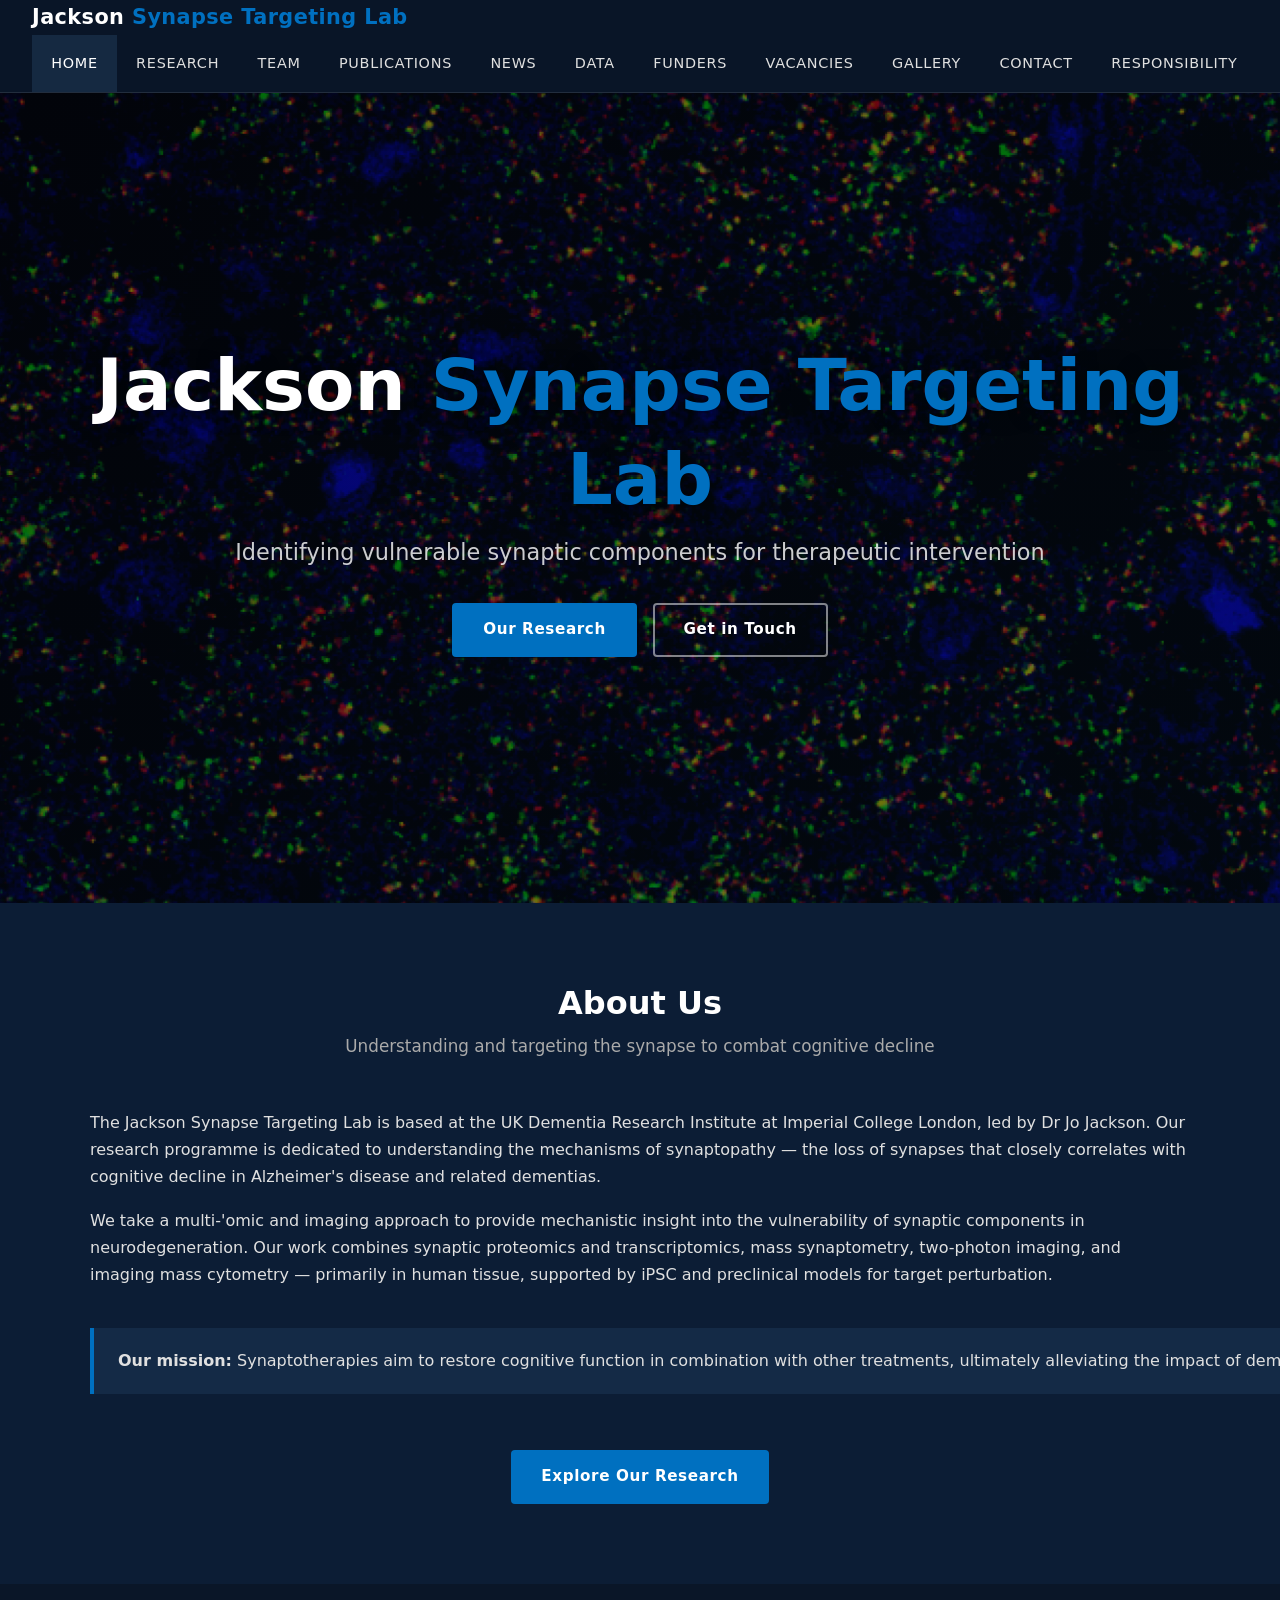
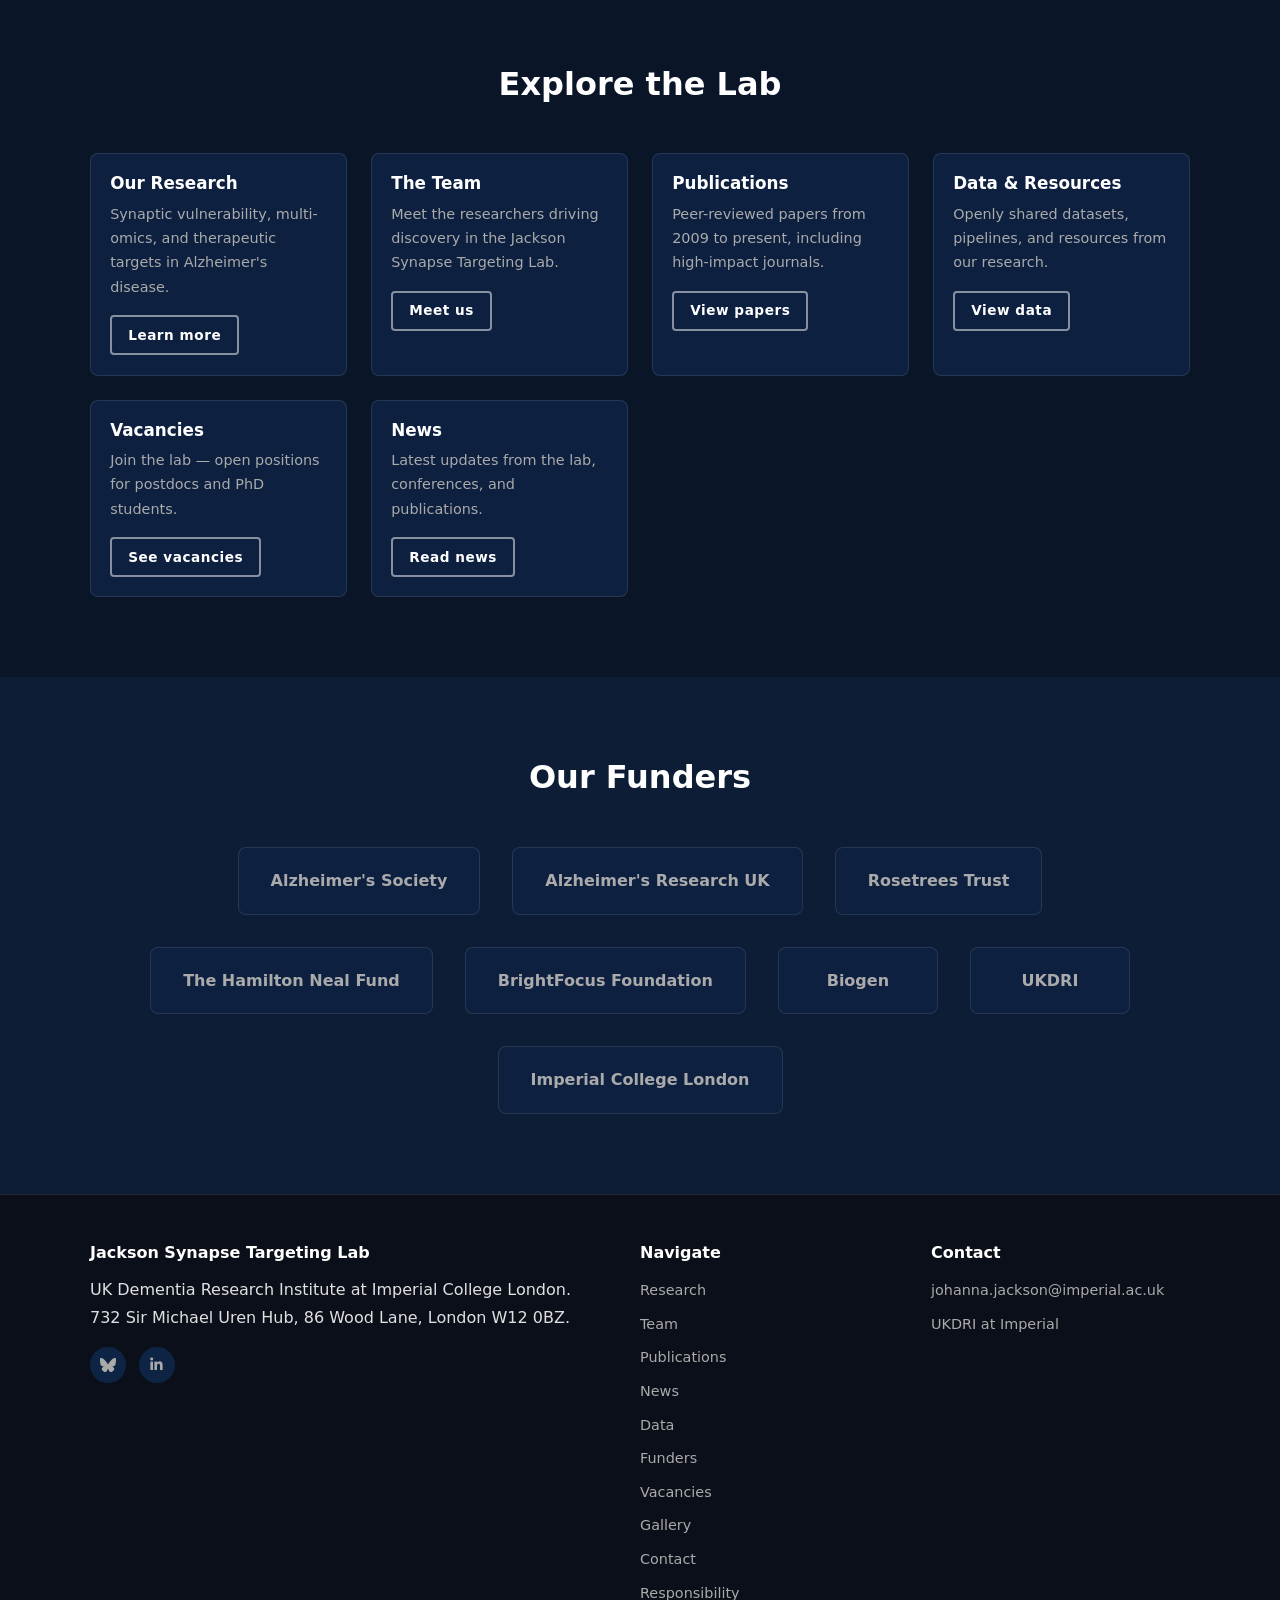
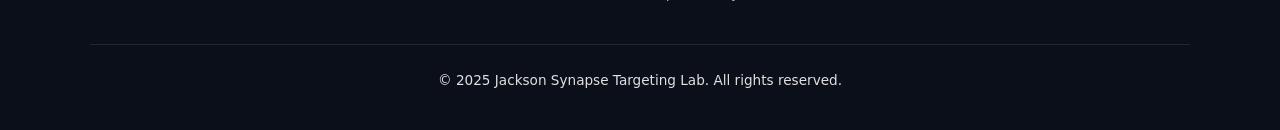
<file: index.html>
﻿<!DOCTYPE html>
<html lang="en">
<head>
  <meta charset="UTF-8"/>
  <meta name="viewport" content="width=device-width, initial-scale=1"/>
  <title>Jackson Synapse Targeting Lab — Synapse Targeting in Neurodegeneration</title>
  <meta name="description" content="The Jackson Synapse Targeting Lab at UKDRI Imperial College London studies synaptic mechanisms in Alzheimer's disease and dementia."/>
  <link rel="stylesheet" href="assets/css/main.css"/>
  <link rel="stylesheet" href="https://cdnjs.cloudflare.com/ajax/libs/font-awesome/6.5.0/css/all.min.css"/>
</head>
<body>

<nav id="nav">
  <a href="index.html" class="nav-logo">Jackson <span>Synapse Targeting Lab</span></a>
  <button id="nav-toggle" aria-label="Menu"><i class="fas fa-bars"></i></button>
  <ul>
    <li><a href="index.html">Home</a></li>
    <li><a href="research.html">Research</a></li>
    <li><a href="team.html">Team</a></li>
    <li><a href="publications.html">Publications</a></li>
    <li><a href="news.html">News</a></li>
    <li><a href="data.html">Data</a></li>
    <li><a href="funding.html">Funders</a></li>
    <li><a href="vacancies.html">Vacancies</a></li>
    <li><a href="gallery.html">Gallery</a></li>
    <li><a href="contact.html">Contact</a></li>
    <li><a href="responsibility.html">Responsibility</a></li>
  </ul>
</nav>

<section id="hero">
  <h1>Jackson <span>Synapse Targeting Lab</span></h1>
  <p class="subtitle">Identifying vulnerable synaptic components for therapeutic intervention</p>
  <div class="btn-group">
    <a href="research.html" class="btn btn-primary">Our Research</a>
    <a href="contact.html" class="btn btn-outline">Get in Touch</a>
  </div>
</section>

<div class="wrapper wrapper-mid">
  <div class="container">
    <div class="section-header">
      <h2>About Us</h2>
      <p>Understanding and targeting the synapse to combat cognitive decline</p>
    </div>
    <p>The Jackson Synapse Targeting Lab is based at the UK Dementia Research Institute at Imperial College London, led by Dr Jo Jackson. Our research programme is dedicated to understanding the mechanisms of synaptopathy — the loss of synapses that closely correlates with cognitive decline in Alzheimer's disease and related dementias.</p>
    <p>We take a multi-'omic and imaging approach to provide mechanistic insight into the vulnerability of synaptic components in neurodegeneration. Our work combines synaptic proteomics and transcriptomics, mass synaptometry, two-photon imaging, and imaging mass cytometry — primarily in human tissue, supported by iPSC and preclinical models for target perturbation.</p>
    <div class="highlight-box" style="display:inline-block; white-space:nowrap;">
      <strong>Our mission:</strong> Synaptotherapies aim to restore cognitive function in combination with other treatments, ultimately alleviating the impact of dementia on society.
    </div>
    <div class="text-center mt-2">
      <a href="research.html" class="btn btn-primary">Explore Our Research</a>
    </div>
  </div>
</div>

<div class="wrapper wrapper-dark">
  <div class="container">
    <div class="section-header">
      <h2>Explore the Lab</h2>
    </div>
    <div class="card-grid">
      <div class="card">
        <div class="card-body">
          <h3>Our Research</h3>
          <p>Synaptic vulnerability, multi-omics, and therapeutic targets in Alzheimer's disease.</p>
          <a href="research.html" class="btn btn-outline" style="margin-top:1rem; font-size:0.85rem; padding:0.4rem 1rem;">Learn more</a>
        </div>
      </div>
      <div class="card">
        <div class="card-body">
          <h3>The Team</h3>
          <p>Meet the researchers driving discovery in the Jackson Synapse Targeting Lab.</p>
          <a href="team.html" class="btn btn-outline" style="margin-top:1rem; font-size:0.85rem; padding:0.4rem 1rem;">Meet us</a>
        </div>
      </div>
      <div class="card">
        <div class="card-body">
          <h3>Publications</h3>
          <p>Peer-reviewed papers from 2009 to present, including high-impact journals.</p>
          <a href="publications.html" class="btn btn-outline" style="margin-top:1rem; font-size:0.85rem; padding:0.4rem 1rem;">View papers</a>
        </div>
      </div>
      <div class="card">
        <div class="card-body">
          <h3>Data &amp; Resources</h3>
          <p>Openly shared datasets, pipelines, and resources from our research.</p>
          <a href="data.html" class="btn btn-outline" style="margin-top:1rem; font-size:0.85rem; padding:0.4rem 1rem;">View data</a>
        </div>
      </div>
      <div class="card">
        <div class="card-body">
          <h3>Vacancies</h3>
          <p>Join the lab — open positions for postdocs and PhD students.</p>
          <a href="vacancies.html" class="btn btn-outline" style="margin-top:1rem; font-size:0.85rem; padding:0.4rem 1rem;">See vacancies</a>
        </div>
      </div>
      <div class="card">
        <div class="card-body">
          <h3>News</h3>
          <p>Latest updates from the lab, conferences, and publications.</p>
          <a href="news.html" class="btn btn-outline" style="margin-top:1rem; font-size:0.85rem; padding:0.4rem 1rem;">Read news</a>
        </div>
      </div>
    </div>
  </div>
</div>

<div class="wrapper wrapper-mid">
  <div class="container">
    <div class="section-header">
      <h2>Our Funders</h2>
    </div>
    <div class="funder-grid">
      <div class="funder-badge">Alzheimer's Society</div>
      <div class="funder-badge">Alzheimer's Research UK</div>
      <div class="funder-badge">Rosetrees Trust</div>
      <div class="funder-badge">The Hamilton Neal Fund</div>
      <div class="funder-badge">BrightFocus Foundation</div>
      <div class="funder-badge">Biogen</div>
      <div class="funder-badge">UKDRI</div>
      <div class="funder-badge">Imperial College London</div>
    </div>
  </div>
</div>

<div id="footer">
  <div class="footer-inner">
    <div class="footer-grid">
      <div>
        <h4>Jackson Synapse Targeting Lab</h4>
        <p>UK Dementia Research Institute at Imperial College London.<br/>732 Sir Michael Uren Hub, 86 Wood Lane, London W12 0BZ.</p>
        <div class="social-icons">
          <a href="https://bsky.app/profile/jojacksonhere.bsky.social" target="_blank" title="Bluesky">
            <svg xmlns="http://www.w3.org/2000/svg" viewBox="0 0 568 501" width="16" height="16" fill="currentColor"><path d="M123.121 33.664C188.241 82.553 258.281 181.68 284 234.873c25.719-53.192 95.759-152.32 160.879-201.208C491.866-1.611 568-28.906 568 57.947c0 17.346-9.945 145.713-15.778 166.555-20.275 72.453-94.155 90.933-159.875 79.748C507.222 323.8 536.444 388.56 473.333 453.32c-119.86 122.992-172.272-30.876-185.702-70.281-2.462-7.227-3.614-10.608-3.631-7.733-.017-2.875-1.169.506-3.631 7.733C266.939 422.444 214.527 576.312 94.667 453.32 31.556 388.56 60.778 323.8 175.653 304.25c-65.72 11.185-139.6-7.295-159.875-79.748C9.945 203.66 0 75.293 0 57.947 0-28.906 76.134-1.611 123.121 33.664Z"/></svg>
          </a>
          <a href="https://www.linkedin.com/in/johannajackson/" target="_blank" title="LinkedIn"><i class="fab fa-linkedin-in"></i></a>
        </div>
      </div>
      <div>
        <h4>Navigate</h4>
        <ul>
          <li><a href="research.html">Research</a></li>
          <li><a href="team.html">Team</a></li>
          <li><a href="publications.html">Publications</a></li>
          <li><a href="news.html">News</a></li>
          <li><a href="data.html">Data</a></li>
          <li><a href="funding.html">Funders</a></li>
          <li><a href="vacancies.html">Vacancies</a></li>
          <li><a href="gallery.html">Gallery</a></li>
    <li><a href="contact.html">Contact</a></li>
          <li><a href="responsibility.html">Responsibility</a></li>
        </ul>
      </div>
      <div>
        <h4>Contact</h4>
        <ul>
          <li><a href="mailto:johanna.jackson@imperial.ac.uk">johanna.jackson@imperial.ac.uk</a></li>
          <li><a href="https://www.imperial.ac.uk/dementia-research-institute" target="_blank">UKDRI at Imperial</a></li>
        </ul>
      </div>
    </div>
    <div class="footer-bottom"><p>&copy; 2025 Jackson Synapse Targeting Lab. All rights reserved.</p></div>
  </div>
</div>

<script src="assets/js/main.js"></script>
</body>
</html>
</file>
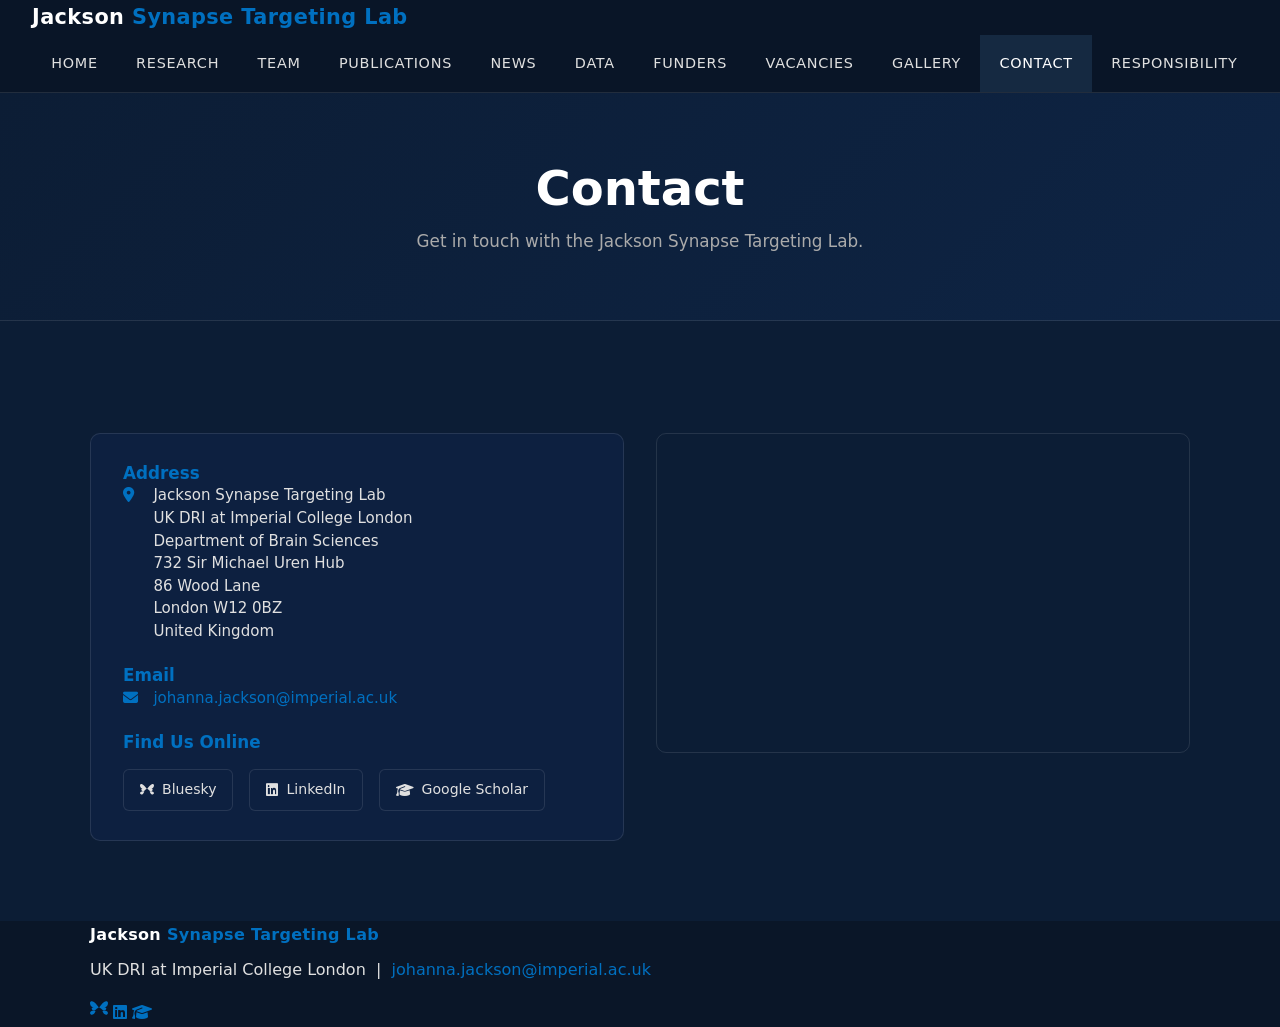
<file: contact.html>
﻿<!DOCTYPE html>
<html lang="en">
<head>
  <meta charset="UTF-8"/>
  <meta name="viewport" content="width=device-width, initial-scale=1"/>
  <title>Contact — Jackson Synapse Targeting Lab</title>
  <meta name="description" content="Contact the Jackson Synapse Targeting Lab at UKDRI Imperial College London."/>
  <link rel="stylesheet" href="assets/css/main.css"/>
  <link rel="stylesheet" href="https://cdnjs.cloudflare.com/ajax/libs/font-awesome/6.5.0/css/all.min.css"/>
  <style>
    .contact-grid {
      display: grid;
      grid-template-columns: 1fr 1fr;
      gap: 2rem;
      margin-top: 2rem;
    }
    @media (max-width: 768px) {
      .contact-grid { grid-template-columns: 1fr; }
    }
    .contact-info-card {
      background: var(--card-bg);
      border: 1px solid var(--border);
      border-radius: 10px;
      padding: 1.8rem 2rem;
    }
    .contact-info-card h3 {
      color: var(--accent);
      margin-top: 0;
      font-size: 1.05rem;
    }
    .contact-row {
      display: flex;
      align-items: flex-start;
      gap: 0.9rem;
      margin-bottom: 1rem;
      color: var(--muted);
      font-size: 0.94rem;
      line-height: 1.5;
    }
    .contact-row i {
      color: var(--accent);
      margin-top: 3px;
      width: 16px;
      flex-shrink: 0;
    }
    .contact-row a { color: var(--accent); text-decoration: none; }
    .contact-row a:hover { text-decoration: underline; }
    .map-container {
      border-radius: 10px;
      overflow: hidden;
      border: 1px solid var(--border);
      height: 320px;
    }
    .map-container iframe {
      width: 100%;
      height: 100%;
      border: none;
      display: block;
    }
    .contact-form-card {
      background: var(--card-bg);
      border: 1px solid var(--border);
      border-radius: 10px;
      padding: 1.8rem 2rem;
      margin-top: 2rem;
    }
    .contact-form-card h2 { color: var(--accent); margin-top: 0; }
    .contact-form-card p { color: var(--muted); font-size: 0.92rem; margin-bottom: 1.4rem; }
    .form-group {
      margin-bottom: 1.1rem;
    }
    .form-group label {
      display: block;
      font-size: 0.85rem;
      color: var(--muted);
      margin-bottom: 0.35rem;
      text-transform: uppercase;
      letter-spacing: 0.05em;
    }
    .form-group input,
    .form-group textarea,
    .form-group select {
      width: 100%;
      background: var(--bg);
      border: 1px solid var(--border);
      border-radius: 6px;
      color: var(--text);
      font-family: inherit;
      font-size: 0.95rem;
      padding: 0.6rem 0.9rem;
      box-sizing: border-box;
      transition: border-color 0.2s;
    }
    .form-group input:focus,
    .form-group textarea:focus,
    .form-group select:focus {
      outline: none;
      border-color: var(--accent);
    }
    .form-group textarea { resize: vertical; min-height: 120px; }
    .social-links-row {
      display: flex;
      gap: 1rem;
      flex-wrap: wrap;
      margin-top: 1rem;
    }
    .social-link-btn {
      display: inline-flex;
      align-items: center;
      gap: 0.5rem;
      padding: 0.5rem 1rem;
      border: 1px solid var(--border);
      border-radius: 6px;
      background: var(--card-bg);
      color: var(--muted);
      font-size: 0.88rem;
      text-decoration: none;
      transition: border-color 0.2s, color 0.2s;
    }
    .social-link-btn:hover { border-color: var(--accent); color: var(--accent); }
  </style>
</head>
<body>

<nav id="nav">
  <a href="index.html" class="nav-logo">Jackson <span>Synapse Targeting Lab</span></a>
  <button id="nav-toggle" aria-label="Menu"><i class="fas fa-bars"></i></button>
  <ul>
    <li><a href="index.html">Home</a></li>
    <li><a href="research.html">Research</a></li>
    <li><a href="team.html">Team</a></li>
    <li><a href="publications.html">Publications</a></li>
    <li><a href="news.html">News</a></li>
    <li><a href="data.html">Data</a></li>
    <li><a href="funding.html">Funders</a></li>
    <li><a href="vacancies.html">Vacancies</a></li>
    <li><a href="gallery.html">Gallery</a></li>
    <li><a href="contact.html">Contact</a></li>
    <li><a href="responsibility.html">Responsibility</a></li>
  </ul>
</nav>

<section class="page-hero">
  <h1>Contact</h1>
  <p>Get in touch with the Jackson Synapse Targeting Lab.</p>
</section>

<div class="wrapper wrapper-mid">
  <div class="container">

    <div class="contact-grid">

      <div class="contact-info-card">
        <h3>Address</h3>
        <div class="contact-row">
          <i class="fas fa-map-marker-alt"></i>
          <span>
            Jackson Synapse Targeting Lab<br/>
            UK DRI at Imperial College London<br/>
            Department of Brain Sciences<br/>
            732 Sir Michael Uren Hub<br/>
            86 Wood Lane<br/>
            London W12 0BZ<br/>
            United Kingdom
          </span>
        </div>
        <h3 style="margin-top:1.4rem">Email</h3>
        <div class="contact-row">
          <i class="fas fa-envelope"></i>
          <a href="mailto:johanna.jackson@imperial.ac.uk">johanna.jackson@imperial.ac.uk</a>
        </div>
        <h3 style="margin-top:1.4rem">Find Us Online</h3>
        <div class="social-links-row">
          <a href="https://bsky.app/profile/jojacksonhere.bsky.social" target="_blank" rel="noopener" class="social-link-btn">
            <svg viewBox="0 0 360 320" xmlns="http://www.w3.org/2000/svg" style="width:14px;height:14px;fill:currentColor"><path d="M180 141.964C163.699 110.262 119.308 51.1817 78.0347 22.044C38.4971 -5.86931 -1.23016 7.58175 0.0336936 45.5802C1.95803 99.0867 36.1157 123.99 72.0041 129.909C50.5518 126.579 17.0025 140.873 44.4847 173.693C75.0258 210.43 99.6441 182.917 125.123 163.525C152.925 142.745 176.309 125.845 180 141.964Z"/><path d="M180 141.964C196.301 110.262 240.692 51.1817 281.965 22.044C321.503 -5.86931 361.23 7.58175 359.966 45.5802C358.042 99.0867 323.884 123.99 287.996 129.909C309.448 126.579 342.997 140.873 315.515 173.693C284.974 210.43 260.356 182.917 234.877 163.525C207.075 142.745 183.691 125.845 180 141.964Z"/><path d="M110.957 199.636C101.308 222.653 90.5921 249.276 74.1464 261.162C40.0234 285.862 6.60561 274.632 2.47649 244.229C-1.58753 214.553 22.3975 201.103 48.1217 196.018C69.0929 191.817 90.5651 192.797 110.957 199.636Z"/><path d="M249.043 199.636C258.692 222.653 269.408 249.276 285.854 261.162C319.977 285.862 353.394 274.632 357.524 244.229C361.588 214.553 337.603 201.103 311.878 196.018C290.907 191.817 269.435 192.797 249.043 199.636Z"/></svg>
            Bluesky
          </a>
          <a href="https://www.linkedin.com/in/johannajackson/" target="_blank" rel="noopener" class="social-link-btn">
            <i class="fab fa-linkedin"></i> LinkedIn
          </a>
          <a href="https://scholar.google.com/citations?user=9JBJIwMAAAAJ&hl=en" target="_blank" rel="noopener" class="social-link-btn">
            <i class="fas fa-graduation-cap"></i> Google Scholar
          </a>
        </div>
      </div>

      <div class="map-container">
        <iframe
          src="https://www.google.com/maps/embed?pb=!1m18!1m12!1m3!1d2483.0!2d-0.22653!3d51.51441!2m3!1f0!2f0!3f0!3m2!1i1024!2i768!4f13.1!3m3!1m2!1s0x48760d86e8aaaaab%3A0x1234567890abcdef!2sSir%20Michael%20Uren%20Hub%2C%2086%20Wood%20Lane%2C%20London%20W12%200BZ!5e0!3m2!1sen!2suk!4v1700000000000"
          allowfullscreen=""
          loading="lazy"
          referrerpolicy="no-referrer-when-downgrade"
          title="Jackson Synapse Targeting Lab location map">
        </iframe>
      </div>

    </div>

  </div>
</div>

<footer>
  <div class="container">
    <p class="nav-logo" style="font-size:1rem;margin-bottom:0.5rem">Jackson <span>Synapse Targeting Lab</span></p>
    <p>UK DRI at Imperial College London &nbsp;|&nbsp; <a href="mailto:johanna.jackson@imperial.ac.uk">johanna.jackson@imperial.ac.uk</a></p>
    <div class="footer-social">
      <a href="https://bsky.app/profile/jojacksonhere.bsky.social" target="_blank" rel="noopener" aria-label="Bluesky">
        <svg viewBox="0 0 360 320" xmlns="http://www.w3.org/2000/svg" style="width:18px;height:18px;fill:currentColor"><path d="M180 141.964C163.699 110.262 119.308 51.1817 78.0347 22.044C38.4971 -5.86931 -1.23016 7.58175 0.0336936 45.5802C1.95803 99.0867 36.1157 123.99 72.0041 129.909C50.5518 126.579 17.0025 140.873 44.4847 173.693C75.0258 210.43 99.6441 182.917 125.123 163.525C152.925 142.745 176.309 125.845 180 141.964Z"/><path d="M180 141.964C196.301 110.262 240.692 51.1817 281.965 22.044C321.503 -5.86931 361.23 7.58175 359.966 45.5802C358.042 99.0867 323.884 123.99 287.996 129.909C309.448 126.579 342.997 140.873 315.515 173.693C284.974 210.43 260.356 182.917 234.877 163.525C207.075 142.745 183.691 125.845 180 141.964Z"/><path d="M110.957 199.636C101.308 222.653 90.5921 249.276 74.1464 261.162C40.0234 285.862 6.60561 274.632 2.47649 244.229C-1.58753 214.553 22.3975 201.103 48.1217 196.018C69.0929 191.817 90.5651 192.797 110.957 199.636Z"/><path d="M249.043 199.636C258.692 222.653 269.408 249.276 285.854 261.162C319.977 285.862 353.394 274.632 357.524 244.229C361.588 214.553 337.603 201.103 311.878 196.018C290.907 191.817 269.435 192.797 249.043 199.636Z"/></svg>
      </a>
      <a href="https://www.linkedin.com/in/johannajackson/" target="_blank" rel="noopener" aria-label="LinkedIn"><i class="fab fa-linkedin"></i></a>
      <a href="https://scholar.google.com/citations?user=9JBJIwMAAAAJ&hl=en" target="_blank" rel="noopener" aria-label="Google Scholar"><i class="fas fa-graduation-cap"></i></a>
    </div>
  </div>
</footer>

<script src="assets/js/main.js"></script>
</body>
</html>
</file>
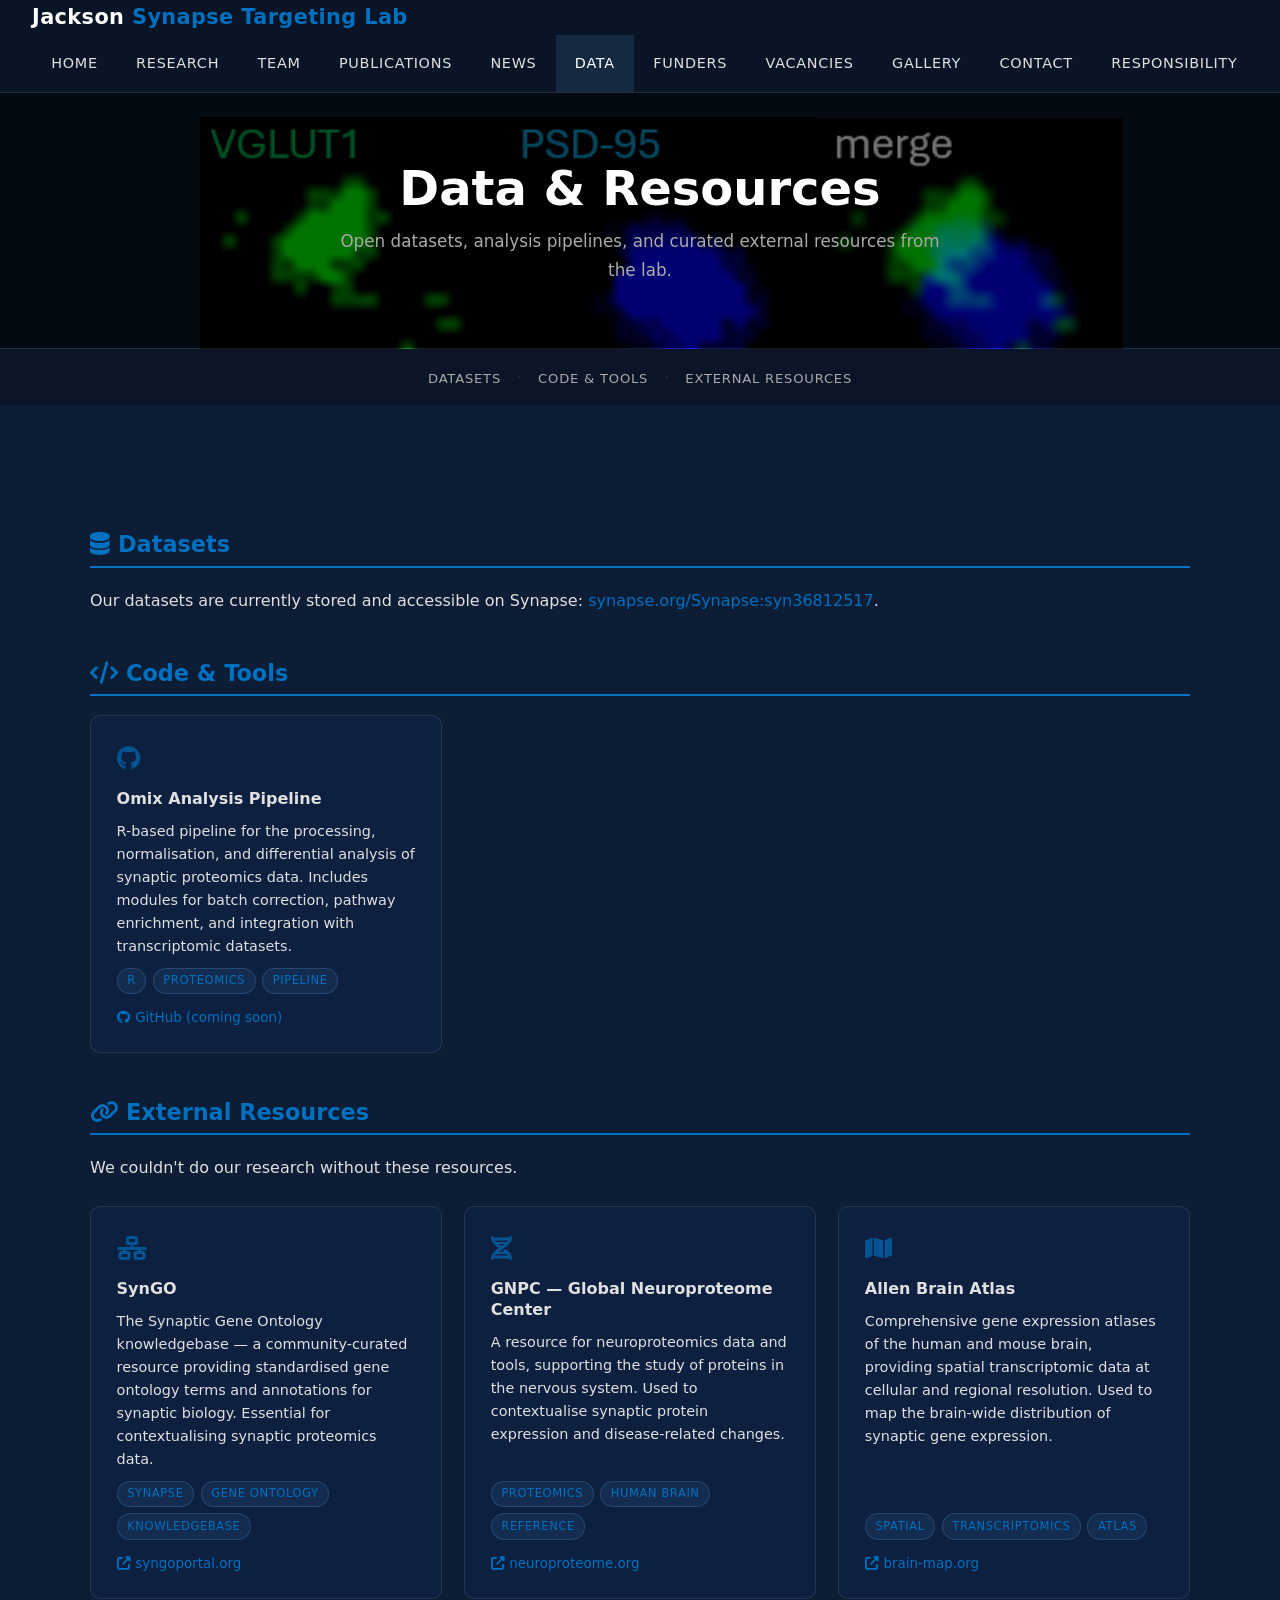
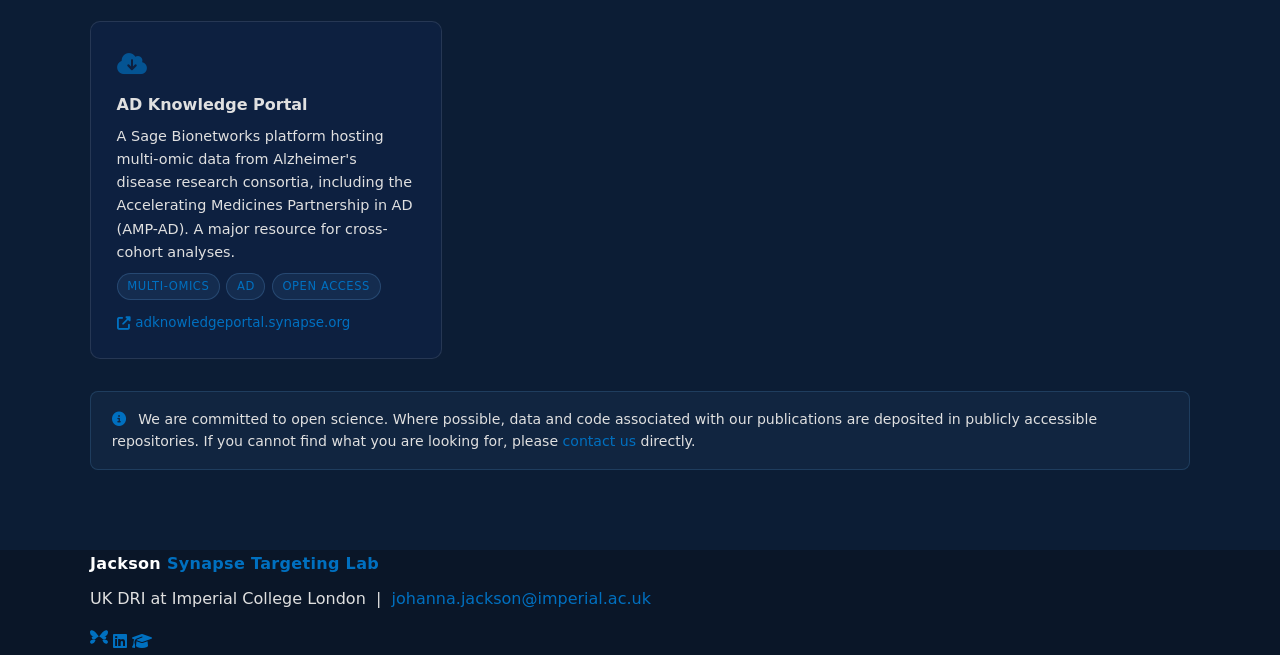
<file: data.html>
﻿<!DOCTYPE html>
<html lang="en">
<head>
  <meta charset="UTF-8"/>
  <meta name="viewport" content="width=device-width, initial-scale=1"/>
  <title>Data &amp; Resources — Jackson Synapse Targeting Lab</title>
  <meta name="description" content="Open datasets, analysis code, and external resources from the Jackson Synapse Targeting Lab, UKDRI Imperial College London."/>
  <link rel="stylesheet" href="assets/css/main.css"/>
  <link rel="stylesheet" href="https://cdnjs.cloudflare.com/ajax/libs/font-awesome/6.5.0/css/all.min.css"/>
  <style>
    .data-section-title {
      font-size: 1.4rem;
      color: var(--accent);
      border-bottom: 2px solid var(--accent);
      padding-bottom: 0.4rem;
      margin: 2.8rem 0 1.2rem;
    }
    .data-grid {
      display: grid;
      grid-template-columns: repeat(auto-fill, minmax(300px, 1fr));
      gap: 1.4rem;
    }
    .data-card {
      background: var(--card-bg);
      border: 1px solid var(--border);
      border-radius: 10px;
      padding: 1.4rem 1.6rem;
      display: flex;
      flex-direction: column;
      gap: 0.6rem;
    }
    .data-card h3 {
      font-size: 1rem;
      color: var(--heading);
      margin: 0;
    }
    .data-card p {
      font-size: 0.9rem;
      color: var(--muted);
      line-height: 1.6;
      margin: 0;
      flex: 1;
    }
    .data-card .data-tags {
      display: flex;
      flex-wrap: wrap;
      gap: 0.4rem;
    }
    .data-tag {
      font-size: 0.72rem;
      background: rgba(91,155,213,0.1);
      color: var(--accent);
      border: 1px solid rgba(91,155,213,0.25);
      border-radius: 20px;
      padding: 0.15rem 0.6rem;
      text-transform: uppercase;
      letter-spacing: 0.05em;
    }
    .data-card a.data-link {
      display: inline-flex;
      align-items: center;
      gap: 0.35rem;
      font-size: 0.84rem;
      color: var(--accent);
      text-decoration: none;
      margin-top: 0.2rem;
    }
    .data-card a.data-link:hover { text-decoration: underline; }
    .data-card .data-icon {
      font-size: 1.5rem;
      color: var(--accent);
      opacity: 0.65;
    }
    .open-data-note {
      background: rgba(91,155,213,0.07);
      border: 1px solid rgba(91,155,213,0.2);
      border-radius: 8px;
      padding: 1rem 1.3rem;
      font-size: 0.88rem;
      color: var(--muted);
      margin-top: 2rem;
      line-height: 1.6;
    }
    .page-hero-img {
      position: relative;
      background-size: auto 130%;
      background-position: center top;
      background-repeat: no-repeat;
    }
    .page-hero-img::before {
      content: '';
      position: absolute;
      inset: 0;
      background: rgba(0,0,0,0.55);
    }
    .page-hero-img h1,
    .page-hero-img p {
      position: relative;
    }
  </style>
</head>
<body>

<nav id="nav">
  <a href="index.html" class="nav-logo">Jackson <span>Synapse Targeting Lab</span></a>
  <button id="nav-toggle" aria-label="Menu"><i class="fas fa-bars"></i></button>
  <ul>
    <li><a href="index.html">Home</a></li>
    <li><a href="research.html">Research</a></li>
    <li><a href="team.html">Team</a></li>
    <li><a href="publications.html">Publications</a></li>
    <li><a href="news.html">News</a></li>
    <li><a href="data.html">Data</a></li>
    <li><a href="funding.html">Funders</a></li>
    <li><a href="vacancies.html">Vacancies</a></li>
    <li><a href="gallery.html">Gallery</a></li>
    <li><a href="contact.html">Contact</a></li>
    <li><a href="responsibility.html">Responsibility</a></li>
  </ul>
</nav>

<section class="page-hero page-hero-img" style="background-image:url('assets/VGLUT1PSD95.png');">
  <h1>Data &amp; Resources</h1>
  <p>Open datasets, analysis pipelines, and curated external resources from the lab.</p>
</section>

<ul class="page-toc">
  <li><a href="#datasets">Datasets</a></li>
  <li><a href="#code">Code &amp; Tools</a></li>
  <li><a href="#external">External Resources</a></li>
</ul>

<div class="wrapper wrapper-mid">
  <div class="container">

    <!-- DATASETS -->
    <h2 id="datasets" class="data-section-title"><i class="fas fa-database" style="margin-right:0.5rem"></i>Datasets</h2>
    <p style="margin-bottom:1.5rem;">Our datasets are currently stored and accessible on Synapse: <a href="https://www.synapse.org/Synapse:syn36812517" target="_blank" rel="noopener">synapse.org/Synapse:syn36812517</a>.</p>

    <!-- CODE & TOOLS -->
    <h2 id="code" class="data-section-title"><i class="fas fa-code" style="margin-right:0.5rem"></i>Code &amp; Tools</h2>
    <div class="data-grid">

      <div class="data-card">
        <div class="data-icon"><i class="fab fa-github"></i></div>
        <h3>Omix Analysis Pipeline</h3>
        <p>R-based pipeline for the processing, normalisation, and differential analysis of synaptic proteomics data. Includes modules for batch correction, pathway enrichment, and integration with transcriptomic datasets.</p>
        <div class="data-tags">
          <span class="data-tag">R</span>
          <span class="data-tag">Proteomics</span>
          <span class="data-tag">Pipeline</span>
        </div>
        <a href="https://github.com/" target="_blank" rel="noopener" class="data-link"><i class="fab fa-github"></i> GitHub (coming soon)</a>
      </div>

    </div>

    <!-- EXTERNAL RESOURCES -->
    <h2 id="external" class="data-section-title"><i class="fas fa-link" style="margin-right:0.5rem"></i>External Resources</h2>
    <p style="margin-bottom:1.5rem;">We couldn't do our research without these resources.</p>
    <div class="data-grid">

      <div class="data-card">
        <div class="data-icon"><i class="fas fa-network-wired"></i></div>
        <h3>SynGO</h3>
        <p>The Synaptic Gene Ontology knowledgebase — a community-curated resource providing standardised gene ontology terms and annotations for synaptic biology. Essential for contextualising synaptic proteomics data.</p>
        <div class="data-tags">
          <span class="data-tag">Synapse</span>
          <span class="data-tag">Gene ontology</span>
          <span class="data-tag">Knowledgebase</span>
        </div>
        <a href="https://www.syngoportal.org/" target="_blank" rel="noopener" class="data-link"><i class="fas fa-external-link-alt"></i> syngoportal.org</a>
      </div>

      <div class="data-card">
        <div class="data-icon"><i class="fas fa-dna"></i></div>
        <h3>GNPC — Global Neuroproteome Center</h3>
        <p>A resource for neuroproteomics data and tools, supporting the study of proteins in the nervous system. Used to contextualise synaptic protein expression and disease-related changes.</p>
        <div class="data-tags">
          <span class="data-tag">Proteomics</span>
          <span class="data-tag">Human brain</span>
          <span class="data-tag">Reference</span>
        </div>
        <a href="https://www.neuroproteome.org/" target="_blank" rel="noopener" class="data-link"><i class="fas fa-external-link-alt"></i> neuroproteome.org</a>
      </div>

      <div class="data-card">
        <div class="data-icon"><i class="fas fa-map"></i></div>
        <h3>Allen Brain Atlas</h3>
        <p>Comprehensive gene expression atlases of the human and mouse brain, providing spatial transcriptomic data at cellular and regional resolution. Used to map the brain-wide distribution of synaptic gene expression.</p>
        <div class="data-tags">
          <span class="data-tag">Spatial</span>
          <span class="data-tag">Transcriptomics</span>
          <span class="data-tag">Atlas</span>
        </div>
        <a href="https://portal.brain-map.org/" target="_blank" rel="noopener" class="data-link"><i class="fas fa-external-link-alt"></i> brain-map.org</a>
      </div>

      <div class="data-card">
        <div class="data-icon"><i class="fas fa-cloud-download-alt"></i></div>
        <h3>AD Knowledge Portal</h3>
        <p>A Sage Bionetworks platform hosting multi-omic data from Alzheimer's disease research consortia, including the Accelerating Medicines Partnership in AD (AMP-AD). A major resource for cross-cohort analyses.</p>
        <div class="data-tags">
          <span class="data-tag">Multi-omics</span>
          <span class="data-tag">AD</span>
          <span class="data-tag">Open access</span>
        </div>
        <a href="https://adknowledgeportal.synapse.org/" target="_blank" rel="noopener" class="data-link"><i class="fas fa-external-link-alt"></i> adknowledgeportal.synapse.org</a>
      </div>

    </div>

    <div class="open-data-note">
      <i class="fas fa-info-circle" style="color:var(--accent);margin-right:0.5rem"></i>
      We are committed to open science. Where possible, data and code associated with our publications are deposited in publicly accessible repositories. If you cannot find what you are looking for, please <a href="contact.html" style="color:var(--accent)">contact us</a> directly.
    </div>

  </div>
</div>

<footer>
  <div class="container">
    <p class="nav-logo" style="font-size:1rem;margin-bottom:0.5rem">Jackson <span>Synapse Targeting Lab</span></p>
    <p>UK DRI at Imperial College London &nbsp;|&nbsp; <a href="mailto:johanna.jackson@imperial.ac.uk">johanna.jackson@imperial.ac.uk</a></p>
    <div class="footer-social">
      <a href="https://bsky.app/profile/jojacksonhere.bsky.social" target="_blank" rel="noopener" aria-label="Bluesky">
        <svg viewBox="0 0 360 320" xmlns="http://www.w3.org/2000/svg" style="width:18px;height:18px;fill:currentColor"><path d="M180 141.964C163.699 110.262 119.308 51.1817 78.0347 22.044C38.4971 -5.86931 -1.23016 7.58175 0.0336936 45.5802C1.95803 99.0867 36.1157 123.99 72.0041 129.909C50.5518 126.579 17.0025 140.873 44.4847 173.693C75.0258 210.43 99.6441 182.917 125.123 163.525C152.925 142.745 176.309 125.845 180 141.964Z"/><path d="M180 141.964C196.301 110.262 240.692 51.1817 281.965 22.044C321.503 -5.86931 361.23 7.58175 359.966 45.5802C358.042 99.0867 323.884 123.99 287.996 129.909C309.448 126.579 342.997 140.873 315.515 173.693C284.974 210.43 260.356 182.917 234.877 163.525C207.075 142.745 183.691 125.845 180 141.964Z"/><path d="M110.957 199.636C101.308 222.653 90.5921 249.276 74.1464 261.162C40.0234 285.862 6.60561 274.632 2.47649 244.229C-1.58753 214.553 22.3975 201.103 48.1217 196.018C69.0929 191.817 90.5651 192.797 110.957 199.636Z"/><path d="M249.043 199.636C258.692 222.653 269.408 249.276 285.854 261.162C319.977 285.862 353.394 274.632 357.524 244.229C361.588 214.553 337.603 201.103 311.878 196.018C290.907 191.817 269.435 192.797 249.043 199.636Z"/></svg>
      </a>
      <a href="https://www.linkedin.com/in/johannajackson/" target="_blank" rel="noopener" aria-label="LinkedIn"><i class="fab fa-linkedin"></i></a>
      <a href="https://scholar.google.com/citations?user=9JBJIwMAAAAJ&hl=en" target="_blank" rel="noopener" aria-label="Google Scholar"><i class="fas fa-graduation-cap"></i></a>
    </div>
  </div>
</footer>

<script src="assets/js/main.js"></script>
</body>
</html>
</file>
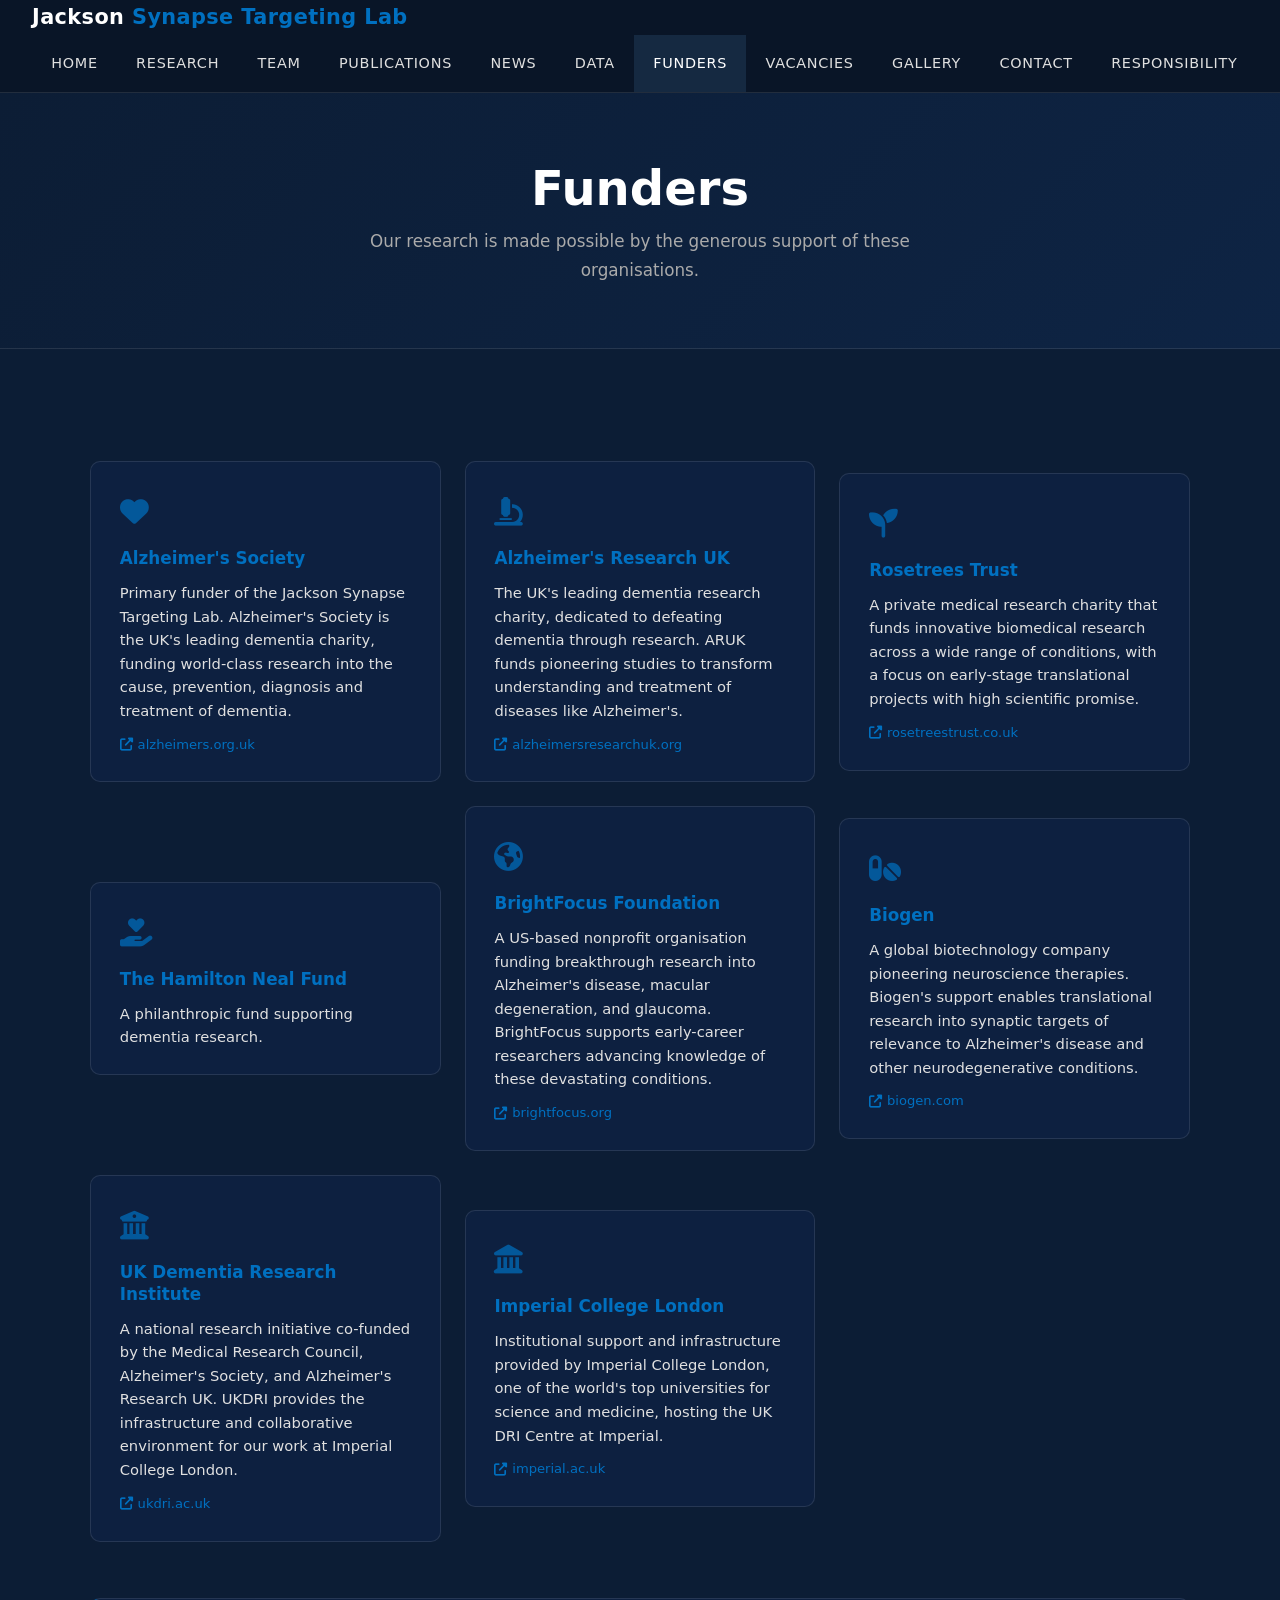
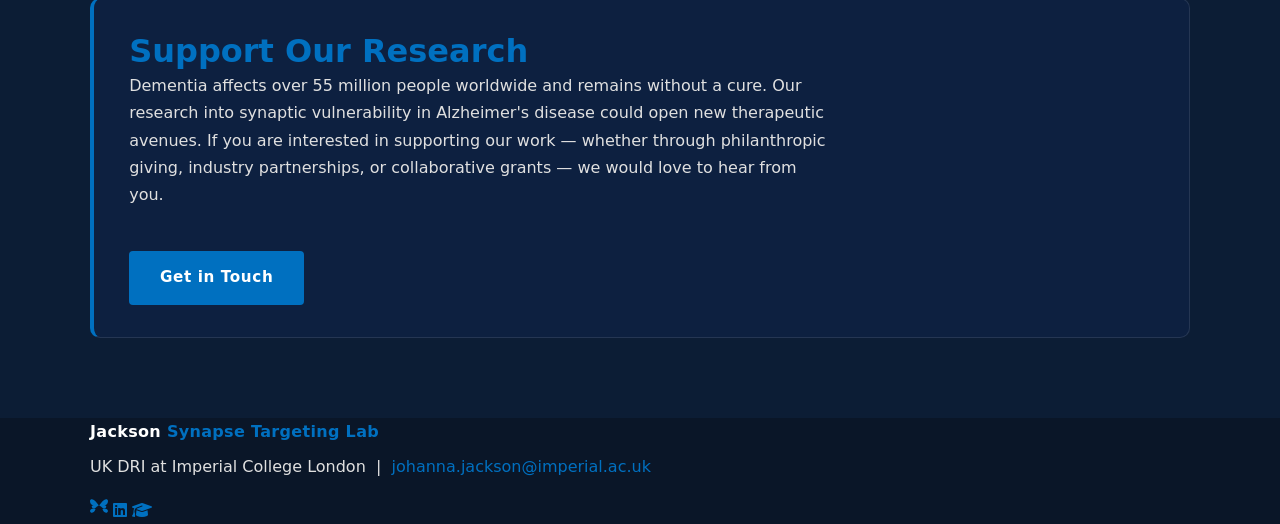
<file: funding.html>
﻿<!DOCTYPE html>
<html lang="en">
<head>
  <meta charset="UTF-8"/>
  <meta name="viewport" content="width=device-width, initial-scale=1"/>
  <title>Funders — Jackson Synapse Targeting Lab</title>
  <meta name="description" content="Funding sources supporting the Jackson Synapse Targeting Lab at UKDRI Imperial College London."/>
  <link rel="stylesheet" href="assets/css/main.css"/>
  <link rel="stylesheet" href="https://cdnjs.cloudflare.com/ajax/libs/font-awesome/6.5.0/css/all.min.css"/>
  <style>
    .funder-grid {
      display: grid;
      grid-template-columns: repeat(auto-fill, minmax(300px, 1fr));
      gap: 1.5rem;
      margin-top: 2rem;
    }
    .funder-card {
      background: var(--card-bg);
      border: 1px solid var(--border);
      border-radius: 10px;
      padding: 1.6rem 1.8rem;
      display: flex;
      flex-direction: column;
      gap: 0.7rem;
    }
    .funder-card h3 {
      font-size: 1.05rem;
      color: var(--accent);
      margin: 0;
    }
    .funder-card p {
      font-size: 0.92rem;
      color: var(--muted);
      line-height: 1.6;
      margin: 0;
      flex: 1;
    }
    .funder-card a.funder-link {
      font-size: 0.82rem;
      color: var(--accent);
      text-decoration: none;
      display: inline-flex;
      align-items: center;
      gap: 0.3rem;
    }
    .funder-card a.funder-link:hover { text-decoration: underline; }
    .funder-icon {
      font-size: 1.8rem;
      color: var(--accent);
      opacity: 0.7;
    }
    .support-section {
      margin-top: 3.5rem;
      background: var(--card-bg);
      border: 1px solid var(--border);
      border-left: 4px solid var(--accent);
      border-radius: 10px;
      padding: 2rem 2.2rem;
    }
    .support-section h2 {
      color: var(--accent);
      margin-top: 0;
    }
    .support-section p {
      color: var(--muted);
      line-height: 1.7;
      max-width: 700px;
    }
  </style>
</head>
<body>

<nav id="nav">
  <a href="index.html" class="nav-logo">Jackson <span>Synapse Targeting Lab</span></a>
  <button id="nav-toggle" aria-label="Menu"><i class="fas fa-bars"></i></button>
  <ul>
    <li><a href="index.html">Home</a></li>
    <li><a href="research.html">Research</a></li>
    <li><a href="team.html">Team</a></li>
    <li><a href="publications.html">Publications</a></li>
    <li><a href="news.html">News</a></li>
    <li><a href="data.html">Data</a></li>
    <li><a href="funding.html">Funders</a></li>
    <li><a href="vacancies.html">Vacancies</a></li>
    <li><a href="gallery.html">Gallery</a></li>
    <li><a href="contact.html">Contact</a></li>
    <li><a href="responsibility.html">Responsibility</a></li>
  </ul>
</nav>

<section class="page-hero">
  <h1>Funders</h1>
  <p>Our research is made possible by the generous support of these organisations.</p>
</section>

<div class="wrapper wrapper-mid">
  <div class="container">

    <div class="funder-grid">

      <div class="funder-card">
        <div class="funder-icon"><i class="fas fa-heart"></i></div>
        <h3>Alzheimer's Society</h3>
        <p>Primary funder of the Jackson Synapse Targeting Lab. Alzheimer's Society is the UK's leading dementia charity, funding world-class research into the cause, prevention, diagnosis and treatment of dementia.</p>
        <a href="https://www.alzheimers.org.uk/" target="_blank" rel="noopener" class="funder-link"><i class="fas fa-external-link-alt"></i> alzheimers.org.uk</a>
      </div>

      <div class="funder-card">
        <div class="funder-icon"><i class="fas fa-microscope"></i></div>
        <h3>Alzheimer's Research UK</h3>
        <p>The UK's leading dementia research charity, dedicated to defeating dementia through research. ARUK funds pioneering studies to transform understanding and treatment of diseases like Alzheimer's.</p>
        <a href="https://www.alzheimersresearchuk.org/" target="_blank" rel="noopener" class="funder-link"><i class="fas fa-external-link-alt"></i> alzheimersresearchuk.org</a>
      </div>

      <div class="funder-card">
        <div class="funder-icon"><i class="fas fa-seedling"></i></div>
        <h3>Rosetrees Trust</h3>
        <p>A private medical research charity that funds innovative biomedical research across a wide range of conditions, with a focus on early-stage translational projects with high scientific promise.</p>
        <a href="https://rosetreestrust.co.uk/" target="_blank" rel="noopener" class="funder-link"><i class="fas fa-external-link-alt"></i> rosetreestrust.co.uk</a>
      </div>

      <div class="funder-card">
        <div class="funder-icon"><i class="fas fa-hand-holding-heart"></i></div>
        <h3>The Hamilton Neal Fund</h3>
        <p>A philanthropic fund supporting dementia research.</p>
      </div>

      <div class="funder-card">
        <div class="funder-icon"><i class="fas fa-globe-americas"></i></div>
        <h3>BrightFocus Foundation</h3>
        <p>A US-based nonprofit organisation funding breakthrough research into Alzheimer's disease, macular degeneration, and glaucoma. BrightFocus supports early-career researchers advancing knowledge of these devastating conditions.</p>
        <a href="https://www.brightfocus.org/" target="_blank" rel="noopener" class="funder-link"><i class="fas fa-external-link-alt"></i> brightfocus.org</a>
      </div>

      <div class="funder-card">
        <div class="funder-icon"><i class="fas fa-pills"></i></div>
        <h3>Biogen</h3>
        <p>A global biotechnology company pioneering neuroscience therapies. Biogen's support enables translational research into synaptic targets of relevance to Alzheimer's disease and other neurodegenerative conditions.</p>
        <a href="https://www.biogen.com/" target="_blank" rel="noopener" class="funder-link"><i class="fas fa-external-link-alt"></i> biogen.com</a>
      </div>

      <div class="funder-card">
        <div class="funder-icon"><i class="fas fa-university"></i></div>
        <h3>UK Dementia Research Institute</h3>
        <p>A national research initiative co-funded by the Medical Research Council, Alzheimer's Society, and Alzheimer's Research UK. UKDRI provides the infrastructure and collaborative environment for our work at Imperial College London.</p>
        <a href="https://ukdri.ac.uk/" target="_blank" rel="noopener" class="funder-link"><i class="fas fa-external-link-alt"></i> ukdri.ac.uk</a>
      </div>

      <div class="funder-card">
        <div class="funder-icon"><i class="fas fa-landmark"></i></div>
        <h3>Imperial College London</h3>
        <p>Institutional support and infrastructure provided by Imperial College London, one of the world's top universities for science and medicine, hosting the UK DRI Centre at Imperial.</p>
        <a href="https://www.imperial.ac.uk/" target="_blank" rel="noopener" class="funder-link"><i class="fas fa-external-link-alt"></i> imperial.ac.uk</a>
      </div>

    </div>

    <div class="support-section">
      <h2>Support Our Research</h2>
      <p>Dementia affects over 55 million people worldwide and remains without a cure. Our research into synaptic vulnerability in Alzheimer's disease could open new therapeutic avenues. If you are interested in supporting our work — whether through philanthropic giving, industry partnerships, or collaborative grants — we would love to hear from you.</p>
      <br/>
      <a href="contact.html" class="btn btn-primary">Get in Touch</a>
    </div>

  </div>
</div>

<footer>
  <div class="container">
    <p class="nav-logo" style="font-size:1rem;margin-bottom:0.5rem">Jackson <span>Synapse Targeting Lab</span></p>
    <p>UK DRI at Imperial College London &nbsp;|&nbsp; <a href="mailto:johanna.jackson@imperial.ac.uk">johanna.jackson@imperial.ac.uk</a></p>
    <div class="footer-social">
      <a href="https://bsky.app/profile/jojacksonhere.bsky.social" target="_blank" rel="noopener" aria-label="Bluesky">
        <svg viewBox="0 0 360 320" xmlns="http://www.w3.org/2000/svg" style="width:18px;height:18px;fill:currentColor"><path d="M180 141.964C163.699 110.262 119.308 51.1817 78.0347 22.044C38.4971 -5.86931 -1.23016 7.58175 0.0336936 45.5802C1.95803 99.0867 36.1157 123.99 72.0041 129.909C50.5518 126.579 17.0025 140.873 44.4847 173.693C75.0258 210.43 99.6441 182.917 125.123 163.525C152.925 142.745 176.309 125.845 180 141.964Z"/><path d="M180 141.964C196.301 110.262 240.692 51.1817 281.965 22.044C321.503 -5.86931 361.23 7.58175 359.966 45.5802C358.042 99.0867 323.884 123.99 287.996 129.909C309.448 126.579 342.997 140.873 315.515 173.693C284.974 210.43 260.356 182.917 234.877 163.525C207.075 142.745 183.691 125.845 180 141.964Z"/><path d="M110.957 199.636C101.308 222.653 90.5921 249.276 74.1464 261.162C40.0234 285.862 6.60561 274.632 2.47649 244.229C-1.58753 214.553 22.3975 201.103 48.1217 196.018C69.0929 191.817 90.5651 192.797 110.957 199.636Z"/><path d="M249.043 199.636C258.692 222.653 269.408 249.276 285.854 261.162C319.977 285.862 353.394 274.632 357.524 244.229C361.588 214.553 337.603 201.103 311.878 196.018C290.907 191.817 269.435 192.797 249.043 199.636Z"/></svg>
      </a>
      <a href="https://www.linkedin.com/in/johannajackson/" target="_blank" rel="noopener" aria-label="LinkedIn"><i class="fab fa-linkedin"></i></a>
      <a href="https://scholar.google.com/citations?user=9JBJIwMAAAAJ&hl=en" target="_blank" rel="noopener" aria-label="Google Scholar"><i class="fas fa-graduation-cap"></i></a>
    </div>
  </div>
</footer>

<script src="assets/js/main.js"></script>
</body>
</html>
</file>
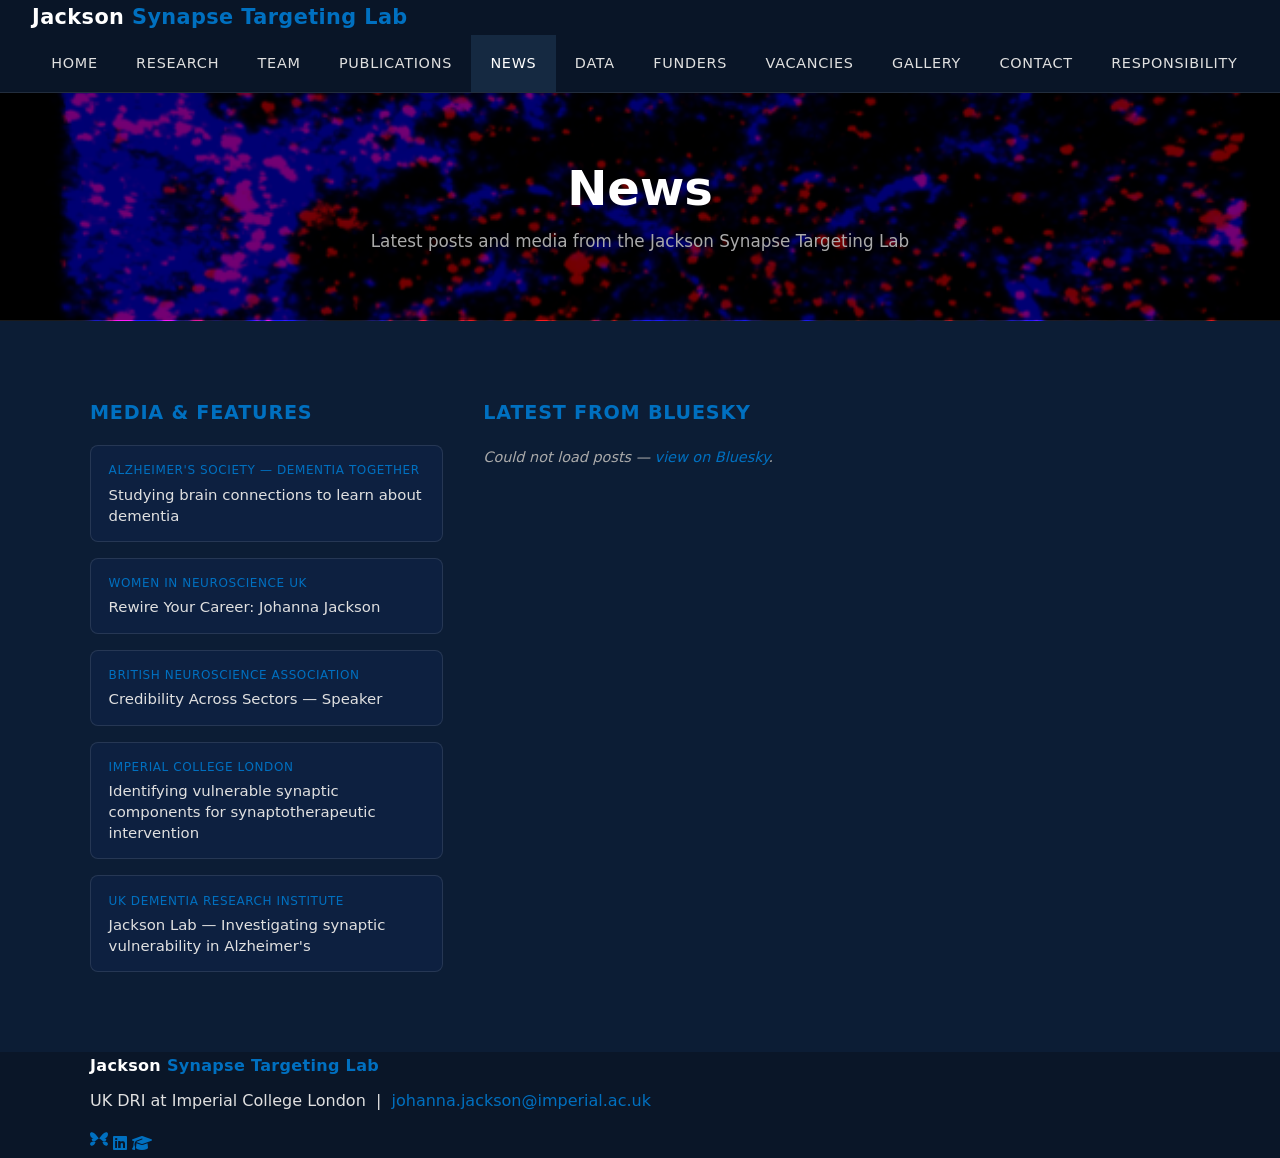
<file: news.html>
﻿<!DOCTYPE html>
<html lang="en">
<head>
  <meta charset="UTF-8"/>
  <meta name="viewport" content="width=device-width, initial-scale=1"/>
  <title>News — Jackson Synapse Targeting Lab</title>
  <meta name="description" content="Latest news and updates from the Jackson Synapse Targeting Lab at UKDRI Imperial College London."/>
  <link rel="stylesheet" href="assets/css/main.css"/>
  <link rel="stylesheet" href="https://cdnjs.cloudflare.com/ajax/libs/font-awesome/6.5.0/css/all.min.css"/>
  <style>
    .news-grid {
      display: grid;
      grid-template-columns: repeat(auto-fill, minmax(320px, 1fr));
      gap: 1.4rem;
      margin-bottom: 1.5rem;
    }
    .news-card {
      background: var(--card-bg);
      border: 1px solid var(--border);
      border-radius: 10px;
      padding: 1.2rem 1.4rem;
      display: flex;
      flex-direction: column;
      gap: 0.6rem;
    }
    .news-date {
      font-size: 0.78rem;
      color: var(--text-muted);
      text-transform: uppercase;
      letter-spacing: 0.06em;
    }
    .news-text {
      font-size: 0.97rem;
      line-height: 1.6;
      color: var(--text);
      flex: 1;
    }
    .news-link {
      display: flex;
      flex-direction: column;
      background: rgba(91,155,213,0.08);
      border: 1px solid var(--border);
      border-radius: 6px;
      padding: 0.7rem 0.9rem;
      text-decoration: none;
      gap: 0.2rem;
    }
    .news-link .link-title {
      font-size: 0.88rem;
      font-weight: 600;
      color: var(--accent);
    }
    .news-link .link-desc {
      font-size: 0.8rem;
      color: var(--text-muted);
      line-height: 1.4;
    }
    .bsky-badge {
      display: inline-flex;
      align-items: center;
      gap: 0.35rem;
      font-size: 0.75rem;
      color: var(--text-muted);
      text-decoration: none;
      margin-top: auto;
    }
    .bsky-badge svg { width:14px; height:14px; fill:#0085ff; }
    .load-more-wrap { text-align:center; margin: 1rem 0 2rem; }
    .media-link-card {
      display: flex;
      flex-direction: column;
      gap: 0.25rem;
      background: var(--card-bg);
      border: 1px solid var(--border);
      border-radius: 8px;
      padding: 0.9rem 1.1rem;
      text-decoration: none;
      transition: border-color 0.2s;
    }
    .media-link-card:hover { border-color: var(--accent); }
    .media-source { font-size: 0.75rem; color: var(--accent); text-transform: uppercase; letter-spacing: 0.05em; }
    .media-title { font-size: 0.93rem; color: var(--text); font-weight: 500; line-height: 1.4; }
    @media (max-width: 700px) {
      .news-two-col { grid-template-columns: 1fr !important; }
    }
    #load-more { display:none; }
    .page-hero-img {
      position: relative;
      background-size: cover;
      background-position: center;
      background-repeat: no-repeat;
    }
    .page-hero-img::before {
      content: '';
      position: absolute;
      inset: 0;
      background: rgba(0,0,0,0.55);
    }
    .page-hero-img h1,
    .page-hero-img p {
      position: relative;
    }
  </style>
</head>
<body>

<nav id="nav">
  <a href="index.html" class="nav-logo">Jackson <span>Synapse Targeting Lab</span></a>
  <button id="nav-toggle" aria-label="Menu"><i class="fas fa-bars"></i></button>
  <ul>
    <li><a href="index.html">Home</a></li>
    <li><a href="research.html">Research</a></li>
    <li><a href="team.html">Team</a></li>
    <li><a href="publications.html">Publications</a></li>
    <li><a href="news.html">News</a></li>
    <li><a href="data.html">Data</a></li>
    <li><a href="funding.html">Funders</a></li>
    <li><a href="vacancies.html">Vacancies</a></li>
    <li><a href="gallery.html">Gallery</a></li>
    <li><a href="contact.html">Contact</a></li>
    <li><a href="responsibility.html">Responsibility</a></li>
  </ul>
</nav>

<section class="page-hero page-hero-img" style="background-image:url('assets/GFAP_SV2a2.png');">
  <h1>News</h1>
  <p>Latest posts and media from the Jackson Synapse Targeting Lab</p>
</section>


<div class="wrapper wrapper-mid">
  <div class="container">
    <div style="display:grid; grid-template-columns:1fr 2fr; gap:2.5rem; align-items:start;">

      <!-- LEFT: Media & Links -->
      <div>
        <h2 id="media" style="font-size:1.2rem; margin-bottom:1.2rem; color:var(--accent); letter-spacing:0.04em; text-transform:uppercase;">Media &amp; Features</h2>

        <div style="display:flex; flex-direction:column; gap:1rem;">

          <a href="https://www.alzheimers.org.uk/get-support/publications-and-factsheets/dementia-together/studying-brain-connections-learn-about-dementia" target="_blank" rel="noopener" class="media-link-card">
            <span class="media-source">Alzheimer's Society — Dementia Together</span>
            <span class="media-title">Studying brain connections to learn about dementia</span>
          </a>

          <a href="https://www.womeninneuroscienceuk.org/post/rewire-your-career-johanna-jackson" target="_blank" rel="noopener" class="media-link-card">
            <span class="media-source">Women in Neuroscience UK</span>
            <span class="media-title">Rewire Your Career: Johanna Jackson</span>
          </a>

          <a href="https://www.bna.org.uk/events/credibility-across-sectors/speakers.html" target="_blank" rel="noopener" class="media-link-card">
            <span class="media-source">British Neuroscience Association</span>
            <span class="media-title">Credibility Across Sectors — Speaker</span>
          </a>

          <a href="https://www.imperial.ac.uk/dementia-research-institute/research-programmes/identifying-vulnerable-synaptic-components-for-synaptotherapeutic-intervention/" target="_blank" rel="noopener" class="media-link-card">
            <span class="media-source">Imperial College London</span>
            <span class="media-title">Identifying vulnerable synaptic components for synaptotherapeutic intervention</span>
          </a>

          <a href="https://www.ukdri.ac.uk/labs/jackson-lab" target="_blank" rel="noopener" class="media-link-card">
            <span class="media-source">UK Dementia Research Institute</span>
            <span class="media-title">Jackson Lab — Investigating synaptic vulnerability in Alzheimer's</span>
          </a>

        </div>
      </div>

      <!-- RIGHT: Bluesky feed -->
      <div>
        <h2 id="bluesky" style="font-size:1.2rem; margin-bottom:1.2rem; color:var(--accent); letter-spacing:0.04em; text-transform:uppercase;">Latest from Bluesky</h2>
        <div id="bsky-feed" class="news-grid">
          <p style="color:var(--text-muted); font-style:italic; font-size:0.9rem;">Loading posts…</p>
        </div>
        <div class="load-more-wrap">
          <button id="load-more" class="btn btn-outline">Load more</button>
        </div>
      </div>

    </div>
  </div>
</div>

<footer>
  <div class="container">
    <p class="nav-logo" style="font-size:1rem;margin-bottom:0.5rem">Jackson <span>Synapse Targeting Lab</span></p>
    <p>UK DRI at Imperial College London &nbsp;|&nbsp; <a href="mailto:johanna.jackson@imperial.ac.uk">johanna.jackson@imperial.ac.uk</a></p>
    <div class="footer-social">
      <a href="https://bsky.app/profile/jojacksonhere.bsky.social" target="_blank" rel="noopener" aria-label="Bluesky">
        <svg viewBox="0 0 360 320" xmlns="http://www.w3.org/2000/svg" style="width:18px;height:18px;fill:currentColor"><path d="M180 141.964C163.699 110.262 119.308 51.1817 78.0347 22.044C38.4971 -5.86931 -1.23016 7.58175 0.0336936 45.5802C1.95803 99.0867 36.1157 123.99 72.0041 129.909C50.5518 126.579 17.0025 140.873 44.4847 173.693C75.0258 210.43 99.6441 182.917 125.123 163.525C152.925 142.745 176.309 125.845 180 141.964Z"/><path d="M180 141.964C196.301 110.262 240.692 51.1817 281.965 22.044C321.503 -5.86931 361.23 7.58175 359.966 45.5802C358.042 99.0867 323.884 123.99 287.996 129.909C309.448 126.579 342.997 140.873 315.515 173.693C284.974 210.43 260.356 182.917 234.877 163.525C207.075 142.745 183.691 125.845 180 141.964Z"/><path d="M110.957 199.636C101.308 222.653 90.5921 249.276 74.1464 261.162C40.0234 285.862 6.60561 274.632 2.47649 244.229C-1.58753 214.553 22.3975 201.103 48.1217 196.018C69.0929 191.817 90.5651 192.797 110.957 199.636Z"/><path d="M249.043 199.636C258.692 222.653 269.408 249.276 285.854 261.162C319.977 285.862 353.394 274.632 357.524 244.229C361.588 214.553 337.603 201.103 311.878 196.018C290.907 191.817 269.435 192.797 249.043 199.636Z"/></svg>
      </a>
      <a href="https://www.linkedin.com/in/johannajackson/" target="_blank" rel="noopener" aria-label="LinkedIn"><i class="fab fa-linkedin"></i></a>
      <a href="https://scholar.google.com/citations?user=9JBJIwMAAAAJ&hl=en" target="_blank" rel="noopener" aria-label="Google Scholar"><i class="fas fa-graduation-cap"></i></a>
    </div>
  </div>
</footer>

<script src="assets/js/main.js"></script>
<script>
(function () {
  const HANDLE = 'jojacksonhere.bsky.social';
  const LIMIT = 12;
  const feed = document.getElementById('bsky-feed');
  const loadMoreBtn = document.getElementById('load-more');
  let cursor = null;

  const BSKY_SVG = `<svg viewBox="0 0 360 320" xmlns="http://www.w3.org/2000/svg"><path d="M180 141.964C163.699 110.262 119.308 51.1817 78.0347 22.044C38.4971 -5.86931 -1.23016 7.58175 0.0336936 45.5802C1.95803 99.0867 36.1157 123.99 72.0041 129.909C50.5518 126.579 17.0025 140.873 44.4847 173.693C75.0258 210.43 99.6441 182.917 125.123 163.525C152.925 142.745 176.309 125.845 180 141.964Z"/><path d="M180 141.964C196.301 110.262 240.692 51.1817 281.965 22.044C321.503 -5.86931 361.23 7.58175 359.966 45.5802C358.042 99.0867 323.884 123.99 287.996 129.909C309.448 126.579 342.997 140.873 315.515 173.693C284.974 210.43 260.356 182.917 234.877 163.525C207.075 142.745 183.691 125.845 180 141.964Z"/><path d="M110.957 199.636C101.308 222.653 90.5921 249.276 74.1464 261.162C40.0234 285.862 6.60561 274.632 2.47649 244.229C-1.58753 214.553 22.3975 201.103 48.1217 196.018C69.0929 191.817 90.5651 192.797 110.957 199.636Z"/><path d="M249.043 199.636C258.692 222.653 269.408 249.276 285.854 261.162C319.977 285.862 353.394 274.632 357.524 244.229C361.588 214.553 337.603 201.103 311.878 196.018C290.907 191.817 269.435 192.797 249.043 199.636Z"/></svg>`;

  function renderCard(item) {
    const post = item.post;
    const isRepost = item.reason && item.reason.$type === 'app.bsky.feed.defs#reasonRepost';
    const text = (post.record && post.record.text) || '';
    const date = new Date((post.record && post.record.createdAt) || post.indexedAt);
    const dateStr = date.toLocaleDateString('en-GB', { day: 'numeric', month: 'long', year: 'numeric' });
    const rkey = post.uri.split('/').pop();
    const authorHandle = post.author && post.author.handle ? post.author.handle : HANDLE;
    const url = `https://bsky.app/profile/${authorHandle}/post/${rkey}`;

    const repostBadge = isRepost ? `<span style="font-size:0.78rem;color:var(--text-muted);display:flex;align-items:center;gap:0.3rem;"><i class="fas fa-retweet" style="color:var(--accent);"></i> Reposted by Jo Jackson</span>` : '';
    const authorLine = isRepost && post.author ? `<span style="font-size:0.82rem;color:var(--accent);font-weight:500;">@${post.author.handle}</span>` : '';

    const embed = post.embed;
    let linkCard = '';
    if (embed && embed.$type === 'app.bsky.embed.external#view') {
      const ext = embed.external;
      linkCard = `<a href="${ext.uri}" target="_blank" rel="noopener" class="news-link">
        <span class="link-title">${ext.title || ext.uri}</span>
        ${ext.description ? `<span class="link-desc">${ext.description}</span>` : ''}
      </a>`;
    }

    let imgCard = '';
    if (embed && embed.$type === 'app.bsky.embed.images#view' && embed.images && embed.images.length) {
      imgCard = `<div style="display:flex;gap:0.5rem;flex-wrap:wrap;">` +
        embed.images.map(img => `<img src="${img.thumb}" alt="${img.alt || ''}" style="max-width:100%;border-radius:6px;border:1px solid var(--border);">`).join('') +
        `</div>`;
    }

    const div = document.createElement('div');
    div.className = 'news-card';
    div.innerHTML = `
      ${repostBadge}
      <span class="news-date">${dateStr}</span>
      ${authorLine}
      <p class="news-text">${text.replace(/\n/g, '<br>')}</p>
      ${imgCard}
      ${linkCard}
      <a href="${url}" target="_blank" rel="noopener" class="bsky-badge">${BSKY_SVG} @${authorHandle}</a>
    `;
    return div;
  }

  async function loadPosts(replace) {
    loadMoreBtn.textContent = 'Loading…';
    loadMoreBtn.disabled = true;
    try {
      let url = `https://public.api.bsky.app/xrpc/app.bsky.feed.getAuthorFeed?actor=${HANDLE}&limit=${LIMIT}&filter=posts_no_replies`;
      if (cursor) url += `&cursor=${encodeURIComponent(cursor)}`;
      const res = await fetch(url);
      if (!res.ok) throw new Error('API error');
      const data = await res.json();
      cursor = data.cursor || null;

      const posts = (data.feed || []);

      if (replace) feed.innerHTML = '';
      if (!posts.length && replace) {
        feed.innerHTML = `<p style="color:var(--text-muted);font-style:italic;font-size:0.9rem;">No posts found — <a href="https://bsky.app/profile/${HANDLE}" target="_blank" rel="noopener">view on Bluesky</a>.</p>`;
        return;
      }

      posts.forEach(item => feed.appendChild(renderCard(item)));

      loadMoreBtn.style.display = cursor ? 'inline-block' : 'none';
      loadMoreBtn.textContent = 'Load more';
      loadMoreBtn.disabled = false;
    } catch (e) {
      if (replace) {
        feed.innerHTML = `<p style="color:var(--text-muted);font-style:italic;font-size:0.9rem;">Could not load posts — <a href="https://bsky.app/profile/${HANDLE}" target="_blank" rel="noopener">view on Bluesky</a>.</p>`;
      }
      loadMoreBtn.style.display = 'none';
    }
  }

  loadMoreBtn.addEventListener('click', () => loadPosts(false));
  loadPosts(true);
})();
</script>
</body>
</html>
</file>
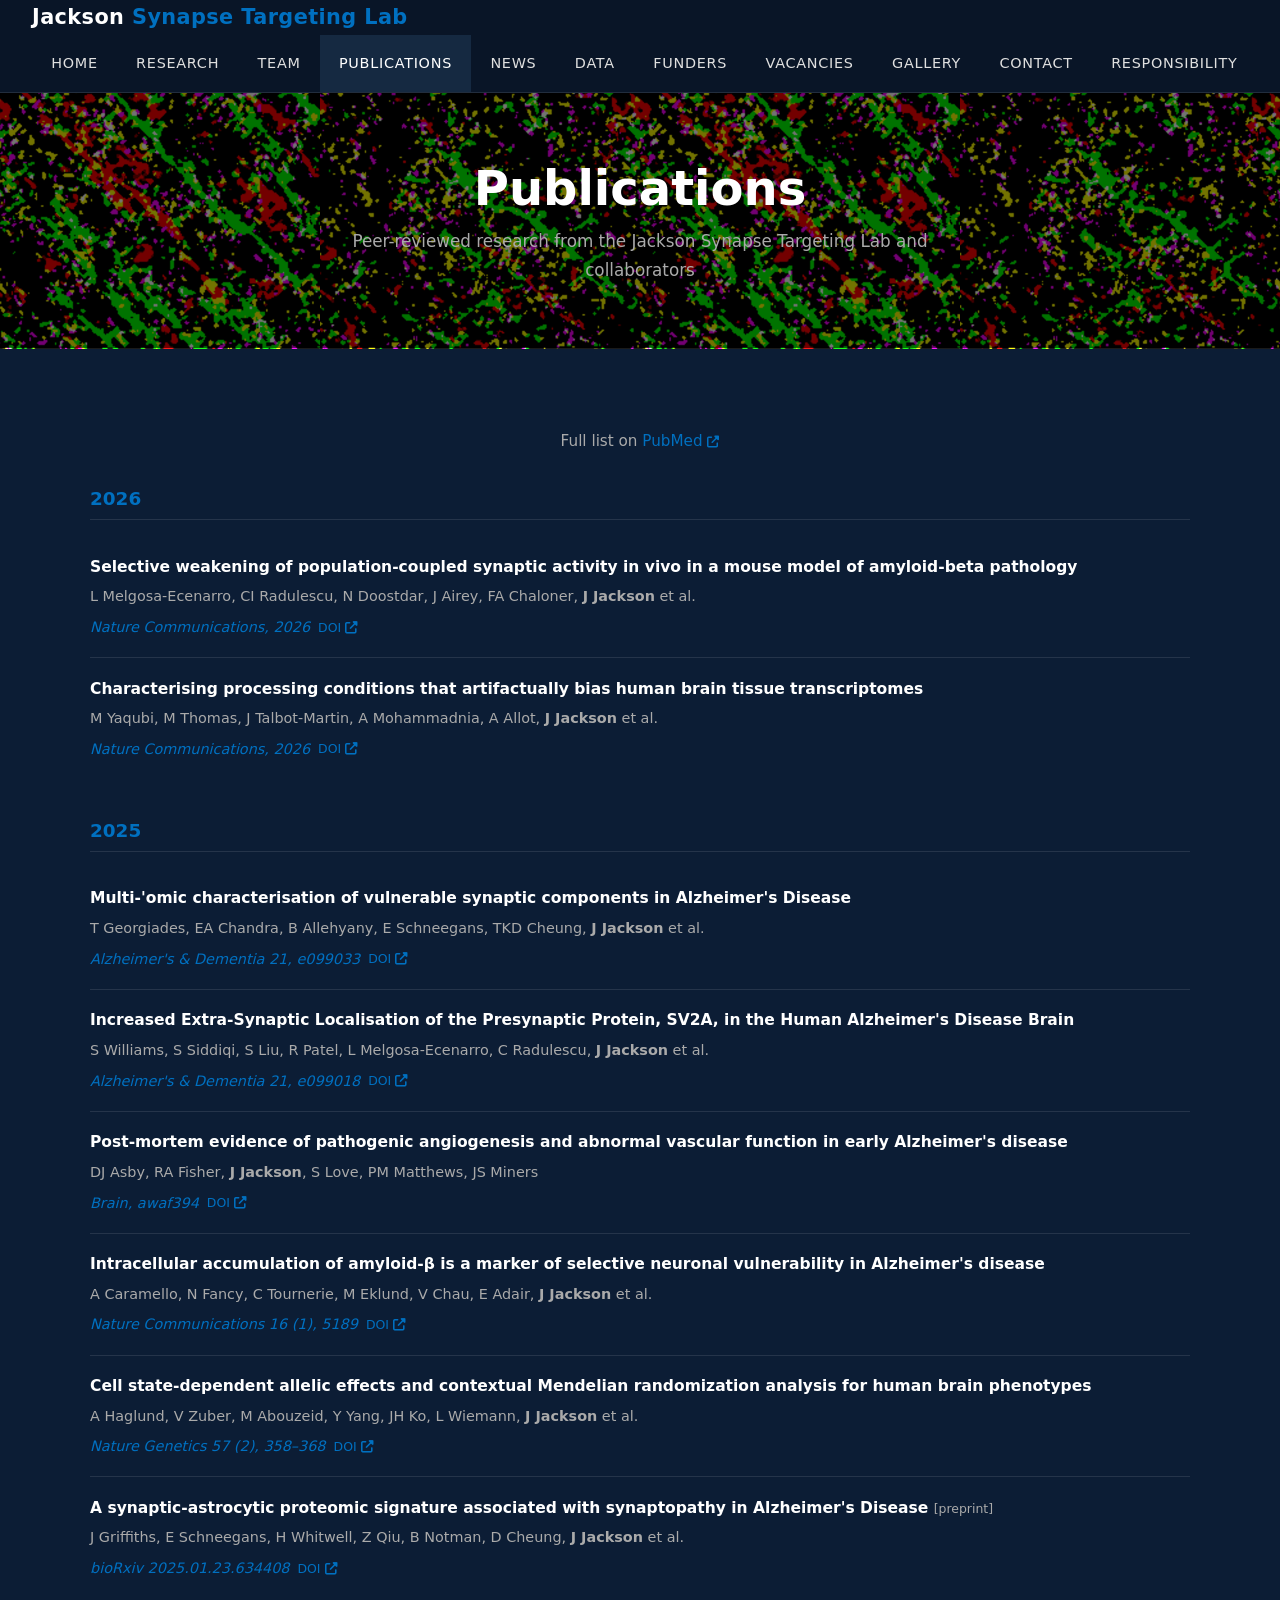
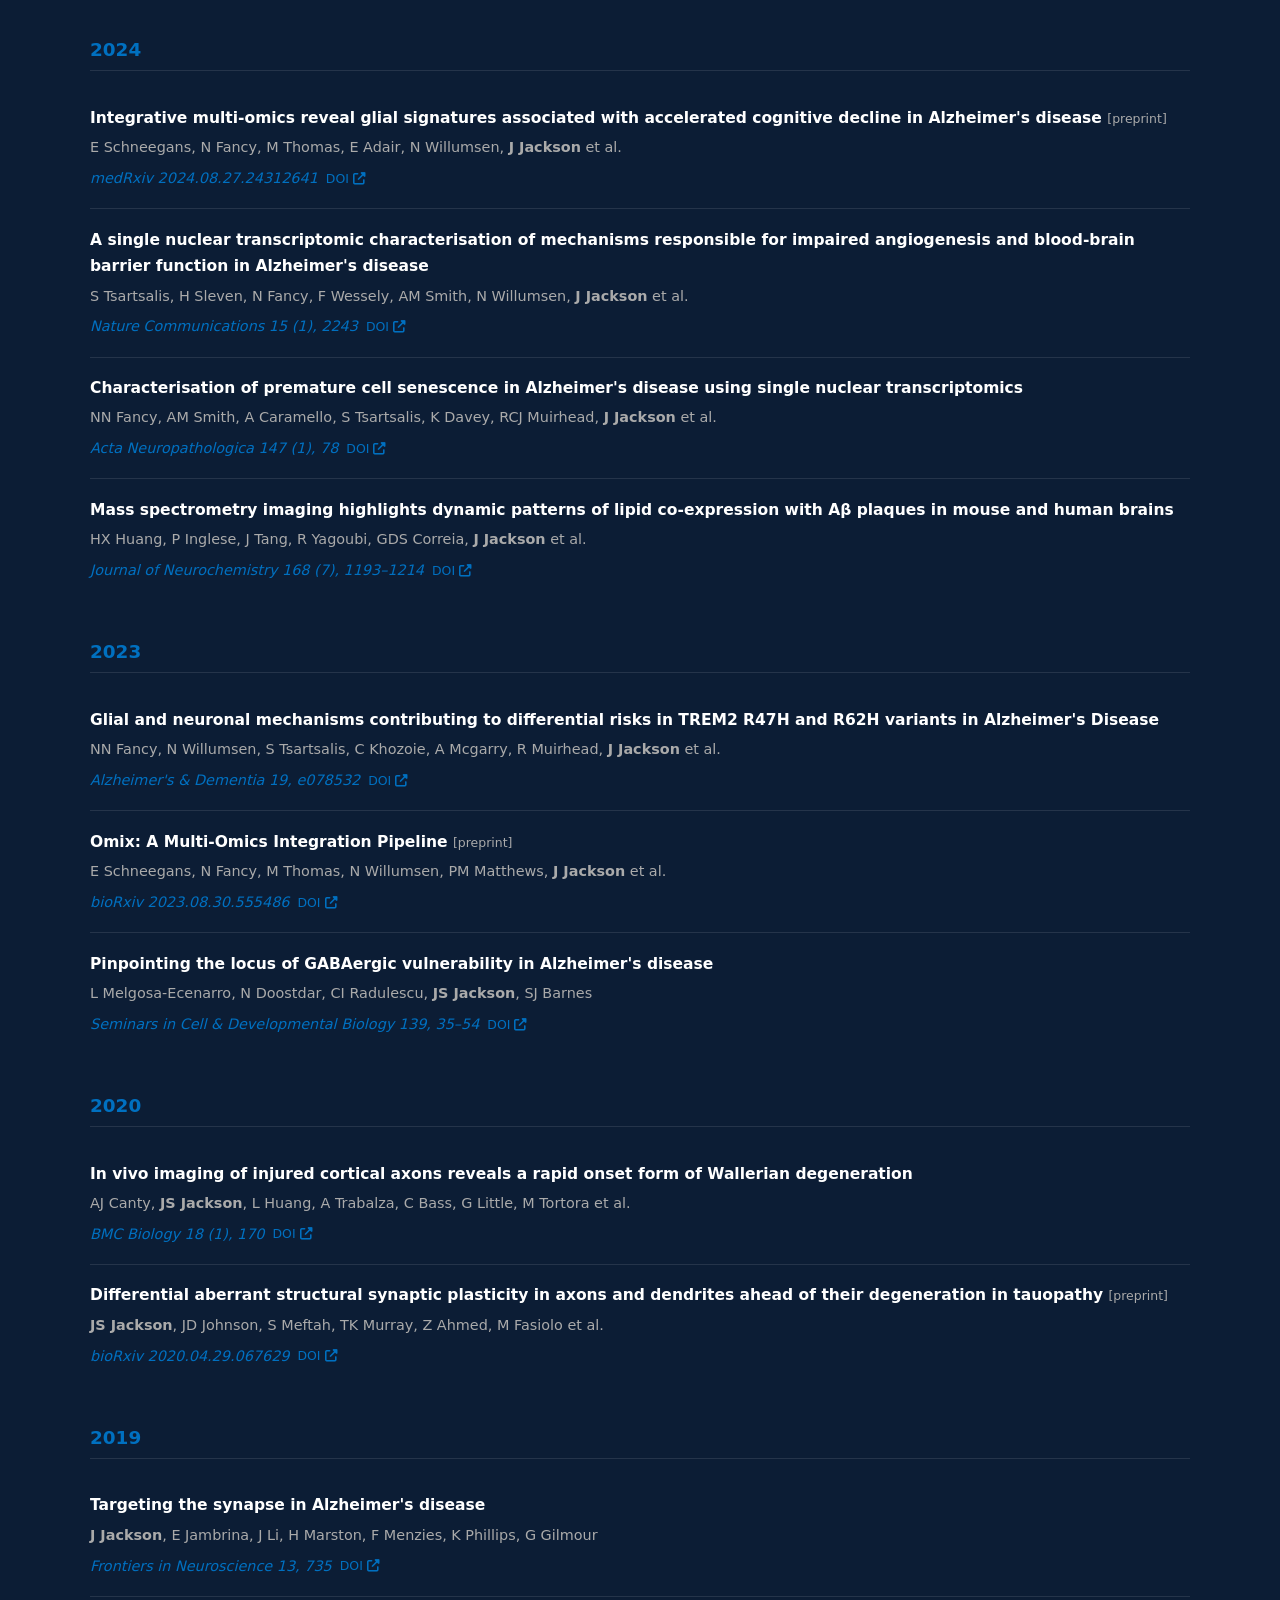
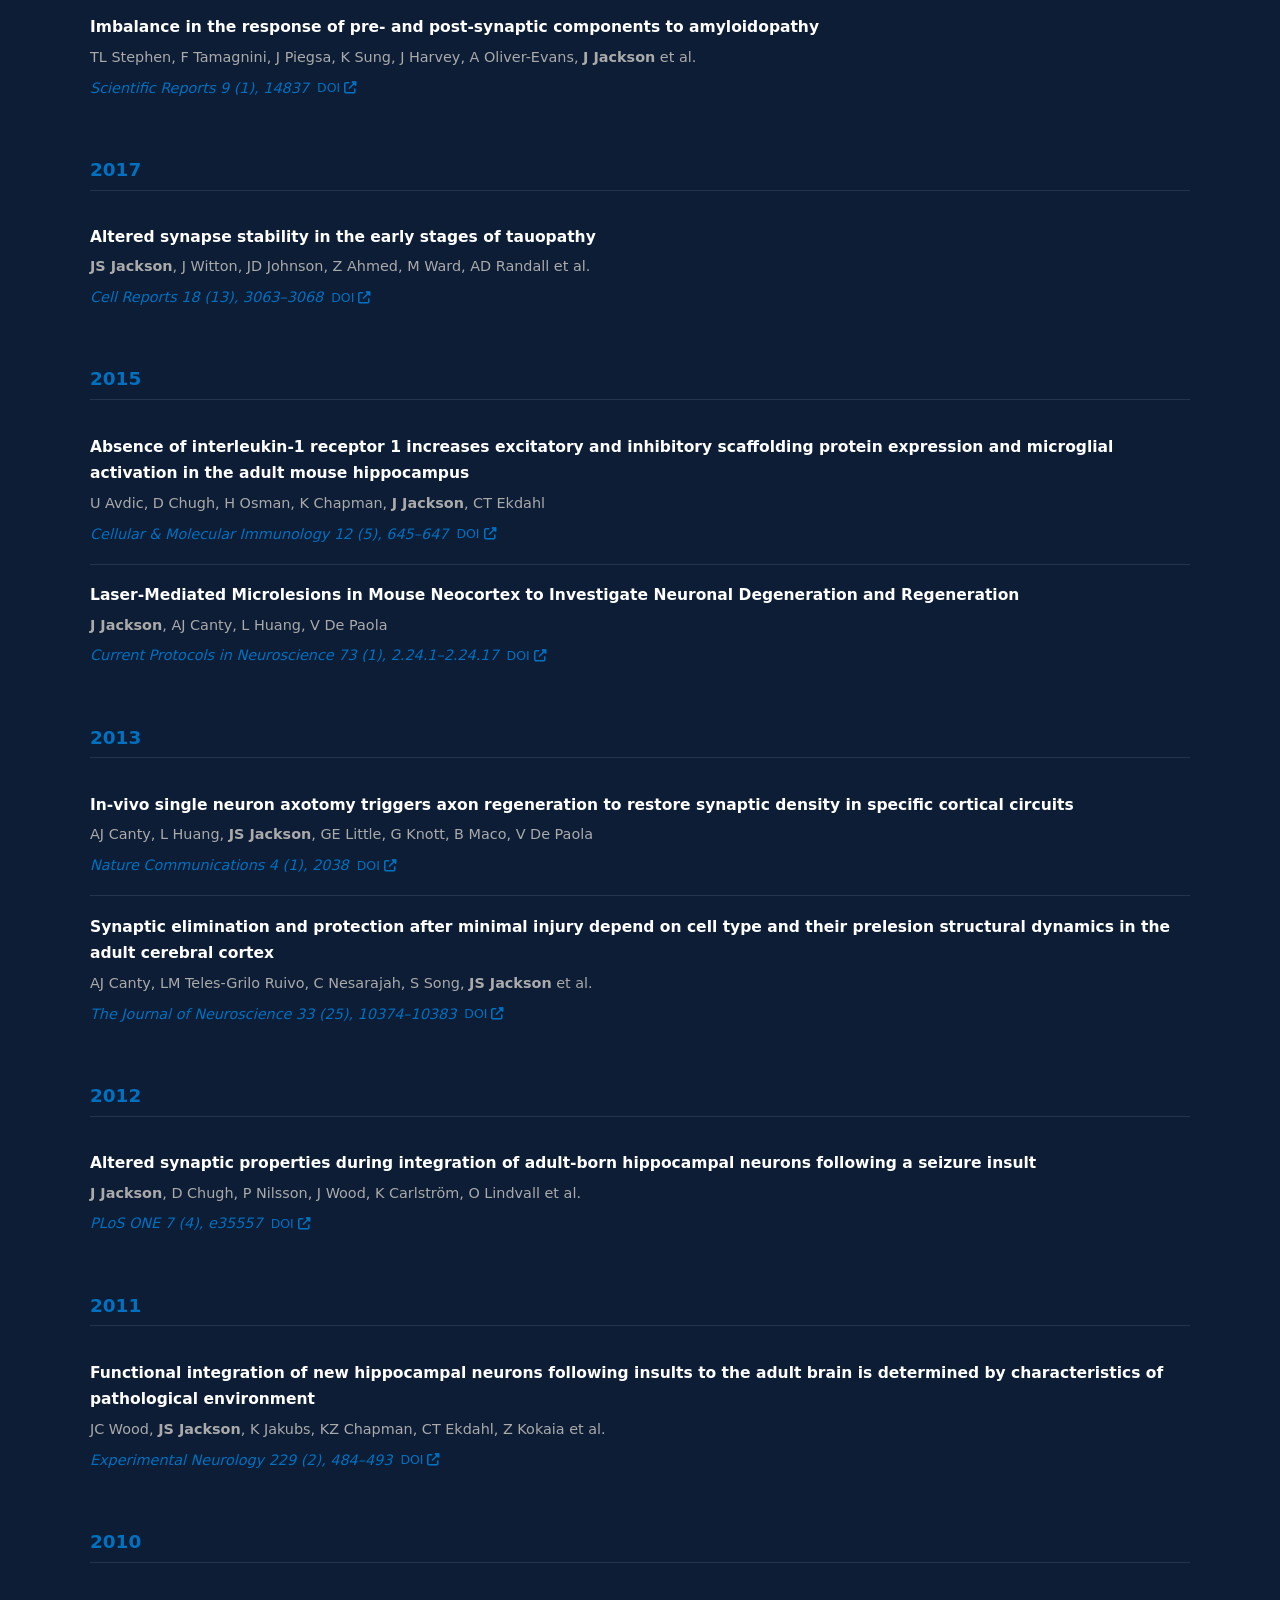
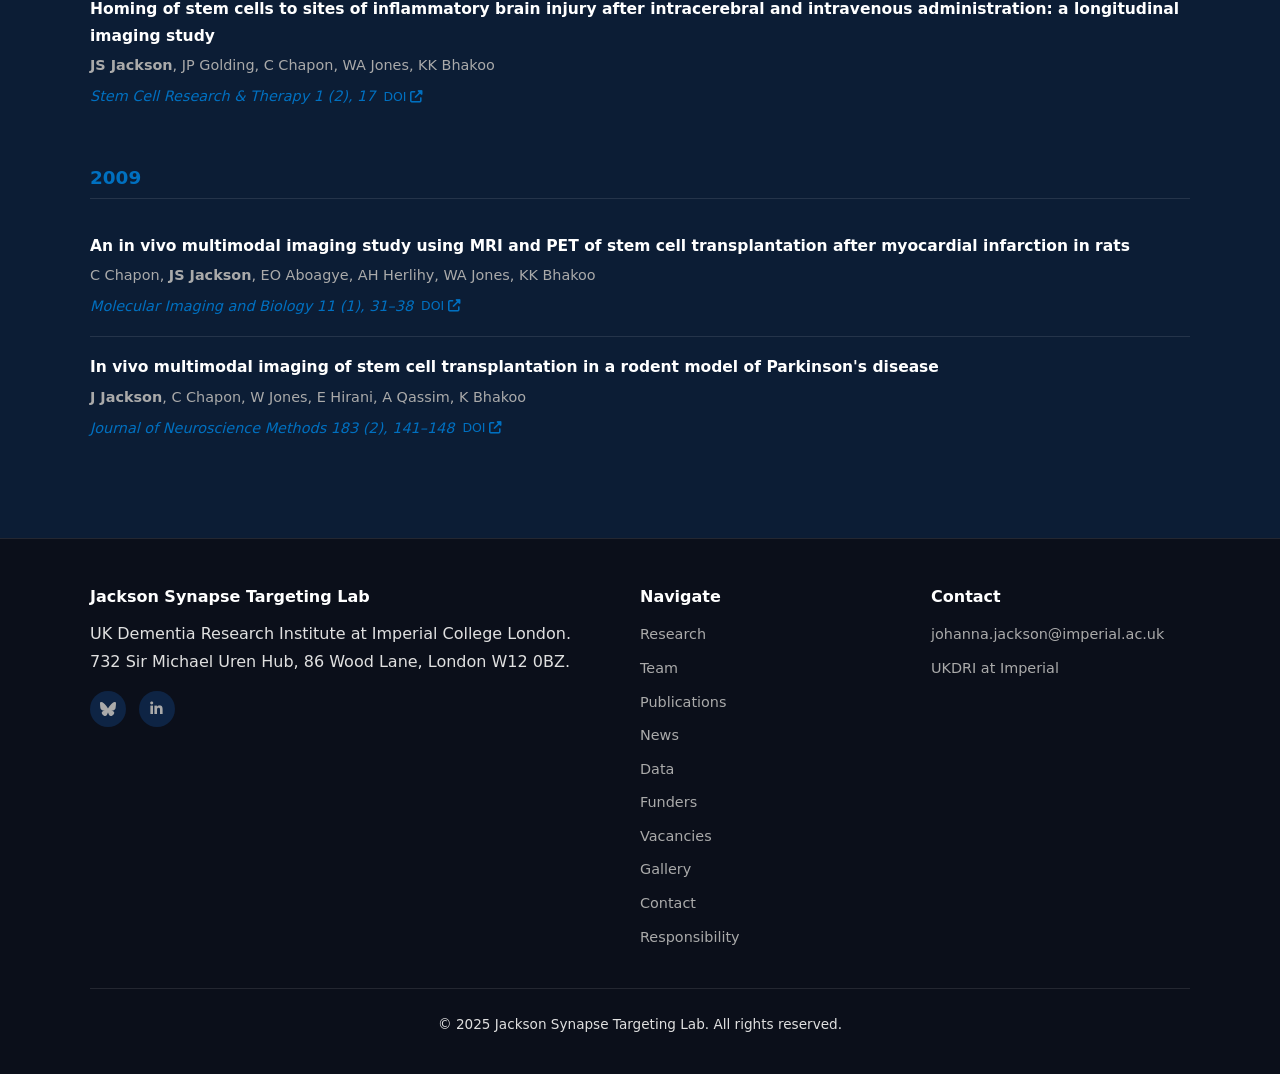
<file: publications.html>
﻿<!DOCTYPE html>
<html lang="en">
<head>
  <meta charset="UTF-8"/>
  <meta name="viewport" content="width=device-width, initial-scale=1"/>
  <title>Publications — Jackson Synapse Targeting Lab</title>
  <link rel="stylesheet" href="assets/css/main.css"/>
  <link rel="stylesheet" href="https://cdnjs.cloudflare.com/ajax/libs/font-awesome/6.5.0/css/all.min.css"/>
  <style>
    .pub-meta { display:flex; align-items:center; gap:0.5rem; flex-wrap:wrap; margin-top:0.4rem; }
    .pub-doi { font-size:0.78rem; color:var(--accent); text-decoration:none; white-space:nowrap; }
    .pub-doi:hover { text-decoration:underline; }
    .year-heading { color:var(--accent); font-size:1.15rem; font-weight:700; margin:2.5rem 0 1rem; padding-bottom:0.5rem; border-bottom:1px solid var(--border); }
    .year-heading:first-of-type { margin-top:0; }
    .pub-list { list-style:none; padding:0; margin:0; }
    .pub-list li { padding:1.1rem 0; border-bottom:1px solid var(--border); }
    .pub-list li:last-child { border-bottom:none; }
    .pub-title { font-weight:600; color:var(--white); display:block; margin-bottom:0.25rem; font-size:0.97rem; }
    .pub-authors { color:var(--text-muted); font-size:0.88rem; display:block; margin-bottom:0.3rem; }
    .pub-journal { color:var(--accent); font-style:italic; font-size:0.88rem; }
    .page-hero-img {
      position: relative;
      background-size: 50%;
      background-position: center;
    }
    .page-hero-img::before {
      content: '';
      position: absolute;
      inset: 0;
      background: rgba(0,0,0,0.55);
    }
    .page-hero-img h1,
    .page-hero-img p {
      position: relative;
    }
  </style>
</head>
<body>

<nav id="nav">
  <a href="index.html" class="nav-logo">Jackson <span>Synapse Targeting Lab</span></a>
  <button id="nav-toggle" aria-label="Menu"><i class="fas fa-bars"></i></button>
  <ul>
    <li><a href="index.html">Home</a></li>
    <li><a href="research.html">Research</a></li>
    <li><a href="team.html">Team</a></li>
    <li><a href="publications.html">Publications</a></li>
    <li><a href="news.html">News</a></li>
    <li><a href="data.html">Data</a></li>
    <li><a href="funding.html">Funders</a></li>
    <li><a href="vacancies.html">Vacancies</a></li>
    <li><a href="gallery.html">Gallery</a></li>
    <li><a href="contact.html">Contact</a></li>
    <li><a href="responsibility.html">Responsibility</a></li>
  </ul>
</nav>

<div class="page-hero page-hero-img" style="background-image:url('assets/IMC.png');">
  <h1>Publications</h1>
  <p>Peer-reviewed research from the Jackson Synapse Targeting Lab and collaborators</p>
</div>

<div class="wrapper wrapper-mid">
  <div class="container">
    <p style="text-align:center; color:var(--text-muted); margin-bottom:2rem; font-size:0.95rem;">
      Full list on <a href="https://pubmed.ncbi.nlm.nih.gov/?term=Jackson+Johanna" target="_blank">PubMed <i class="fas fa-external-link-alt" style="font-size:0.75rem"></i></a>
    </p>

    <h3 class="year-heading">2026</h3>
    <ul class="pub-list">
      <li>
        <span class="pub-title">Selective weakening of population-coupled synaptic activity in vivo in a mouse model of amyloid-beta pathology</span>
        <span class="pub-authors">L Melgosa-Ecenarro, CI Radulescu, N Doostdar, J Airey, FA Chaloner, <strong>J Jackson</strong> et al.</span>
        <div class="pub-meta"><span class="pub-journal">Nature Communications, 2026</span> <a href="https://doi.org/10.1038/s41467-026-69866-3" target="_blank" rel="noopener" class="pub-doi">DOI <i class="fas fa-external-link-alt"></i></a></div>
      </li>
      <li>
        <span class="pub-title">Characterising processing conditions that artifactually bias human brain tissue transcriptomes</span>
        <span class="pub-authors">M Yaqubi, M Thomas, J Talbot-Martin, A Mohammadnia, A Allot, <strong>J Jackson</strong> et al.</span>
        <div class="pub-meta"><span class="pub-journal">Nature Communications, 2026</span> <a href="https://doi.org/10.1038/s41467-026-68872-9" target="_blank" rel="noopener" class="pub-doi">DOI <i class="fas fa-external-link-alt"></i></a></div>
      </li>
    </ul>

    <h3 class="year-heading">2025</h3>
    <ul class="pub-list">
      <li>
        <span class="pub-title">Multi-'omic characterisation of vulnerable synaptic components in Alzheimer's Disease</span>
        <span class="pub-authors">T Georgiades, EA Chandra, B Allehyany, E Schneegans, TKD Cheung, <strong>J Jackson</strong> et al.</span>
        <div class="pub-meta"><span class="pub-journal">Alzheimer's &amp; Dementia 21, e099033</span> <a href="https://doi.org/10.1002/alz70855_099033" target="_blank" rel="noopener" class="pub-doi">DOI <i class="fas fa-external-link-alt"></i></a></div>
      </li>
      <li>
        <span class="pub-title">Increased Extra-Synaptic Localisation of the Presynaptic Protein, SV2A, in the Human Alzheimer's Disease Brain</span>
        <span class="pub-authors">S Williams, S Siddiqi, S Liu, R Patel, L Melgosa-Ecenarro, C Radulescu, <strong>J Jackson</strong> et al.</span>
        <div class="pub-meta"><span class="pub-journal">Alzheimer's &amp; Dementia 21, e099018</span> <a href="https://doi.org/10.1002/alz70856_099018" target="_blank" rel="noopener" class="pub-doi">DOI <i class="fas fa-external-link-alt"></i></a></div>
      </li>
      <li>
        <span class="pub-title">Post-mortem evidence of pathogenic angiogenesis and abnormal vascular function in early Alzheimer's disease</span>
        <span class="pub-authors">DJ Asby, RA Fisher, <strong>J Jackson</strong>, S Love, PM Matthews, JS Miners</span>
        <div class="pub-meta"><span class="pub-journal">Brain, awaf394</span> <a href="https://doi.org/10.1093/brain/awaf394" target="_blank" rel="noopener" class="pub-doi">DOI <i class="fas fa-external-link-alt"></i></a></div>
      </li>
      <li>
        <span class="pub-title">Intracellular accumulation of amyloid-β is a marker of selective neuronal vulnerability in Alzheimer's disease</span>
        <span class="pub-authors">A Caramello, N Fancy, C Tournerie, M Eklund, V Chau, E Adair, <strong>J Jackson</strong> et al.</span>
        <div class="pub-meta"><span class="pub-journal">Nature Communications 16 (1), 5189</span> <a href="https://doi.org/10.1038/s41467-025-60328-w" target="_blank" rel="noopener" class="pub-doi">DOI <i class="fas fa-external-link-alt"></i></a></div>
      </li>
      <li>
        <span class="pub-title">Cell state-dependent allelic effects and contextual Mendelian randomization analysis for human brain phenotypes</span>
        <span class="pub-authors">A Haglund, V Zuber, M Abouzeid, Y Yang, JH Ko, L Wiemann, <strong>J Jackson</strong> et al.</span>
        <div class="pub-meta"><span class="pub-journal">Nature Genetics 57 (2), 358–368</span> <a href="https://doi.org/10.1038/s41588-024-02050-9" target="_blank" rel="noopener" class="pub-doi">DOI <i class="fas fa-external-link-alt"></i></a></div>
      </li>
      <li>
        <span class="pub-title">A synaptic-astrocytic proteomic signature associated with synaptopathy in Alzheimer's Disease <span style="font-size:0.78rem; color:var(--text-muted); font-weight:400;">[preprint]</span></span>
        <span class="pub-authors">J Griffiths, E Schneegans, H Whitwell, Z Qiu, B Notman, D Cheung, <strong>J Jackson</strong> et al.</span>
        <div class="pub-meta"><span class="pub-journal">bioRxiv 2025.01.23.634408</span> <a href="https://doi.org/10.1101/2025.01.23.634408" target="_blank" rel="noopener" class="pub-doi">DOI <i class="fas fa-external-link-alt"></i></a></div>
      </li>
    </ul>

    <h3 class="year-heading">2024</h3>
    <ul class="pub-list">
      <li>
        <span class="pub-title">Integrative multi-omics reveal glial signatures associated with accelerated cognitive decline in Alzheimer's disease <span style="font-size:0.78rem; color:var(--text-muted); font-weight:400;">[preprint]</span></span>
        <span class="pub-authors">E Schneegans, N Fancy, M Thomas, E Adair, N Willumsen, <strong>J Jackson</strong> et al.</span>
        <div class="pub-meta"><span class="pub-journal">medRxiv 2024.08.27.24312641</span> <a href="https://doi.org/10.1101/2024.08.27.24312641" target="_blank" rel="noopener" class="pub-doi">DOI <i class="fas fa-external-link-alt"></i></a></div>
      </li>
      <li>
        <span class="pub-title">A single nuclear transcriptomic characterisation of mechanisms responsible for impaired angiogenesis and blood-brain barrier function in Alzheimer's disease</span>
        <span class="pub-authors">S Tsartsalis, H Sleven, N Fancy, F Wessely, AM Smith, N Willumsen, <strong>J Jackson</strong> et al.</span>
        <div class="pub-meta"><span class="pub-journal">Nature Communications 15 (1), 2243</span> <a href="https://doi.org/10.1038/s41467-024-46630-z" target="_blank" rel="noopener" class="pub-doi">DOI <i class="fas fa-external-link-alt"></i></a></div>
      </li>
      <li>
        <span class="pub-title">Characterisation of premature cell senescence in Alzheimer's disease using single nuclear transcriptomics</span>
        <span class="pub-authors">NN Fancy, AM Smith, A Caramello, S Tsartsalis, K Davey, RCJ Muirhead, <strong>J Jackson</strong> et al.</span>
        <div class="pub-meta"><span class="pub-journal">Acta Neuropathologica 147 (1), 78</span> <a href="https://doi.org/10.1007/s00401-024-02727-9" target="_blank" rel="noopener" class="pub-doi">DOI <i class="fas fa-external-link-alt"></i></a></div>
      </li>
      <li>
        <span class="pub-title">Mass spectrometry imaging highlights dynamic patterns of lipid co-expression with Aβ plaques in mouse and human brains</span>
        <span class="pub-authors">HX Huang, P Inglese, J Tang, R Yagoubi, GDS Correia, <strong>J Jackson</strong> et al.</span>
        <div class="pub-meta"><span class="pub-journal">Journal of Neurochemistry 168 (7), 1193–1214</span> <a href="https://doi.org/10.1111/jnc.16042" target="_blank" rel="noopener" class="pub-doi">DOI <i class="fas fa-external-link-alt"></i></a></div>
      </li>
    </ul>

    <h3 class="year-heading">2023</h3>
    <ul class="pub-list">
      <li>
        <span class="pub-title">Glial and neuronal mechanisms contributing to differential risks in TREM2 R47H and R62H variants in Alzheimer's Disease</span>
        <span class="pub-authors">NN Fancy, N Willumsen, S Tsartsalis, C Khozoie, A Mcgarry, R Muirhead, <strong>J Jackson</strong> et al.</span>
        <div class="pub-meta"><span class="pub-journal">Alzheimer's &amp; Dementia 19, e078532</span> <a href="https://doi.org/10.1002/alz.078532" target="_blank" rel="noopener" class="pub-doi">DOI <i class="fas fa-external-link-alt"></i></a></div>
      </li>
      <li>
        <span class="pub-title">Omix: A Multi-Omics Integration Pipeline <span style="font-size:0.78rem; color:var(--text-muted); font-weight:400;">[preprint]</span></span>
        <span class="pub-authors">E Schneegans, N Fancy, M Thomas, N Willumsen, PM Matthews, <strong>J Jackson</strong> et al.</span>
        <div class="pub-meta"><span class="pub-journal">bioRxiv 2023.08.30.555486</span> <a href="https://doi.org/10.1101/2023.08.30.555486" target="_blank" rel="noopener" class="pub-doi">DOI <i class="fas fa-external-link-alt"></i></a></div>
      </li>
      <li>
        <span class="pub-title">Pinpointing the locus of GABAergic vulnerability in Alzheimer's disease</span>
        <span class="pub-authors">L Melgosa-Ecenarro, N Doostdar, CI Radulescu, <strong>JS Jackson</strong>, SJ Barnes</span>
        <div class="pub-meta"><span class="pub-journal">Seminars in Cell &amp; Developmental Biology 139, 35–54</span> <a href="https://doi.org/10.1016/j.semcdb.2022.06.017" target="_blank" rel="noopener" class="pub-doi">DOI <i class="fas fa-external-link-alt"></i></a></div>
      </li>
    </ul>

    <h3 class="year-heading">2020</h3>
    <ul class="pub-list">
      <li>
        <span class="pub-title">In vivo imaging of injured cortical axons reveals a rapid onset form of Wallerian degeneration</span>
        <span class="pub-authors">AJ Canty, <strong>JS Jackson</strong>, L Huang, A Trabalza, C Bass, G Little, M Tortora et al.</span>
        <div class="pub-meta"><span class="pub-journal">BMC Biology 18 (1), 170</span> <a href="https://doi.org/10.1186/s12915-020-00869-2" target="_blank" rel="noopener" class="pub-doi">DOI <i class="fas fa-external-link-alt"></i></a></div>
      </li>
      <li>
        <span class="pub-title">Differential aberrant structural synaptic plasticity in axons and dendrites ahead of their degeneration in tauopathy <span style="font-size:0.78rem; color:var(--text-muted); font-weight:400;">[preprint]</span></span>
        <span class="pub-authors"><strong>JS Jackson</strong>, JD Johnson, S Meftah, TK Murray, Z Ahmed, M Fasiolo et al.</span>
        <div class="pub-meta"><span class="pub-journal">bioRxiv 2020.04.29.067629</span> <a href="https://doi.org/10.1101/2020.04.29.067629" target="_blank" rel="noopener" class="pub-doi">DOI <i class="fas fa-external-link-alt"></i></a></div>
      </li>
    </ul>

    <h3 class="year-heading">2019</h3>
    <ul class="pub-list">
      <li>
        <span class="pub-title">Targeting the synapse in Alzheimer's disease</span>
        <span class="pub-authors"><strong>J Jackson</strong>, E Jambrina, J Li, H Marston, F Menzies, K Phillips, G Gilmour</span>
        <div class="pub-meta"><span class="pub-journal">Frontiers in Neuroscience 13, 735</span> <a href="https://doi.org/10.3389/fnins.2019.00735" target="_blank" rel="noopener" class="pub-doi">DOI <i class="fas fa-external-link-alt"></i></a></div>
      </li>
      <li>
        <span class="pub-title">Imbalance in the response of pre- and post-synaptic components to amyloidopathy</span>
        <span class="pub-authors">TL Stephen, F Tamagnini, J Piegsa, K Sung, J Harvey, A Oliver-Evans, <strong>J Jackson</strong> et al.</span>
        <div class="pub-meta"><span class="pub-journal">Scientific Reports 9 (1), 14837</span> <a href="https://doi.org/10.1038/s41598-019-50781-1" target="_blank" rel="noopener" class="pub-doi">DOI <i class="fas fa-external-link-alt"></i></a></div>
      </li>
    </ul>

    <h3 class="year-heading">2017</h3>
    <ul class="pub-list">
      <li>
        <span class="pub-title">Altered synapse stability in the early stages of tauopathy</span>
        <span class="pub-authors"><strong>JS Jackson</strong>, J Witton, JD Johnson, Z Ahmed, M Ward, AD Randall et al.</span>
        <div class="pub-meta"><span class="pub-journal">Cell Reports 18 (13), 3063–3068</span> <a href="https://doi.org/10.1016/j.celrep.2017.03.013" target="_blank" rel="noopener" class="pub-doi">DOI <i class="fas fa-external-link-alt"></i></a></div>
      </li>
    </ul>

    <h3 class="year-heading">2015</h3>
    <ul class="pub-list">
      <li>
        <span class="pub-title">Absence of interleukin-1 receptor 1 increases excitatory and inhibitory scaffolding protein expression and microglial activation in the adult mouse hippocampus</span>
        <span class="pub-authors">U Avdic, D Chugh, H Osman, K Chapman, <strong>J Jackson</strong>, CT Ekdahl</span>
        <div class="pub-meta"><span class="pub-journal">Cellular &amp; Molecular Immunology 12 (5), 645–647</span> <a href="https://doi.org/10.1038/cmi.2014.87" target="_blank" rel="noopener" class="pub-doi">DOI <i class="fas fa-external-link-alt"></i></a></div>
      </li>
      <li>
        <span class="pub-title">Laser-Mediated Microlesions in Mouse Neocortex to Investigate Neuronal Degeneration and Regeneration</span>
        <span class="pub-authors"><strong>J Jackson</strong>, AJ Canty, L Huang, V De Paola</span>
        <div class="pub-meta"><span class="pub-journal">Current Protocols in Neuroscience 73 (1), 2.24.1–2.24.17</span> <a href="https://doi.org/10.1002/0471142301.ns0224s73" target="_blank" rel="noopener" class="pub-doi">DOI <i class="fas fa-external-link-alt"></i></a></div>
      </li>
    </ul>

    <h3 class="year-heading">2013</h3>
    <ul class="pub-list">
      <li>
        <span class="pub-title">In-vivo single neuron axotomy triggers axon regeneration to restore synaptic density in specific cortical circuits</span>
        <span class="pub-authors">AJ Canty, L Huang, <strong>JS Jackson</strong>, GE Little, G Knott, B Maco, V De Paola</span>
        <div class="pub-meta"><span class="pub-journal">Nature Communications 4 (1), 2038</span> <a href="https://doi.org/10.1038/ncomms3038" target="_blank" rel="noopener" class="pub-doi">DOI <i class="fas fa-external-link-alt"></i></a></div>
      </li>
      <li>
        <span class="pub-title">Synaptic elimination and protection after minimal injury depend on cell type and their prelesion structural dynamics in the adult cerebral cortex</span>
        <span class="pub-authors">AJ Canty, LM Teles-Grilo Ruivo, C Nesarajah, S Song, <strong>JS Jackson</strong> et al.</span>
        <div class="pub-meta"><span class="pub-journal">The Journal of Neuroscience 33 (25), 10374–10383</span> <a href="https://doi.org/10.1523/jneurosci.0254-13.2013" target="_blank" rel="noopener" class="pub-doi">DOI <i class="fas fa-external-link-alt"></i></a></div>
      </li>
    </ul>

    <h3 class="year-heading">2012</h3>
    <ul class="pub-list">
      <li>
        <span class="pub-title">Altered synaptic properties during integration of adult-born hippocampal neurons following a seizure insult</span>
        <span class="pub-authors"><strong>J Jackson</strong>, D Chugh, P Nilsson, J Wood, K Carlström, O Lindvall et al.</span>
        <div class="pub-meta"><span class="pub-journal">PLoS ONE 7 (4), e35557</span> <a href="https://doi.org/10.1371/journal.pone.0035557" target="_blank" rel="noopener" class="pub-doi">DOI <i class="fas fa-external-link-alt"></i></a></div>
      </li>
    </ul>

    <h3 class="year-heading">2011</h3>
    <ul class="pub-list">
      <li>
        <span class="pub-title">Functional integration of new hippocampal neurons following insults to the adult brain is determined by characteristics of pathological environment</span>
        <span class="pub-authors">JC Wood, <strong>JS Jackson</strong>, K Jakubs, KZ Chapman, CT Ekdahl, Z Kokaia et al.</span>
        <div class="pub-meta"><span class="pub-journal">Experimental Neurology 229 (2), 484–493</span> <a href="https://doi.org/10.1016/j.expneurol.2011.03.019" target="_blank" rel="noopener" class="pub-doi">DOI <i class="fas fa-external-link-alt"></i></a></div>
      </li>
    </ul>

    <h3 class="year-heading">2010</h3>
    <ul class="pub-list">
      <li>
        <span class="pub-title">Homing of stem cells to sites of inflammatory brain injury after intracerebral and intravenous administration: a longitudinal imaging study</span>
        <span class="pub-authors"><strong>JS Jackson</strong>, JP Golding, C Chapon, WA Jones, KK Bhakoo</span>
        <div class="pub-meta"><span class="pub-journal">Stem Cell Research &amp; Therapy 1 (2), 17</span> <a href="https://doi.org/10.1186/scrt17" target="_blank" rel="noopener" class="pub-doi">DOI <i class="fas fa-external-link-alt"></i></a></div>
      </li>
    </ul>

    <h3 class="year-heading">2009</h3>
    <ul class="pub-list">
      <li>
        <span class="pub-title">An in vivo multimodal imaging study using MRI and PET of stem cell transplantation after myocardial infarction in rats</span>
        <span class="pub-authors">C Chapon, <strong>JS Jackson</strong>, EO Aboagye, AH Herlihy, WA Jones, KK Bhakoo</span>
        <div class="pub-meta"><span class="pub-journal">Molecular Imaging and Biology 11 (1), 31–38</span> <a href="https://doi.org/10.1007/s11307-008-0174-z" target="_blank" rel="noopener" class="pub-doi">DOI <i class="fas fa-external-link-alt"></i></a></div>
      </li>
      <li>
        <span class="pub-title">In vivo multimodal imaging of stem cell transplantation in a rodent model of Parkinson's disease</span>
        <span class="pub-authors"><strong>J Jackson</strong>, C Chapon, W Jones, E Hirani, A Qassim, K Bhakoo</span>
        <div class="pub-meta"><span class="pub-journal">Journal of Neuroscience Methods 183 (2), 141–148</span> <a href="https://doi.org/10.1016/j.jneumeth.2009.06.022" target="_blank" rel="noopener" class="pub-doi">DOI <i class="fas fa-external-link-alt"></i></a></div>
      </li>
    </ul>
  </div>
</div>

<div id="footer">
  <div class="footer-inner">
    <div class="footer-grid">
      <div>
        <h4>Jackson Synapse Targeting Lab</h4>
        <p>UK Dementia Research Institute at Imperial College London.<br/>732 Sir Michael Uren Hub, 86 Wood Lane, London W12 0BZ.</p>
        <div class="social-icons">
          <a href="https://bsky.app/profile/jojacksonhere.bsky.social" target="_blank" title="Bluesky">
            <svg xmlns="http://www.w3.org/2000/svg" viewBox="0 0 568 501" width="16" height="16" fill="currentColor"><path d="M123.121 33.664C188.241 82.553 258.281 181.68 284 234.873c25.719-53.192 95.759-152.32 160.879-201.208C491.866-1.611 568-28.906 568 57.947c0 17.346-9.945 145.713-15.778 166.555-20.275 72.453-94.155 90.933-159.875 79.748C507.222 323.8 536.444 388.56 473.333 453.32c-119.86 122.992-172.272-30.876-185.702-70.281-2.462-7.227-3.614-10.608-3.631-7.733-.017-2.875-1.169.506-3.631 7.733C266.939 422.444 214.527 576.312 94.667 453.32 31.556 388.56 60.778 323.8 175.653 304.25c-65.72 11.185-139.6-7.295-159.875-79.748C9.945 203.66 0 75.293 0 57.947 0-28.906 76.134-1.611 123.121 33.664Z"/></svg>
          </a>
          <a href="https://www.linkedin.com/in/johannajackson/" target="_blank" title="LinkedIn"><i class="fab fa-linkedin-in"></i></a>
        </div>
      </div>
      <div>
        <h4>Navigate</h4>
        <ul>
          <li><a href="research.html">Research</a></li>
          <li><a href="team.html">Team</a></li>
          <li><a href="publications.html">Publications</a></li>
          <li><a href="news.html">News</a></li>
          <li><a href="data.html">Data</a></li>
          <li><a href="funding.html">Funders</a></li>
          <li><a href="vacancies.html">Vacancies</a></li>
          <li><a href="gallery.html">Gallery</a></li>
    <li><a href="contact.html">Contact</a></li>
          <li><a href="responsibility.html">Responsibility</a></li>
        </ul>
      </div>
      <div>
        <h4>Contact</h4>
        <ul>
          <li><a href="mailto:johanna.jackson@imperial.ac.uk">johanna.jackson@imperial.ac.uk</a></li>
          <li><a href="https://www.imperial.ac.uk/dementia-research-institute" target="_blank">UKDRI at Imperial</a></li>
        </ul>
      </div>
    </div>
    <div class="footer-bottom"><p>&copy; 2025 Jackson Synapse Targeting Lab. All rights reserved.</p></div>
  </div>
</div>

<script src="assets/js/main.js"></script>
</body>
</html>
</file>
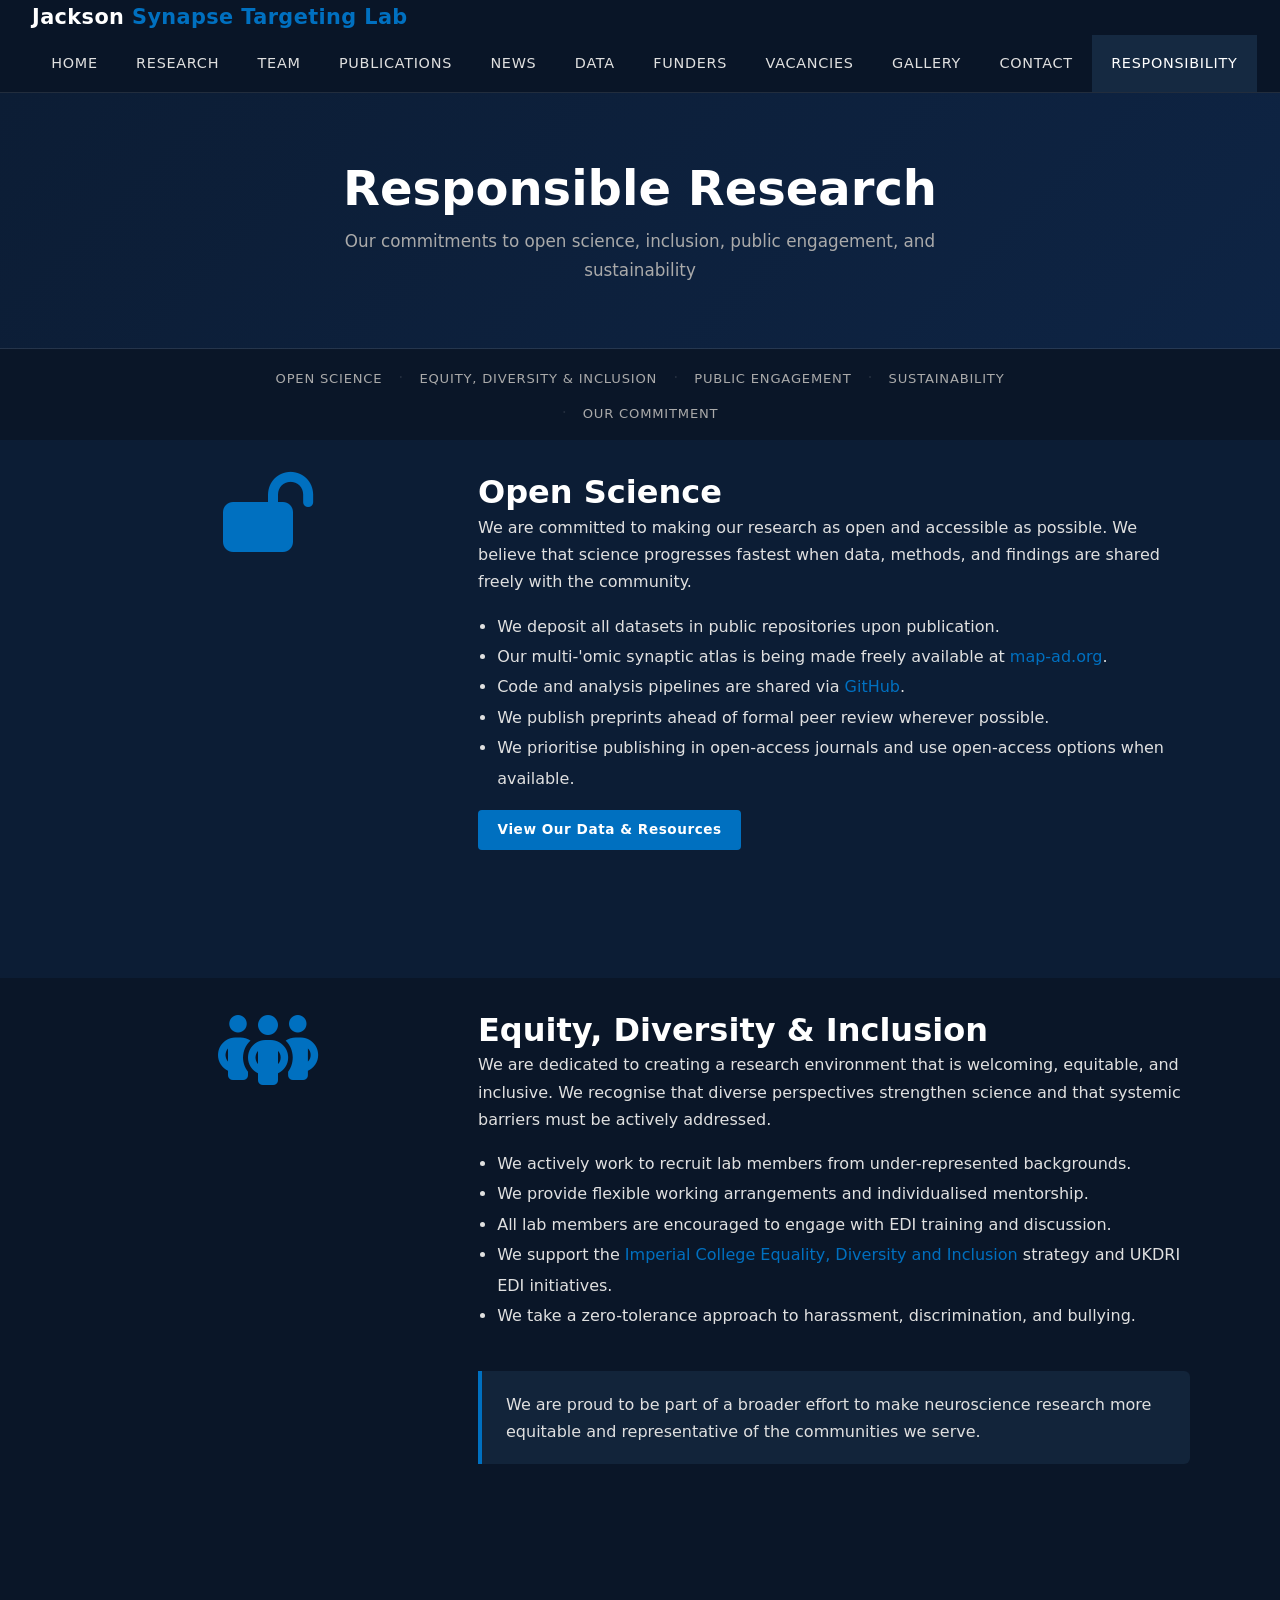
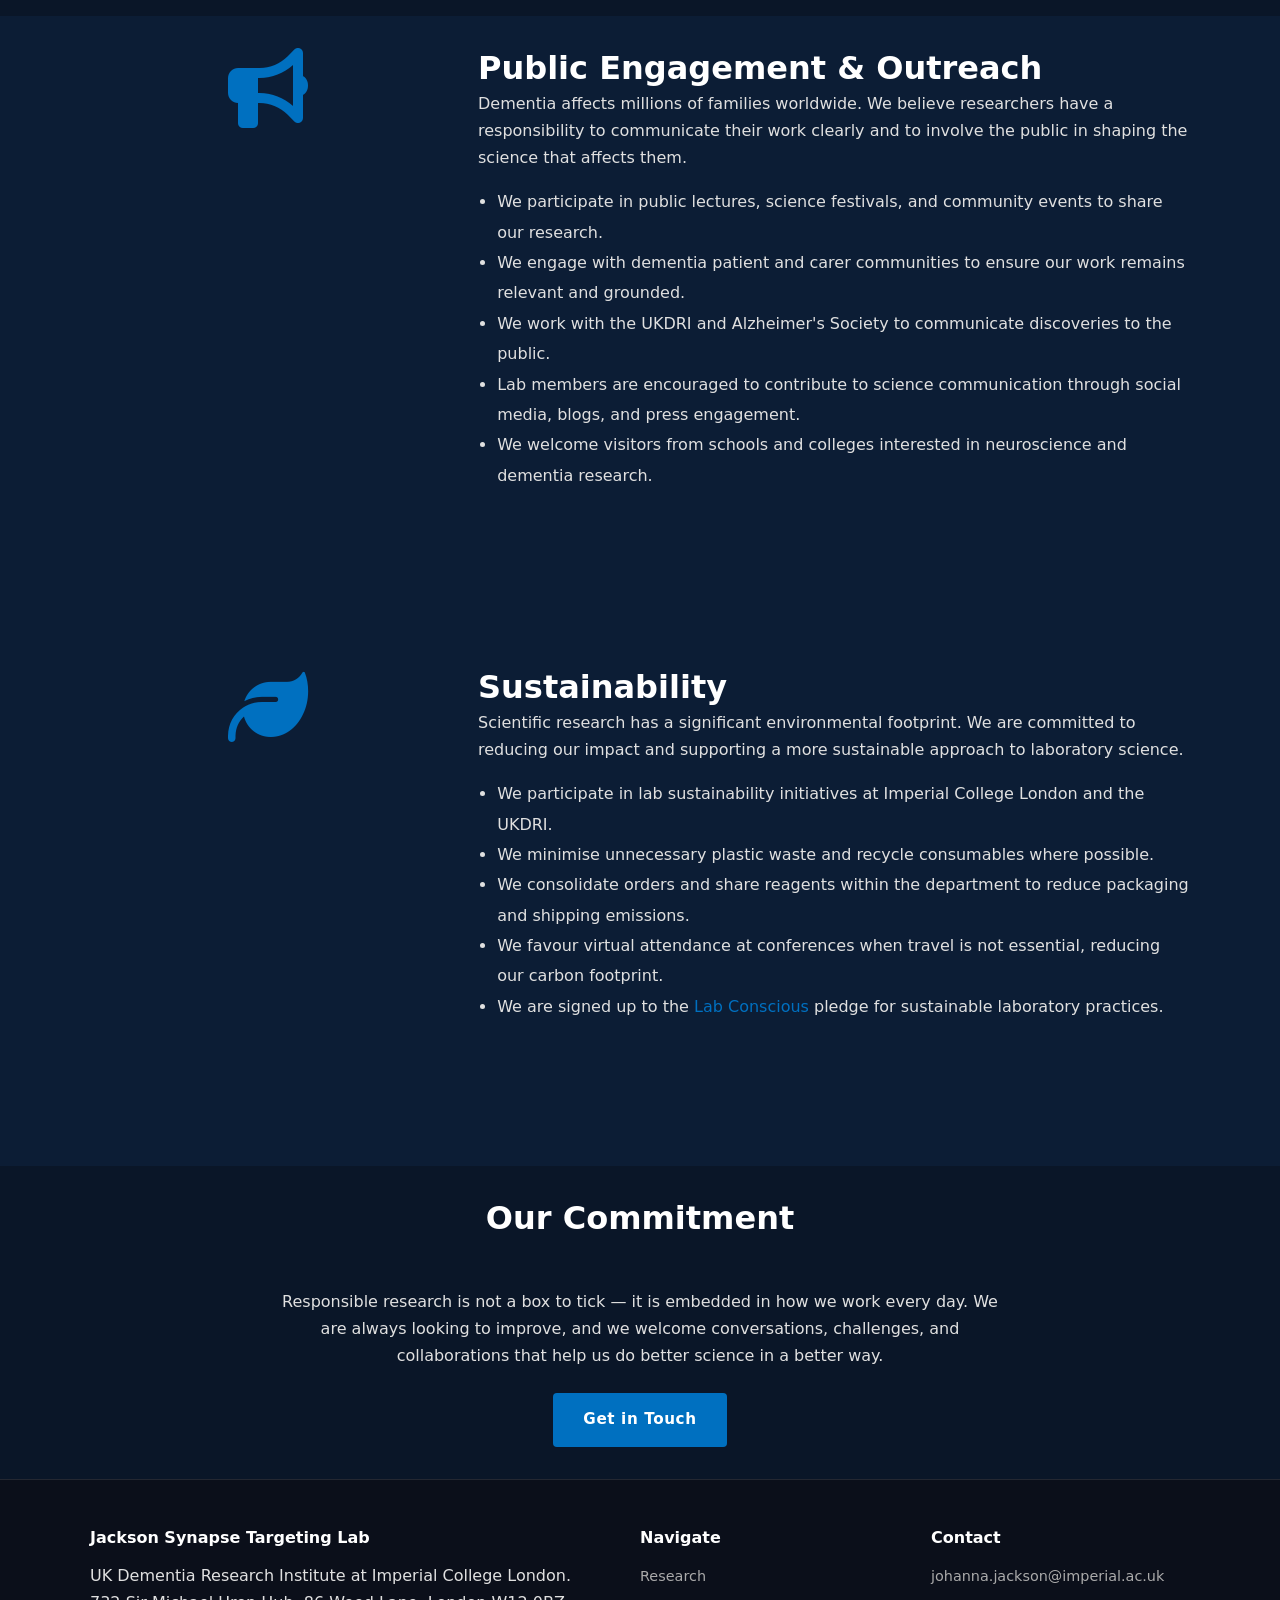
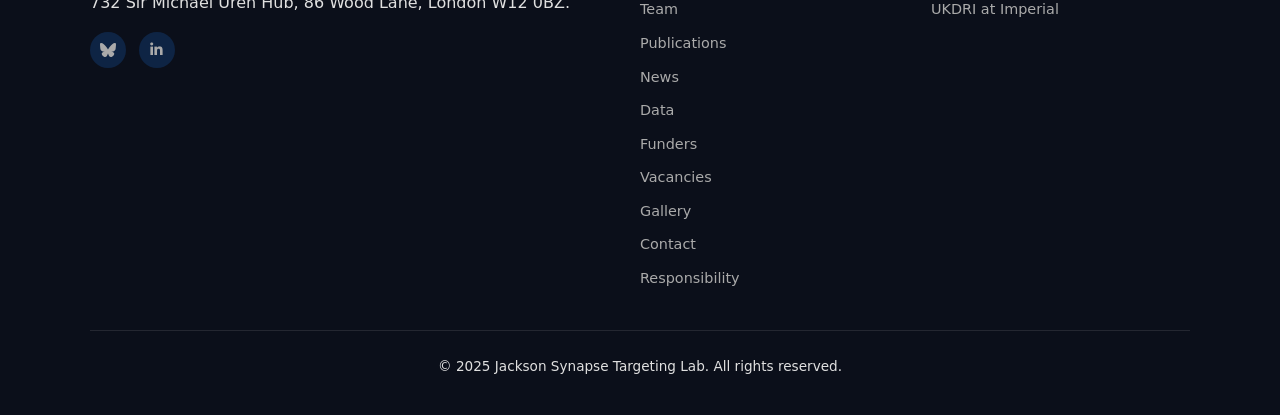
<file: responsibility.html>
﻿<!DOCTYPE html>
<html lang="en">
<head>
  <meta charset="UTF-8"/>
  <meta name="viewport" content="width=device-width, initial-scale=1"/>
  <title>Responsible Research — Jackson Synapse Targeting Lab</title>
  <meta name="description" content="The Jackson Synapse Targeting Lab's commitments to open science, equity and inclusion, public engagement, and sustainability."/>
  <link rel="stylesheet" href="assets/css/main.css"/>
  <link rel="stylesheet" href="https://cdnjs.cloudflare.com/ajax/libs/font-awesome/6.5.0/css/all.min.css"/>
  <style>
    .wrapper { padding-top: 2rem !important; padding-bottom: 2rem !important; }
  </style>
</head>
<body>

<nav id="nav">
  <a href="index.html" class="nav-logo">Jackson <span>Synapse Targeting Lab</span></a>
  <button id="nav-toggle" aria-label="Menu"><i class="fas fa-bars"></i></button>
  <ul>
    <li><a href="index.html">Home</a></li>
    <li><a href="research.html">Research</a></li>
    <li><a href="team.html">Team</a></li>
    <li><a href="publications.html">Publications</a></li>
    <li><a href="news.html">News</a></li>
    <li><a href="data.html">Data</a></li>
    <li><a href="funding.html">Funders</a></li>
    <li><a href="vacancies.html">Vacancies</a></li>
    <li><a href="gallery.html">Gallery</a></li>
    <li><a href="contact.html">Contact</a></li>
    <li><a href="responsibility.html" class="nav-active">Responsibility</a></li>
  </ul>
</nav>

<div class="page-hero">
  <h1>Responsible Research</h1>
  <p>Our commitments to open science, inclusion, public engagement, and sustainability</p>
</div>

<ul class="page-toc">
  <li><a href="#open-science">Open Science</a></li>
  <li><a href="#edi">Equity, Diversity &amp; Inclusion</a></li>
  <li><a href="#engagement">Public Engagement</a></li>
  <li><a href="#sustainability">Sustainability</a></li>
  <li><a href="#commitment">Our Commitment</a></li>
</ul>

<!-- Open Science -->
<div class="wrapper wrapper-mid">
  <div class="container">
    <div class="research-item">
      <div style="display:flex; align-items:center; justify-content:center;">
        <i class="fas fa-lock-open" style="font-size:5rem; color:var(--accent);"></i>
      </div>
      <div>
        <h2 id="open-science">Open Science</h2>
        <p>We are committed to making our research as open and accessible as possible. We believe that science progresses fastest when data, methods, and findings are shared freely with the community.</p>
        <ul style="margin:1rem 0 1rem 1.2rem; line-height:1.9;">
          <li>We deposit all datasets in public repositories upon publication.</li>
          <li>Our multi-'omic synaptic atlas is being made freely available at <a href="http://map-ad.org" target="_blank">map-ad.org</a>.</li>
          <li>Code and analysis pipelines are shared via <a href="https://github.com" target="_blank">GitHub</a>.</li>
          <li>We publish preprints ahead of formal peer review wherever possible.</li>
          <li>We prioritise publishing in open-access journals and use open-access options when available.</li>
        </ul>
        <a href="data.html" class="btn btn-primary" style="font-size:0.85rem; padding:0.4rem 1.1rem;">View Our Data &amp; Resources</a>
      </div>
    </div>
  </div>
</div>

<!-- EDI -->
<div class="wrapper wrapper-dark">
  <div class="container">
    <div class="research-item">
      <div style="display:flex; align-items:center; justify-content:center;">
        <i class="fas fa-people-group" style="font-size:5rem; color:var(--accent);"></i>
      </div>
      <div>
        <h2 id="edi">Equity, Diversity &amp; Inclusion</h2>
        <p>We are dedicated to creating a research environment that is welcoming, equitable, and inclusive. We recognise that diverse perspectives strengthen science and that systemic barriers must be actively addressed.</p>
        <ul style="margin:1rem 0 1rem 1.2rem; line-height:1.9;">
          <li>We actively work to recruit lab members from under-represented backgrounds.</li>
          <li>We provide flexible working arrangements and individualised mentorship.</li>
          <li>All lab members are encouraged to engage with EDI training and discussion.</li>
          <li>We support the <a href="https://www.imperial.ac.uk/equality/" target="_blank">Imperial College Equality, Diversity and Inclusion</a> strategy and UKDRI EDI initiatives.</li>
          <li>We take a zero-tolerance approach to harassment, discrimination, and bullying.</li>
        </ul>
        <div class="highlight-box" style="display:inline-block;">
          We are proud to be part of a broader effort to make neuroscience research more equitable and representative of the communities we serve.
        </div>
      </div>
    </div>
  </div>
</div>

<!-- Public Engagement -->
<div class="wrapper wrapper-mid">
  <div class="container">
    <div class="research-item">
      <div style="display:flex; align-items:center; justify-content:center;">
        <i class="fas fa-bullhorn" style="font-size:5rem; color:var(--accent);"></i>
      </div>
      <div>
        <h2 id="engagement">Public Engagement &amp; Outreach</h2>
        <p>Dementia affects millions of families worldwide. We believe researchers have a responsibility to communicate their work clearly and to involve the public in shaping the science that affects them.</p>
        <ul style="margin:1rem 0 1rem 1.2rem; line-height:1.9;">
          <li>We participate in public lectures, science festivals, and community events to share our research.</li>
          <li>We engage with dementia patient and carer communities to ensure our work remains relevant and grounded.</li>
          <li>We work with the UKDRI and Alzheimer's Society to communicate discoveries to the public.</li>
          <li>Lab members are encouraged to contribute to science communication through social media, blogs, and press engagement.</li>
          <li>We welcome visitors from schools and colleges interested in neuroscience and dementia research.</li>
        </ul>
      </div>
    </div>
  </div>
</div>

<!-- Sustainability -->
<div class="wrapper wrapper-mid">
  <div class="container">
    <div class="research-item">
      <div style="display:flex; align-items:center; justify-content:center;">
        <i class="fas fa-leaf" style="font-size:5rem; color:var(--accent);"></i>
      </div>
      <div>
        <h2 id="sustainability">Sustainability</h2>
        <p>Scientific research has a significant environmental footprint. We are committed to reducing our impact and supporting a more sustainable approach to laboratory science.</p>
        <ul style="margin:1rem 0 1rem 1.2rem; line-height:1.9;">
          <li>We participate in lab sustainability initiatives at Imperial College London and the UKDRI.</li>
          <li>We minimise unnecessary plastic waste and recycle consumables where possible.</li>
          <li>We consolidate orders and share reagents within the department to reduce packaging and shipping emissions.</li>
          <li>We favour virtual attendance at conferences when travel is not essential, reducing our carbon footprint.</li>
          <li>We are signed up to the <a href="https://www.labconscious.org" target="_blank">Lab Conscious</a> pledge for sustainable laboratory practices.</li>
        </ul>
      </div>
    </div>
  </div>
</div>

<!-- Commitment statement -->
<div class="wrapper wrapper-dark">
  <div class="container text-center">
    <div class="section-header">
      <h2 id="commitment">Our Commitment</h2>
    </div>
    <p style="max-width:720px; margin:0 auto 1.5rem;">Responsible research is not a box to tick — it is embedded in how we work every day. We are always looking to improve, and we welcome conversations, challenges, and collaborations that help us do better science in a better way.</p>
    <a href="contact.html" class="btn btn-primary">Get in Touch</a>
  </div>
</div>

<div id="footer">
  <div class="footer-inner">
    <div class="footer-grid">
      <div>
        <h4>Jackson Synapse Targeting Lab</h4>
        <p>UK Dementia Research Institute at Imperial College London.<br/>732 Sir Michael Uren Hub, 86 Wood Lane, London W12 0BZ.</p>
        <div class="social-icons">
          <a href="https://bsky.app/profile/jojacksonhere.bsky.social" target="_blank" title="Bluesky">
            <svg xmlns="http://www.w3.org/2000/svg" viewBox="0 0 568 501" width="16" height="16" fill="currentColor"><path d="M123.121 33.664C188.241 82.553 258.281 181.68 284 234.873c25.719-53.192 95.759-152.32 160.879-201.208C491.866-1.611 568-28.906 568 57.947c0 17.346-9.945 145.713-15.778 166.555-20.275 72.453-94.155 90.933-159.875 79.748C507.222 323.8 536.444 388.56 473.333 453.32c-119.86 122.992-172.272-30.876-185.702-70.281-2.462-7.227-3.614-10.608-3.631-7.733-.017-2.875-1.169.506-3.631 7.733C266.939 422.444 214.527 576.312 94.667 453.32 31.556 388.56 60.778 323.8 175.653 304.25c-65.72 11.185-139.6-7.295-159.875-79.748C9.945 203.66 0 75.293 0 57.947 0-28.906 76.134-1.611 123.121 33.664Z"/></svg>
          </a>
          <a href="https://www.linkedin.com/in/johannajackson/" target="_blank" title="LinkedIn"><i class="fab fa-linkedin-in"></i></a>
        </div>
      </div>
      <div>
        <h4>Navigate</h4>
        <ul>
          <li><a href="research.html">Research</a></li>
          <li><a href="team.html">Team</a></li>
          <li><a href="publications.html">Publications</a></li>
          <li><a href="news.html">News</a></li>
          <li><a href="data.html">Data</a></li>
          <li><a href="funding.html">Funders</a></li>
          <li><a href="vacancies.html">Vacancies</a></li>
          <li><a href="gallery.html">Gallery</a></li>
    <li><a href="contact.html">Contact</a></li>
          <li><a href="responsibility.html">Responsibility</a></li>
        </ul>
      </div>
      <div>
        <h4>Contact</h4>
        <ul>
          <li><a href="mailto:johanna.jackson@imperial.ac.uk">johanna.jackson@imperial.ac.uk</a></li>
          <li><a href="https://www.imperial.ac.uk/dementia-research-institute" target="_blank">UKDRI at Imperial</a></li>
        </ul>
      </div>
    </div>
    <div class="footer-bottom"><p>&copy; 2025 Jackson Synapse Targeting Lab. All rights reserved.</p></div>
  </div>
</div>

<script src="assets/js/main.js"></script>
</body>
</html>
</file>
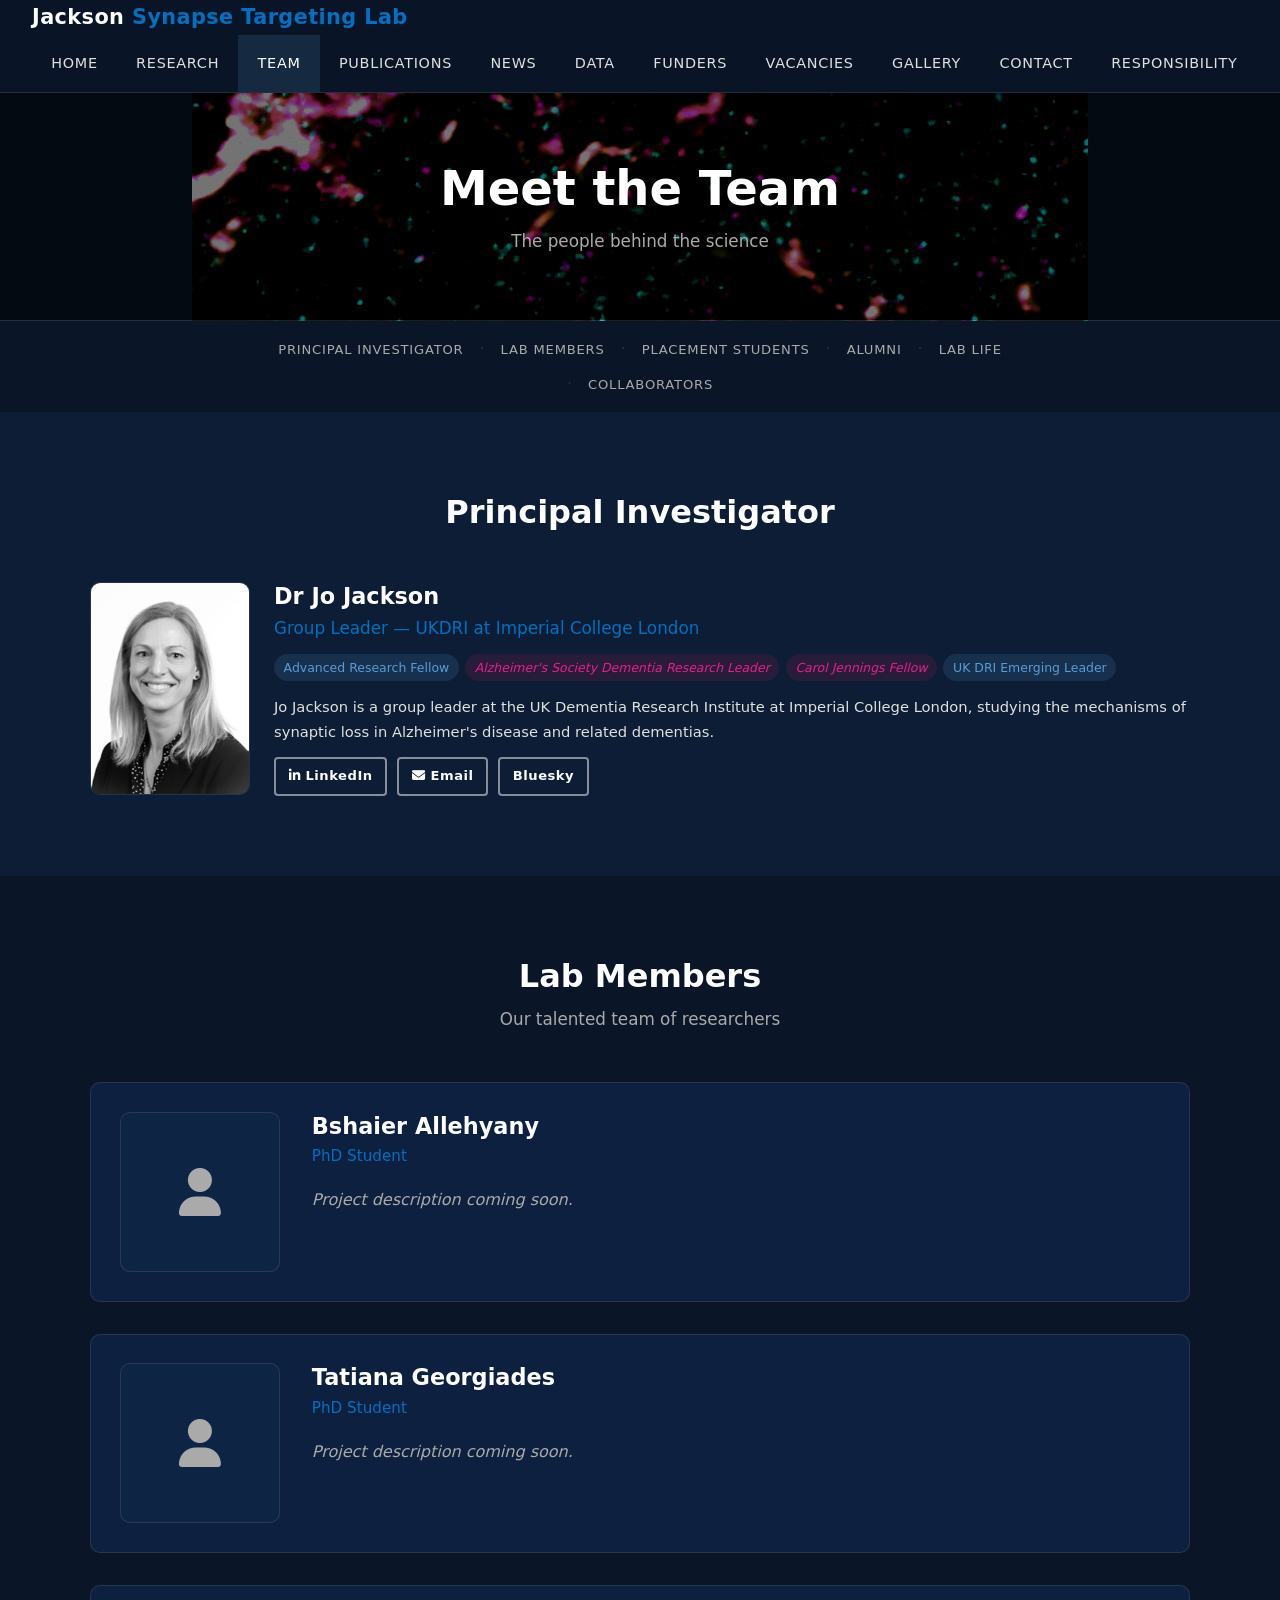
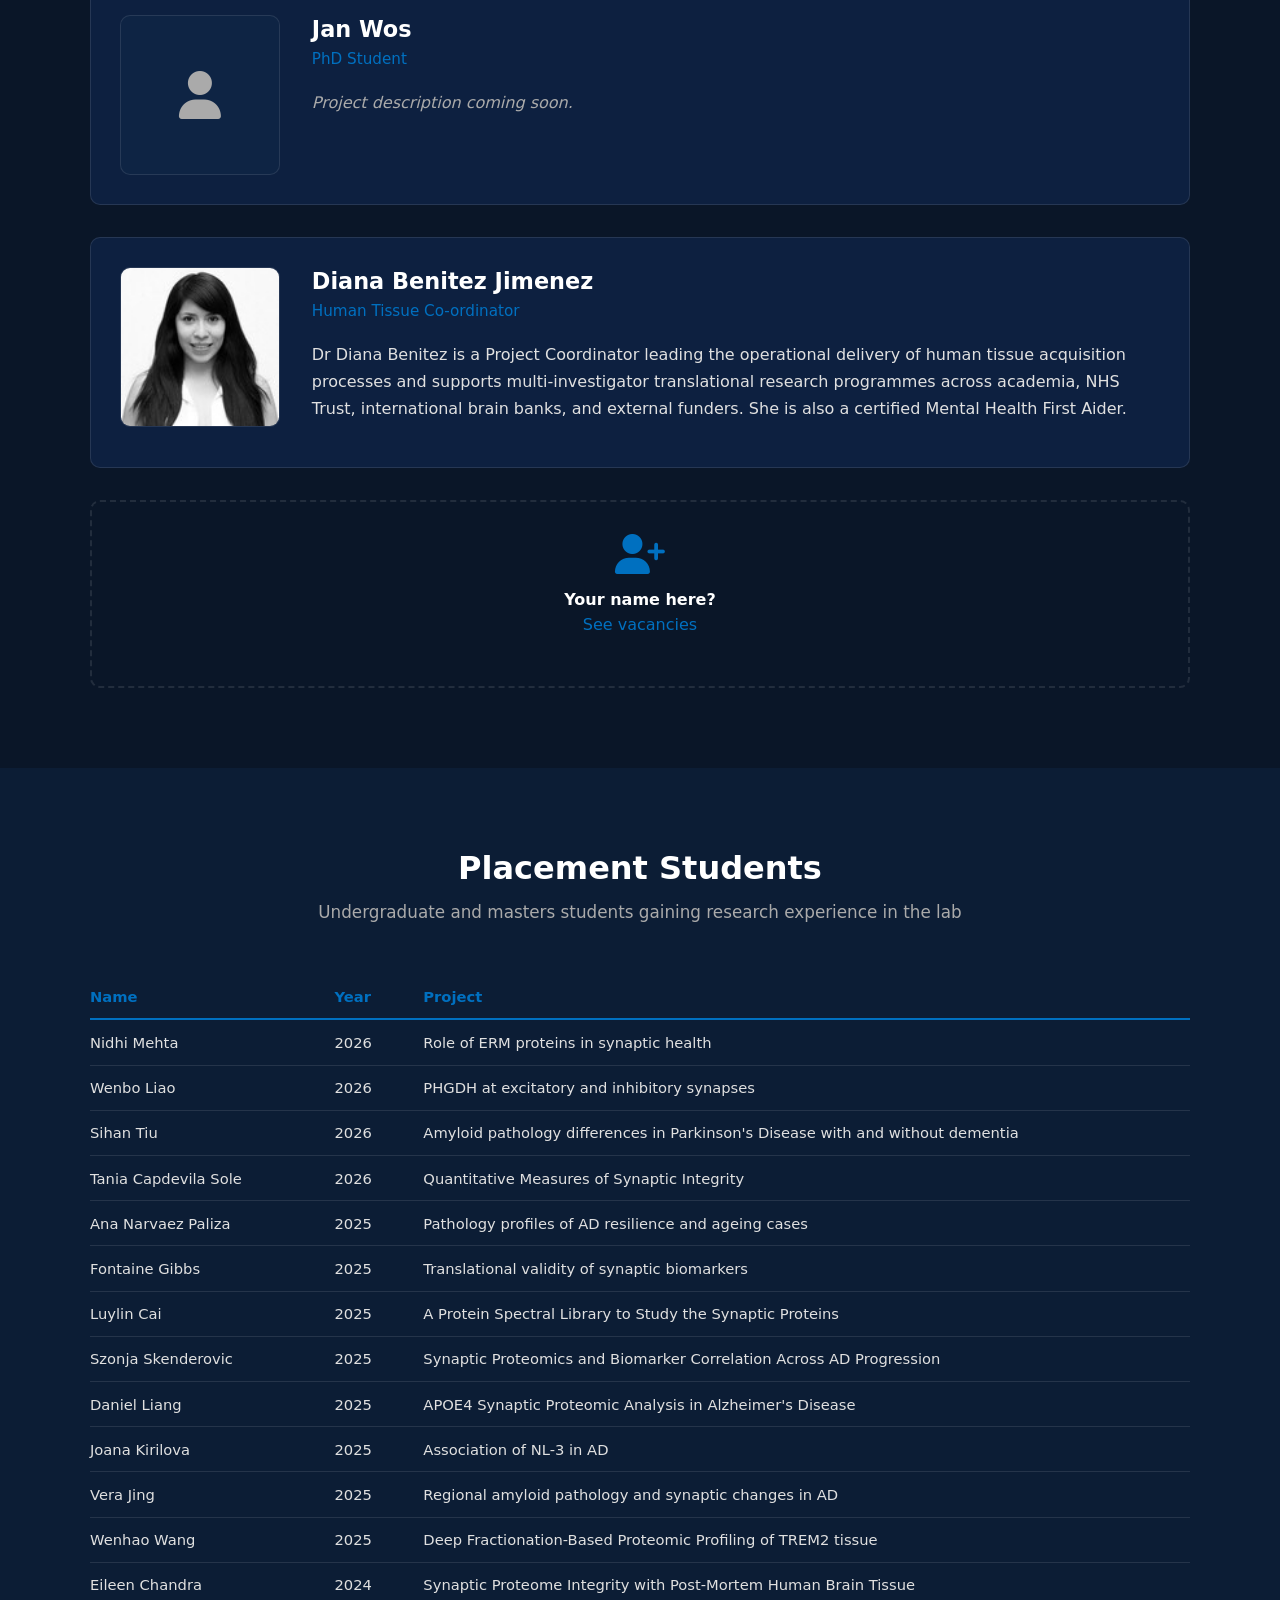
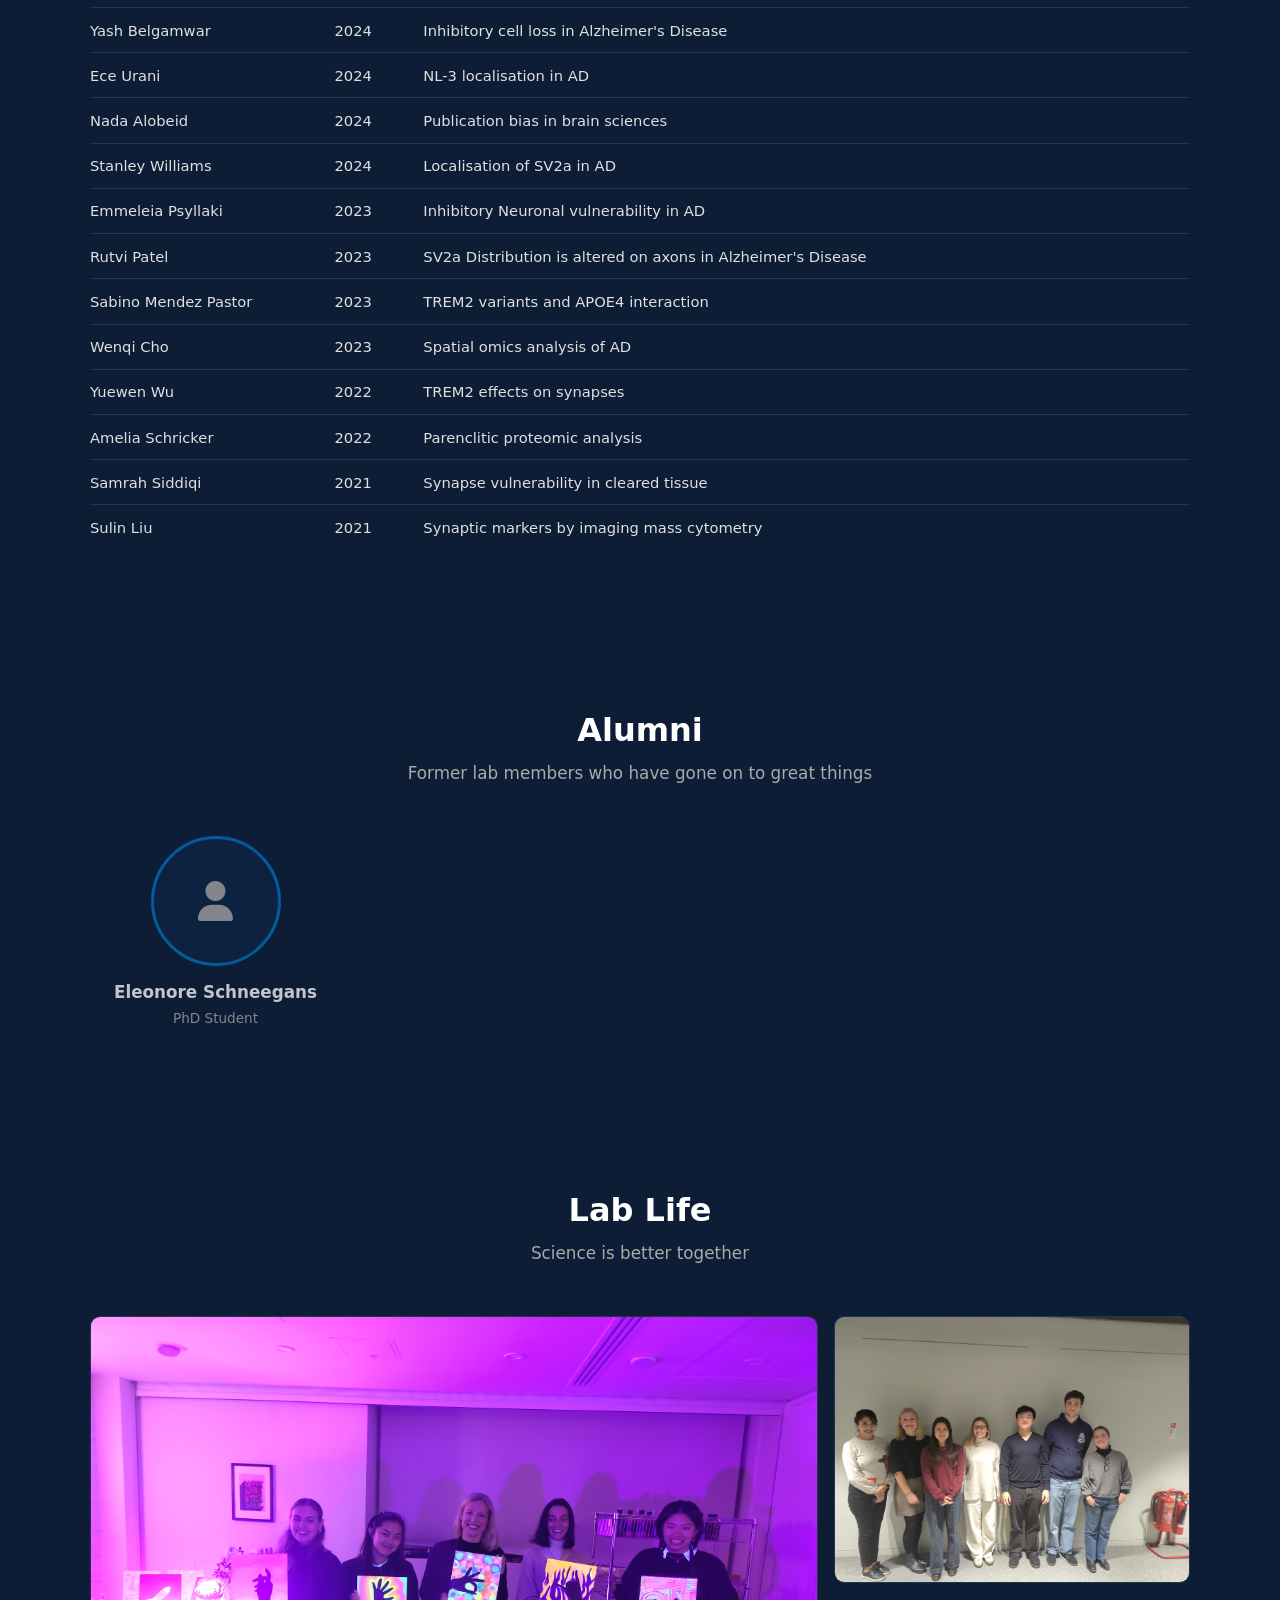
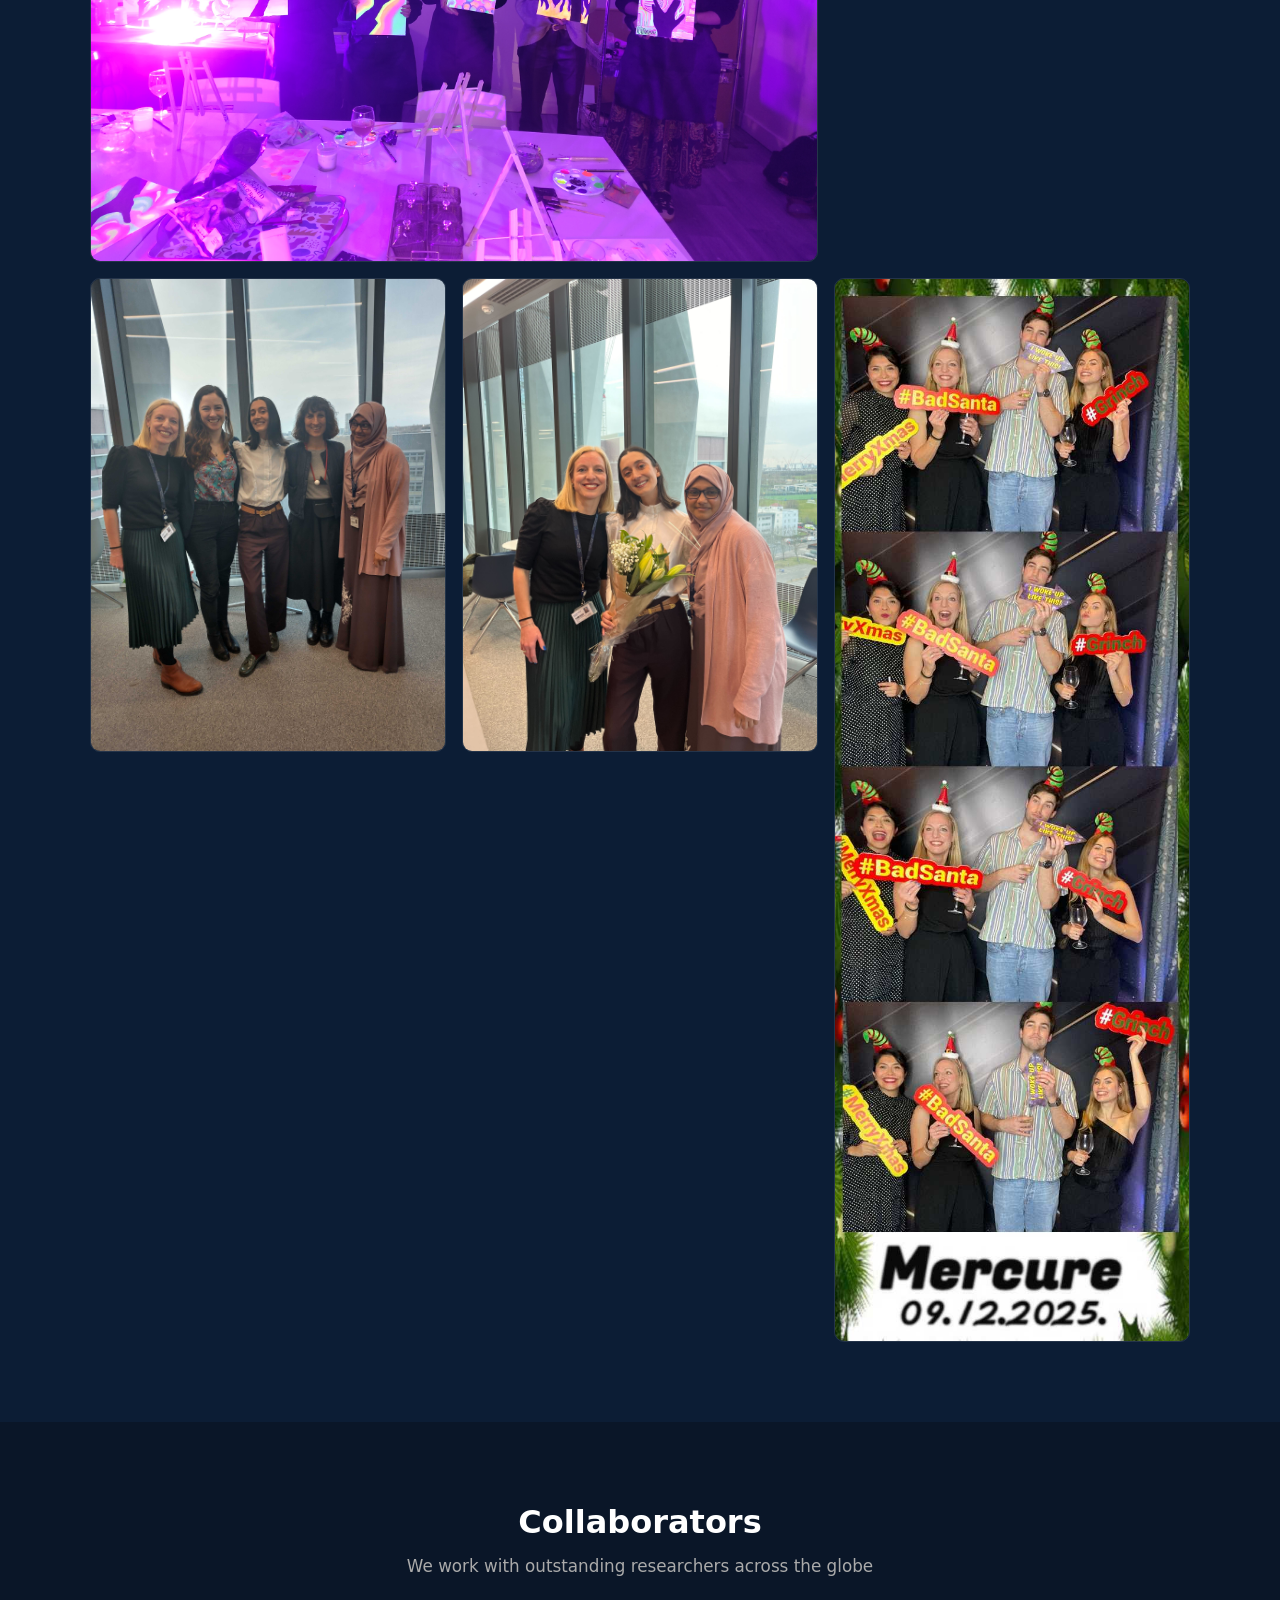
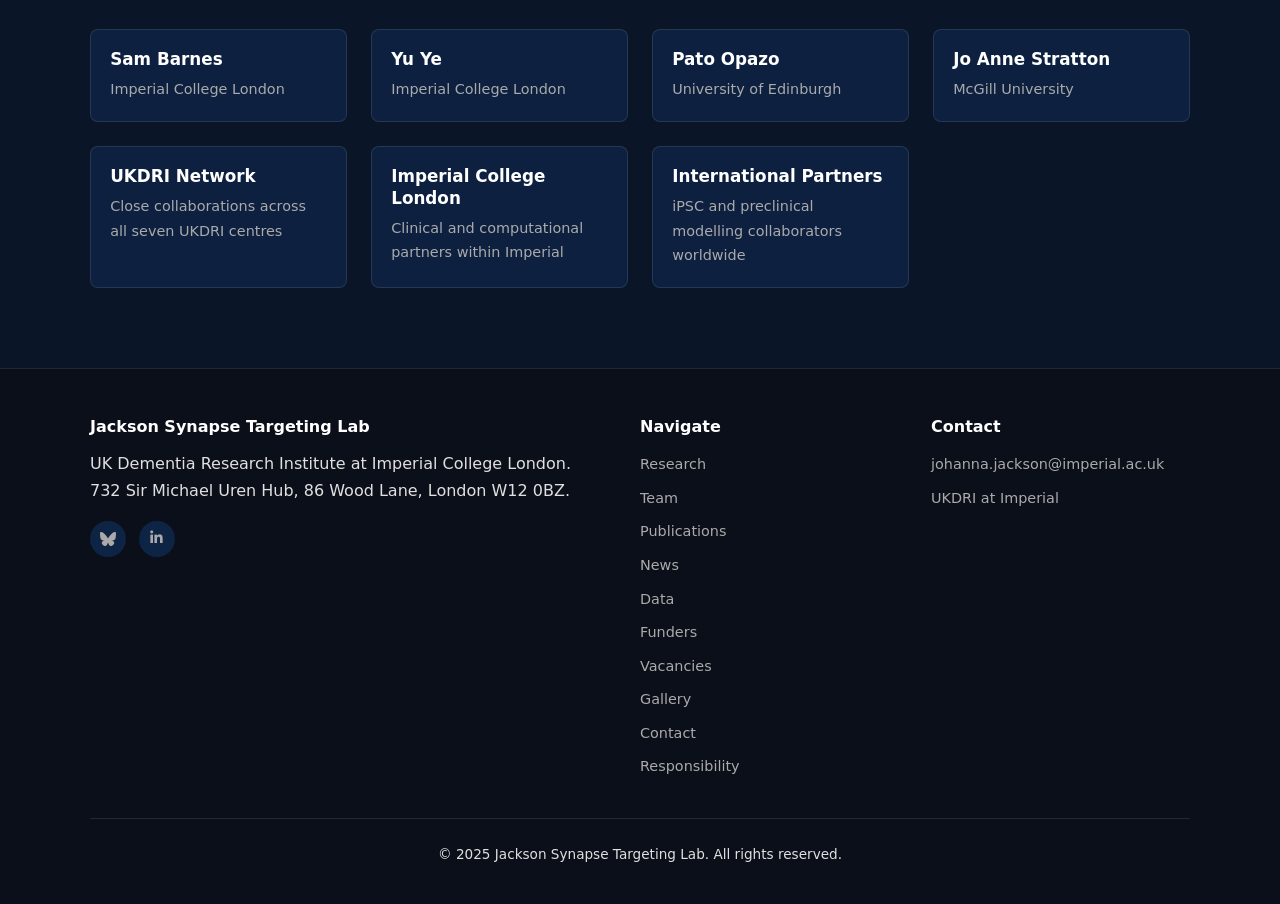
<file: team.html>
﻿<!DOCTYPE html>
<html lang="en">
<head>
  <meta charset="UTF-8"/>
  <meta name="viewport" content="width=device-width, initial-scale=1"/>
  <title>Team — Jackson Synapse Targeting Lab</title>
  <link rel="stylesheet" href="assets/css/main.css"/>
  <link rel="stylesheet" href="https://cdnjs.cloudflare.com/ajax/libs/font-awesome/6.5.0/css/all.min.css"/>
  <style>
    .pi-section {
      display: grid;
      grid-template-columns: 280px 1fr;
      gap: 2.5rem;
      align-items: start;
    }
    .pi-section img {
      width: 100%;
      border-radius: 10px;
      border: 1px solid var(--border);
      object-fit: cover;
      aspect-ratio: 3/4;
    }
    .pi-section .title {
      color: var(--accent);
      font-size: 1.05rem;
      font-weight: 500;
      margin-bottom: 0.6rem;
    }
    @media(max-width:768px){
      .pi-section { grid-template-columns: 1fr; }
    }
    .page-hero-img {
      position: relative;
      background-size: 70%;
      background-position: center;
      background-repeat: no-repeat;
    }
    .page-hero-img::before {
      content: '';
      position: absolute;
      inset: 0;
      background: inherit;
      background-size: inherit;
      background-position: inherit;
      background-repeat: inherit;
      filter: contrast(1.3) brightness(1.15) saturate(1.2);
    }
    .page-hero-img::after {
      content: '';
      position: absolute;
      inset: 0;
      background: rgba(0,0,0,0.55);
    }
    .page-hero-img h1,
    .page-hero-img p {
      position: relative;
      z-index: 1;
    }
  </style>
</head>
<body>

<nav id="nav">
  <a href="index.html" class="nav-logo">Jackson <span>Synapse Targeting Lab</span></a>
  <button id="nav-toggle" aria-label="Menu"><i class="fas fa-bars"></i></button>
  <ul>
    <li><a href="index.html">Home</a></li>
    <li><a href="research.html">Research</a></li>
    <li><a href="team.html">Team</a></li>
    <li><a href="publications.html">Publications</a></li>
    <li><a href="news.html">News</a></li>
    <li><a href="data.html">Data</a></li>
    <li><a href="funding.html">Funders</a></li>
    <li><a href="vacancies.html">Vacancies</a></li>
    <li><a href="gallery.html">Gallery</a></li>
    <li><a href="contact.html">Contact</a></li>
    <li><a href="responsibility.html">Responsibility</a></li>
  </ul>
</nav>

<div class="page-hero page-hero-img" style="background-image:url('assets/ezrin.png');">
  <h1>Meet the Team</h1>
  <p>The people behind the science</p>
</div>

<ul class="page-toc">
  <li><a href="#pi">Principal Investigator</a></li>
  <li><a href="#members">Lab Members</a></li>
  <li><a href="#placements">Placement Students</a></li>
  <li><a href="#alumni">Alumni</a></li>
  <li><a href="#lab-life">Lab Life</a></li>
  <li><a href="#collaborators">Collaborators</a></li>
</ul>

<!-- PI -->
<div class="wrapper wrapper-mid">
  <div class="container">
    <div class="section-header"><h2 id="pi">Principal Investigator</h2></div>
    <div class="pi-section" style="grid-template-columns:160px 1fr; gap:1.5rem;">
      <img src="assets/jo.png" alt="Dr Jo Jackson" style="aspect-ratio:3/4;"/>
      <div>
        <h3 style="margin:0 0 0.2rem;">Dr Jo Jackson</h3>
        <p class="title" style="margin:0 0 0.7rem;">Group Leader — UKDRI at Imperial College London</p>
        <div style="display:flex; gap:0.4rem; flex-wrap:wrap; margin-bottom:0.8rem;">
          <span style="background:rgba(91,155,213,0.15); color:#5b9bd5; padding:0.2rem 0.6rem; border-radius:20px; font-size:0.78rem;">Advanced Research Fellow</span>
          <span style="background:rgba(233,30,99,0.12); color:#e91e8c; padding:0.2rem 0.6rem; border-radius:20px; font-size:0.78rem; font-style:italic;">Alzheimer's Society Dementia Research Leader</span>
          <span style="background:rgba(233,30,99,0.12); color:#e91e8c; padding:0.2rem 0.6rem; border-radius:20px; font-size:0.78rem; font-style:italic;">Carol Jennings Fellow</span>
          <span style="background:rgba(91,155,213,0.15); color:#5b9bd5; padding:0.2rem 0.6rem; border-radius:20px; font-size:0.78rem;">UK DRI Emerging Leader</span>
        </div>
        <p style="font-size:0.92rem; margin-bottom:0.5rem;">Jo Jackson is a group leader at the UK Dementia Research Institute at Imperial College London, studying the mechanisms of synaptic loss in Alzheimer's disease and related dementias.</p>
        <div style="display:flex; gap:0.6rem; margin-top:0.8rem; flex-wrap:wrap;">
          <a href="https://www.linkedin.com/in/johannajackson/" target="_blank" class="btn btn-outline" style="font-size:0.82rem; padding:0.4rem 0.8rem;"><i class="fab fa-linkedin-in"></i> LinkedIn</a>
          <a href="mailto:johanna.jackson@imperial.ac.uk" class="btn btn-outline" style="font-size:0.82rem; padding:0.4rem 0.8rem;"><i class="fas fa-envelope"></i> Email</a>
          <a href="https://bsky.app/profile/jojacksonhere.bsky.social" target="_blank" class="btn btn-outline" style="font-size:0.82rem; padding:0.4rem 0.8rem;">Bluesky</a>
        </div>
      </div>
    </div>
  </div>
</div>

<!-- TEAM MEMBERS -->
<div class="wrapper wrapper-dark">
  <div class="container">
    <div class="section-header">
      <h2 id="members">Lab Members</h2>
      <p>Our talented team of researchers</p>
    </div>
    <div style="display:flex; flex-direction:column; gap:2rem;">

      <div style="display:grid; grid-template-columns:160px 1fr; gap:2rem; align-items:start; background:var(--card-bg); border:1px solid var(--border); border-radius:10px; padding:1.8rem;">
        <div class="avatar" style="background:var(--bg-light); display:flex; align-items:center; justify-content:center; width:160px; height:160px; border-radius:10px; border:1px solid var(--border);"><i class="fas fa-user" style="font-size:3rem; color:var(--text-muted);"></i></div>
        <div>
          <h3 style="margin:0 0 0.2rem;">Bshaier Allehyany</h3>
          <p style="color:var(--accent); margin:0 0 1rem; font-size:0.95rem;">PhD Student</p>
          <p style="color:var(--text-muted); font-style:italic;">Project description coming soon.</p>
        </div>
      </div>

      <div style="display:grid; grid-template-columns:160px 1fr; gap:2rem; align-items:start; background:var(--card-bg); border:1px solid var(--border); border-radius:10px; padding:1.8rem;">
        <div class="avatar" style="background:var(--bg-light); display:flex; align-items:center; justify-content:center; width:160px; height:160px; border-radius:10px; border:1px solid var(--border);"><i class="fas fa-user" style="font-size:3rem; color:var(--text-muted);"></i></div>
        <div>
          <h3 style="margin:0 0 0.2rem;">Tatiana Georgiades</h3>
          <p style="color:var(--accent); margin:0 0 1rem; font-size:0.95rem;">PhD Student</p>
          <p style="color:var(--text-muted); font-style:italic;">Project description coming soon.</p>
        </div>
      </div>

      <div style="display:grid; grid-template-columns:160px 1fr; gap:2rem; align-items:start; background:var(--card-bg); border:1px solid var(--border); border-radius:10px; padding:1.8rem;">
        <div class="avatar" style="background:var(--bg-light); display:flex; align-items:center; justify-content:center; width:160px; height:160px; border-radius:10px; border:1px solid var(--border);"><i class="fas fa-user" style="font-size:3rem; color:var(--text-muted);"></i></div>
        <div>
          <h3 style="margin:0 0 0.2rem;">Jan Wos</h3>
          <p style="color:var(--accent); margin:0 0 1rem; font-size:0.95rem;">PhD Student</p>
          <p style="color:var(--text-muted); font-style:italic;">Project description coming soon.</p>
        </div>
      </div>

      <div style="display:grid; grid-template-columns:160px 1fr; gap:2rem; align-items:start; background:var(--card-bg); border:1px solid var(--border); border-radius:10px; padding:1.8rem;">
        <img src="assets/DianaB.jpg" alt="Diana Benitez Jimenez" style="width:160px; height:160px; object-fit:cover; border-radius:10px; border:1px solid var(--border); display:block;">
        <div>
          <h3 style="margin:0 0 0.2rem;">Diana Benitez Jimenez</h3>
          <p style="color:var(--accent); margin:0 0 1rem; font-size:0.95rem;">Human Tissue Co-ordinator</p>
          <p>Dr Diana Benitez is a Project Coordinator leading the operational delivery of human tissue acquisition processes and supports multi-investigator translational research programmes across academia, NHS Trust, international brain banks, and external funders. She is also a certified Mental Health First Aider.</p>
        </div>
      </div>

      <div style="border: 2px dashed var(--border); border-radius:10px; padding:2rem; display:flex; flex-direction:column; align-items:center; justify-content:center; text-align:center;">
        <i class="fas fa-user-plus" style="font-size:2.5rem; color:var(--accent); margin-bottom:1rem;"></i>
        <h3 style="font-size:1rem;">Your name here?</h3>
        <p><a href="vacancies.html">See vacancies</a></p>
      </div>

    </div>
  </div>
</div>

<!-- PLACEMENT STUDENTS -->
<div class="wrapper wrapper-mid">
  <div class="container">
    <div class="section-header">
      <h2 id="placements">Placement Students</h2>
      <p>Undergraduate and masters students gaining research experience in the lab</p>
    </div>
    <table style="width:100%; border-collapse:collapse; font-size:0.92rem;">
      <thead>
        <tr style="border-bottom:2px solid var(--accent); text-align:left;">
          <th style="padding:0.6rem 1rem 0.6rem 0; color:var(--accent);">Name</th>
          <th style="padding:0.6rem 1rem; color:var(--accent);">Year</th>
          <th style="padding:0.6rem 0 0.6rem 1rem; color:var(--accent);">Project</th>
        </tr>
      </thead>
      <tbody>
        <tr style="border-bottom:1px solid var(--border);">
          <td style="padding:0.6rem 1rem 0.6rem 0;">Nidhi Mehta</td>
          <td style="padding:0.6rem 1rem;">2026</td>
          <td style="padding:0.6rem 0 0.6rem 1rem;">Role of ERM proteins in synaptic health</td>
        </tr>
        <tr style="border-bottom:1px solid var(--border);">
          <td style="padding:0.6rem 1rem 0.6rem 0;">Wenbo Liao</td>
          <td style="padding:0.6rem 1rem;">2026</td>
          <td style="padding:0.6rem 0 0.6rem 1rem;">PHGDH at excitatory and inhibitory synapses</td>
        </tr>
        <tr style="border-bottom:1px solid var(--border);">
          <td style="padding:0.6rem 1rem 0.6rem 0;">Sihan Tiu</td>
          <td style="padding:0.6rem 1rem;">2026</td>
          <td style="padding:0.6rem 0 0.6rem 1rem;">Amyloid pathology differences in Parkinson's Disease with and without dementia</td>
        </tr>
        <tr style="border-bottom:1px solid var(--border);">
          <td style="padding:0.6rem 1rem 0.6rem 0;">Tania Capdevila Sole</td>
          <td style="padding:0.6rem 1rem;">2026</td>
          <td style="padding:0.6rem 0 0.6rem 1rem;">Quantitative Measures of Synaptic Integrity</td>
        </tr>
        <tr style="border-bottom:1px solid var(--border);">
          <td style="padding:0.6rem 1rem 0.6rem 0;">Ana Narvaez Paliza</td>
          <td style="padding:0.6rem 1rem;">2025</td>
          <td style="padding:0.6rem 0 0.6rem 1rem;">Pathology profiles of AD resilience and ageing cases</td>
        </tr>
        <tr style="border-bottom:1px solid var(--border);">
          <td style="padding:0.6rem 1rem 0.6rem 0;">Fontaine Gibbs</td>
          <td style="padding:0.6rem 1rem;">2025</td>
          <td style="padding:0.6rem 0 0.6rem 1rem;">Translational validity of synaptic biomarkers</td>
        </tr>
        <tr style="border-bottom:1px solid var(--border);">
          <td style="padding:0.6rem 1rem 0.6rem 0;">Luylin Cai</td>
          <td style="padding:0.6rem 1rem;">2025</td>
          <td style="padding:0.6rem 0 0.6rem 1rem;">A Protein Spectral Library to Study the Synaptic Proteins</td>
        </tr>
        <tr style="border-bottom:1px solid var(--border);">
          <td style="padding:0.6rem 1rem 0.6rem 0;">Szonja Skenderovic</td>
          <td style="padding:0.6rem 1rem;">2025</td>
          <td style="padding:0.6rem 0 0.6rem 1rem;">Synaptic Proteomics and Biomarker Correlation Across AD Progression</td>
        </tr>
        <tr style="border-bottom:1px solid var(--border);">
          <td style="padding:0.6rem 1rem 0.6rem 0;">Daniel Liang</td>
          <td style="padding:0.6rem 1rem;">2025</td>
          <td style="padding:0.6rem 0 0.6rem 1rem;">APOE4 Synaptic Proteomic Analysis in Alzheimer's Disease</td>
        </tr>
        <tr style="border-bottom:1px solid var(--border);">
          <td style="padding:0.6rem 1rem 0.6rem 0;">Joana Kirilova</td>
          <td style="padding:0.6rem 1rem;">2025</td>
          <td style="padding:0.6rem 0 0.6rem 1rem;">Association of NL-3 in AD</td>
        </tr>
        <tr style="border-bottom:1px solid var(--border);">
          <td style="padding:0.6rem 1rem 0.6rem 0;">Vera Jing</td>
          <td style="padding:0.6rem 1rem;">2025</td>
          <td style="padding:0.6rem 0 0.6rem 1rem;">Regional amyloid pathology and synaptic changes in AD</td>
        </tr>
        <tr style="border-bottom:1px solid var(--border);">
          <td style="padding:0.6rem 1rem 0.6rem 0;">Wenhao Wang</td>
          <td style="padding:0.6rem 1rem;">2025</td>
          <td style="padding:0.6rem 0 0.6rem 1rem;">Deep Fractionation-Based Proteomic Profiling of TREM2 tissue</td>
        </tr>
        <tr style="border-bottom:1px solid var(--border);">
          <td style="padding:0.6rem 1rem 0.6rem 0;">Eileen Chandra</td>
          <td style="padding:0.6rem 1rem;">2024</td>
          <td style="padding:0.6rem 0 0.6rem 1rem;">Synaptic Proteome Integrity with Post-Mortem Human Brain Tissue</td>
        </tr>
        <tr style="border-bottom:1px solid var(--border);">
          <td style="padding:0.6rem 1rem 0.6rem 0;">Yash Belgamwar</td>
          <td style="padding:0.6rem 1rem;">2024</td>
          <td style="padding:0.6rem 0 0.6rem 1rem;">Inhibitory cell loss in Alzheimer's Disease</td>
        </tr>
        <tr style="border-bottom:1px solid var(--border);">
          <td style="padding:0.6rem 1rem 0.6rem 0;">Ece Urani</td>
          <td style="padding:0.6rem 1rem;">2024</td>
          <td style="padding:0.6rem 0 0.6rem 1rem;">NL-3 localisation in AD</td>
        </tr>
        <tr style="border-bottom:1px solid var(--border);">
          <td style="padding:0.6rem 1rem 0.6rem 0;">Nada Alobeid</td>
          <td style="padding:0.6rem 1rem;">2024</td>
          <td style="padding:0.6rem 0 0.6rem 1rem;">Publication bias in brain sciences</td>
        </tr>
        <tr style="border-bottom:1px solid var(--border);">
          <td style="padding:0.6rem 1rem 0.6rem 0;">Stanley Williams</td>
          <td style="padding:0.6rem 1rem;">2024</td>
          <td style="padding:0.6rem 0 0.6rem 1rem;">Localisation of SV2a in AD</td>
        </tr>
        <tr style="border-bottom:1px solid var(--border);">
          <td style="padding:0.6rem 1rem 0.6rem 0;">Emmeleia Psyllaki</td>
          <td style="padding:0.6rem 1rem;">2023</td>
          <td style="padding:0.6rem 0 0.6rem 1rem;">Inhibitory Neuronal vulnerability in AD</td>
        </tr>
        <tr style="border-bottom:1px solid var(--border);">
          <td style="padding:0.6rem 1rem 0.6rem 0;">Rutvi Patel</td>
          <td style="padding:0.6rem 1rem;">2023</td>
          <td style="padding:0.6rem 0 0.6rem 1rem;">SV2a Distribution is altered on axons in Alzheimer's Disease</td>
        </tr>
        <tr style="border-bottom:1px solid var(--border);">
          <td style="padding:0.6rem 1rem 0.6rem 0;">Sabino Mendez Pastor</td>
          <td style="padding:0.6rem 1rem;">2023</td>
          <td style="padding:0.6rem 0 0.6rem 1rem;">TREM2 variants and APOE4 interaction</td>
        </tr>
        <tr style="border-bottom:1px solid var(--border);">
          <td style="padding:0.6rem 1rem 0.6rem 0;">Wenqi Cho</td>
          <td style="padding:0.6rem 1rem;">2023</td>
          <td style="padding:0.6rem 0 0.6rem 1rem;">Spatial omics analysis of AD</td>
        </tr>
        <tr style="border-bottom:1px solid var(--border);">
          <td style="padding:0.6rem 1rem 0.6rem 0;">Yuewen Wu</td>
          <td style="padding:0.6rem 1rem;">2022</td>
          <td style="padding:0.6rem 0 0.6rem 1rem;">TREM2 effects on synapses</td>
        </tr>
        <tr style="border-bottom:1px solid var(--border);">
          <td style="padding:0.6rem 1rem 0.6rem 0;">Amelia Schricker</td>
          <td style="padding:0.6rem 1rem;">2022</td>
          <td style="padding:0.6rem 0 0.6rem 1rem;">Parenclitic proteomic analysis</td>
        </tr>
        <tr style="border-bottom:1px solid var(--border);">
          <td style="padding:0.6rem 1rem 0.6rem 0;">Samrah Siddiqi</td>
          <td style="padding:0.6rem 1rem;">2021</td>
          <td style="padding:0.6rem 0 0.6rem 1rem;">Synapse vulnerability in cleared tissue</td>
        </tr>
        <tr>
          <td style="padding:0.6rem 1rem 0.6rem 0;">Sulin Liu</td>
          <td style="padding:0.6rem 1rem;">2021</td>
          <td style="padding:0.6rem 0 0.6rem 1rem;">Synaptic markers by imaging mass cytometry</td>
        </tr>
      </tbody>
    </table>
  </div>
</div>

<!-- ALUMNI -->
<div class="wrapper wrapper-mid">
  <div class="container">
    <div class="section-header">
      <h2 id="alumni">Alumni</h2>
      <p>Former lab members who have gone on to great things</p>
    </div>
    <div class="team-grid">
      <div class="team-card" style="opacity:0.75;">
        <div class="avatar" style="background:var(--bg-light); display:flex; align-items:center; justify-content:center;"><i class="fas fa-user" style="font-size:2.5rem; color:var(--text-muted);"></i></div>
        <h3>Eleonore Schneegans</h3>
        <p style="font-size:0.85rem; color:var(--text-muted);">PhD Student</p>
      </div>
    </div>
  </div>
</div>

<!-- LAB LIFE GALLERY -->
<div class="wrapper wrapper-mid">
  <div class="container">
    <div class="section-header">
      <h2 id="lab-life">Lab Life</h2>
      <p>Science is better together</p>
    </div>
    <div style="display:grid; grid-template-columns: repeat(3, 1fr); gap:1rem;">
      <div style="grid-column: span 2;">
        <img src="assets/IMG_20241205_182328.jpg" alt="Lab group photo" style="width:100%; height:auto; border-radius:10px; border:1px solid var(--border); display:block;"/>
      </div>
      <div>
        <img src="assets/IMG_20251202_192405.jpg" alt="Lab painting night" style="width:100%; height:auto; border-radius:10px; border:1px solid var(--border); display:block;"/>
      </div>
      <div>
        <img src="assets/IMG_20250306_162336.jpg" alt="Lab celebration" style="width:100%; height:auto; border-radius:10px; border:1px solid var(--border); display:block;"/>
      </div>
      <div>
        <img src="assets/IMG_1917.jpg" alt="Lab group" style="width:100%; height:auto; border-radius:10px; border:1px solid var(--border); display:block;"/>
      </div>
      <div>
        <img src="assets/20251210_000120905.jpg" alt="Lab Christmas party" style="width:100%; height:auto; border-radius:10px; border:1px solid var(--border); display:block;"/>
      </div>
    </div>
  </div>
</div>

<!-- COLLABORATORS -->
<div class="wrapper wrapper-dark">
  <div class="container">
    <div class="section-header">
      <h2 id="collaborators">Collaborators</h2>
      <p>We work with outstanding researchers across the globe</p>
    </div>
    <div class="card-grid">
      <div class="card"><div class="card-body">
        <h3>Sam Barnes</h3>
        <p>Imperial College London</p>
      </div></div>
      <div class="card"><div class="card-body">
        <h3>Yu Ye</h3>
        <p>Imperial College London</p>
      </div></div>
      <div class="card"><div class="card-body">
        <h3>Pato Opazo</h3>
        <p>University of Edinburgh</p>
      </div></div>
      <div class="card"><div class="card-body">
        <h3>Jo Anne Stratton</h3>
        <p>McGill University</p>
      </div></div>
      <div class="card"><div class="card-body">
        <h3>UKDRI Network</h3>
        <p>Close collaborations across all seven UKDRI centres</p>
      </div></div>
      <div class="card"><div class="card-body">
        <h3>Imperial College London</h3>
        <p>Clinical and computational partners within Imperial</p>
      </div></div>
      <div class="card"><div class="card-body">
        <h3>International Partners</h3>
        <p>iPSC and preclinical modelling collaborators worldwide</p>
      </div></div>
    </div>
  </div>
</div>

<div id="footer">
  <div class="footer-inner">
    <div class="footer-grid">
      <div>
        <h4>Jackson Synapse Targeting Lab</h4>
        <p>UK Dementia Research Institute at Imperial College London.<br/>732 Sir Michael Uren Hub, 86 Wood Lane, London W12 0BZ.</p>
        <div class="social-icons">
          <a href="https://bsky.app/profile/jojacksonhere.bsky.social" target="_blank" title="Bluesky">
            <svg xmlns="http://www.w3.org/2000/svg" viewBox="0 0 568 501" width="16" height="16" fill="currentColor"><path d="M123.121 33.664C188.241 82.553 258.281 181.68 284 234.873c25.719-53.192 95.759-152.32 160.879-201.208C491.866-1.611 568-28.906 568 57.947c0 17.346-9.945 145.713-15.778 166.555-20.275 72.453-94.155 90.933-159.875 79.748C507.222 323.8 536.444 388.56 473.333 453.32c-119.86 122.992-172.272-30.876-185.702-70.281-2.462-7.227-3.614-10.608-3.631-7.733-.017-2.875-1.169.506-3.631 7.733C266.939 422.444 214.527 576.312 94.667 453.32 31.556 388.56 60.778 323.8 175.653 304.25c-65.72 11.185-139.6-7.295-159.875-79.748C9.945 203.66 0 75.293 0 57.947 0-28.906 76.134-1.611 123.121 33.664Z"/></svg>
          </a>
          <a href="https://www.linkedin.com/in/johannajackson/" target="_blank" title="LinkedIn"><i class="fab fa-linkedin-in"></i></a>
        </div>
      </div>
      <div>
        <h4>Navigate</h4>
        <ul>
          <li><a href="research.html">Research</a></li>
          <li><a href="team.html">Team</a></li>
          <li><a href="publications.html">Publications</a></li>
          <li><a href="news.html">News</a></li>
          <li><a href="data.html">Data</a></li>
          <li><a href="funding.html">Funders</a></li>
          <li><a href="vacancies.html">Vacancies</a></li>
          <li><a href="gallery.html">Gallery</a></li>
    <li><a href="contact.html">Contact</a></li>
          <li><a href="responsibility.html">Responsibility</a></li>
        </ul>
      </div>
      <div>
        <h4>Contact</h4>
        <ul>
          <li><a href="mailto:johanna.jackson@imperial.ac.uk">johanna.jackson@imperial.ac.uk</a></li>
          <li><a href="https://www.imperial.ac.uk/dementia-research-institute" target="_blank">UKDRI at Imperial</a></li>
        </ul>
      </div>
    </div>
    <div class="footer-bottom"><p>&copy; 2025 Jackson Synapse Targeting Lab. All rights reserved.</p></div>
  </div>
</div>

<script src="assets/js/main.js"></script>
</body>
</html>
</file>
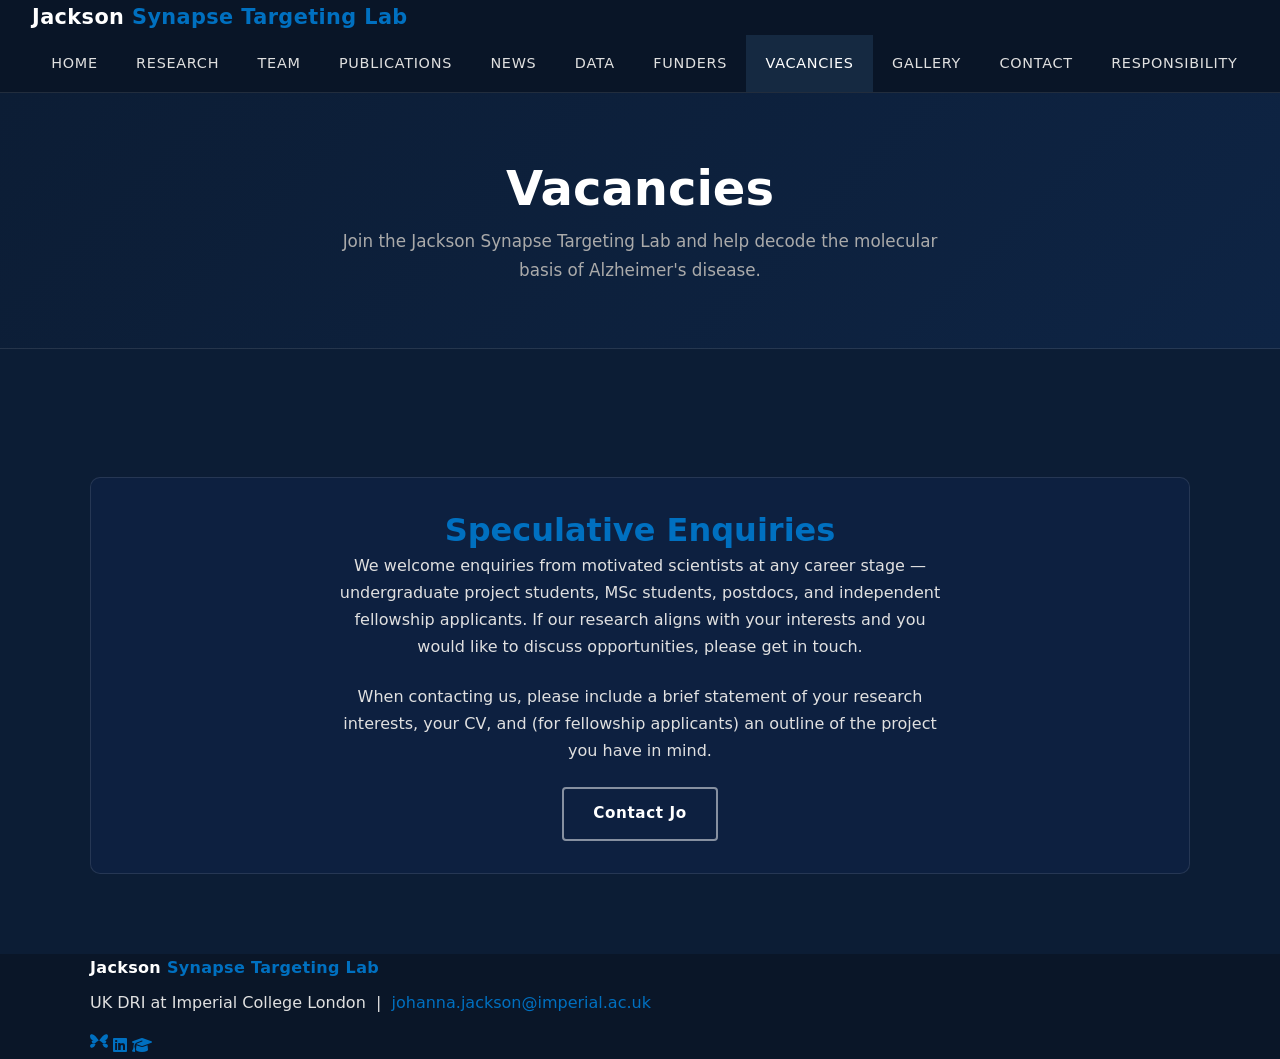
<file: vacancies.html>
﻿<!DOCTYPE html>
<html lang="en">
<head>
  <meta charset="UTF-8"/>
  <meta name="viewport" content="width=device-width, initial-scale=1"/>
  <title>Vacancies — Jackson Synapse Targeting Lab</title>
  <meta name="description" content="Open positions and opportunities at the Jackson Synapse Targeting Lab, UKDRI Imperial College London."/>
  <link rel="stylesheet" href="assets/css/main.css"/>
  <link rel="stylesheet" href="https://cdnjs.cloudflare.com/ajax/libs/font-awesome/6.5.0/css/all.min.css"/>
  <style>
    .vacancy-card {
      background: var(--card-bg);
      border: 1px solid var(--border);
      border-left: 4px solid var(--accent);
      border-radius: 10px;
      padding: 1.8rem 2rem;
      margin-bottom: 1.8rem;
    }
    .vacancy-card h3 {
      font-size: 1.2rem;
      color: var(--heading);
      margin: 0 0 0.4rem;
    }
    .vacancy-meta {
      display: flex;
      flex-wrap: wrap;
      gap: 0.8rem;
      margin-bottom: 1rem;
    }
    .vacancy-tag {
      font-size: 0.76rem;
      background: rgba(91,155,213,0.12);
      color: var(--accent);
      border: 1px solid rgba(91,155,213,0.3);
      border-radius: 20px;
      padding: 0.2rem 0.7rem;
      text-transform: uppercase;
      letter-spacing: 0.05em;
    }
    .vacancy-card p {
      color: var(--muted);
      line-height: 1.7;
      font-size: 0.95rem;
      margin: 0 0 1rem;
    }
    .vacancy-card ul {
      color: var(--muted);
      line-height: 1.7;
      font-size: 0.95rem;
      padding-left: 1.4rem;
      margin-bottom: 1.2rem;
    }
    .speculative-box {
      margin-top: 3rem;
      background: var(--card-bg);
      border: 1px solid var(--border);
      border-radius: 10px;
      padding: 2rem 2.2rem;
      text-align: center;
    }
    .speculative-box h2 { color: var(--accent); margin-top: 0; }
    .speculative-box p { color: var(--muted); max-width: 620px; margin: 0 auto 1.4rem; line-height: 1.7; }
  </style>
</head>
<body>

<nav id="nav">
  <a href="index.html" class="nav-logo">Jackson <span>Synapse Targeting Lab</span></a>
  <button id="nav-toggle" aria-label="Menu"><i class="fas fa-bars"></i></button>
  <ul>
    <li><a href="index.html">Home</a></li>
    <li><a href="research.html">Research</a></li>
    <li><a href="team.html">Team</a></li>
    <li><a href="publications.html">Publications</a></li>
    <li><a href="news.html">News</a></li>
    <li><a href="data.html">Data</a></li>
    <li><a href="funding.html">Funders</a></li>
    <li><a href="vacancies.html">Vacancies</a></li>
    <li><a href="gallery.html">Gallery</a></li>
    <li><a href="contact.html">Contact</a></li>
    <li><a href="responsibility.html">Responsibility</a></li>
  </ul>
</nav>

<section class="page-hero">
  <h1>Vacancies</h1>
  <p>Join the Jackson Synapse Targeting Lab and help decode the molecular basis of Alzheimer's disease.</p>
</section>

<div class="wrapper wrapper-mid">
  <div class="container">

    <div class="speculative-box">
      <h2>Speculative Enquiries</h2>
      <p>We welcome enquiries from motivated scientists at any career stage — undergraduate project students, MSc students, postdocs, and independent fellowship applicants. If our research aligns with your interests and you would like to discuss opportunities, please get in touch.</p>
      <p>When contacting us, please include a brief statement of your research interests, your CV, and (for fellowship applicants) an outline of the project you have in mind.</p>
      <a href="mailto:johanna.jackson@imperial.ac.uk?subject=Speculative%20Enquiry" class="btn btn-outline">Contact Jo</a>
    </div>

  </div>
</div>

<footer>
  <div class="container">
    <p class="nav-logo" style="font-size:1rem;margin-bottom:0.5rem">Jackson <span>Synapse Targeting Lab</span></p>
    <p>UK DRI at Imperial College London &nbsp;|&nbsp; <a href="mailto:johanna.jackson@imperial.ac.uk">johanna.jackson@imperial.ac.uk</a></p>
    <div class="footer-social">
      <a href="https://bsky.app/profile/jojacksonhere.bsky.social" target="_blank" rel="noopener" aria-label="Bluesky">
        <svg viewBox="0 0 360 320" xmlns="http://www.w3.org/2000/svg" style="width:18px;height:18px;fill:currentColor"><path d="M180 141.964C163.699 110.262 119.308 51.1817 78.0347 22.044C38.4971 -5.86931 -1.23016 7.58175 0.0336936 45.5802C1.95803 99.0867 36.1157 123.99 72.0041 129.909C50.5518 126.579 17.0025 140.873 44.4847 173.693C75.0258 210.43 99.6441 182.917 125.123 163.525C152.925 142.745 176.309 125.845 180 141.964Z"/><path d="M180 141.964C196.301 110.262 240.692 51.1817 281.965 22.044C321.503 -5.86931 361.23 7.58175 359.966 45.5802C358.042 99.0867 323.884 123.99 287.996 129.909C309.448 126.579 342.997 140.873 315.515 173.693C284.974 210.43 260.356 182.917 234.877 163.525C207.075 142.745 183.691 125.845 180 141.964Z"/><path d="M110.957 199.636C101.308 222.653 90.5921 249.276 74.1464 261.162C40.0234 285.862 6.60561 274.632 2.47649 244.229C-1.58753 214.553 22.3975 201.103 48.1217 196.018C69.0929 191.817 90.5651 192.797 110.957 199.636Z"/><path d="M249.043 199.636C258.692 222.653 269.408 249.276 285.854 261.162C319.977 285.862 353.394 274.632 357.524 244.229C361.588 214.553 337.603 201.103 311.878 196.018C290.907 191.817 269.435 192.797 249.043 199.636Z"/></svg>
      </a>
      <a href="https://www.linkedin.com/in/johannajackson/" target="_blank" rel="noopener" aria-label="LinkedIn"><i class="fab fa-linkedin"></i></a>
      <a href="https://scholar.google.com/citations?user=9JBJIwMAAAAJ&hl=en" target="_blank" rel="noopener" aria-label="Google Scholar"><i class="fas fa-graduation-cap"></i></a>
    </div>
  </div>
</footer>

<script src="assets/js/main.js"></script>
</body>
</html>
</file>
<file: assets/css/main.css>
/* Jackson Lab - Main CSS (Helios theme inspired) */

/* Reset & Base */
*, *::before, *::after { box-sizing: border-box; margin: 0; padding: 0; }

:root {
  --accent: #0070c0;
  --accent-dark: #005a9e;
  --bg-dark: #0a1628;
  --bg-mid: #0c1d35;
  --bg-light: #0e2444;
  --text: #e0e0e0;
  --text-muted: #aaa;
  --white: #ffffff;
  --card-bg: #0d2040;
  --border: rgba(255,255,255,0.1);
}

html { scroll-behavior: smooth; }

body {
  font-family: 'Segoe UI', system-ui, -apple-system, sans-serif;
  background: var(--bg-dark);
  color: var(--text);
  line-height: 1.7;
  font-size: 16px;
}

a { color: var(--accent); text-decoration: none; transition: color 0.2s; }
a:hover { color: var(--white); }

h1,h2,h3,h4,h5 { font-weight: 600; line-height: 1.3; color: var(--white); }
h1 { font-size: 2.8rem; }
h2 { font-size: 2rem; }
h3 { font-size: 1.4rem; }
p { margin-bottom: 1em; color: var(--text); }

/* ──────────────────────────────────────────
   NAVBAR
────────────────────────────────────────── */
#header {
  position: relative;
  z-index: 100;
}

nav#nav {
  background: rgba(10,22,40,0.97);
  backdrop-filter: blur(8px);
  border-bottom: 1px solid var(--border);
  position: sticky;
  top: 0;
  z-index: 200;
  padding: 0 2rem;
}

nav#nav ul { list-style: none; display: flex; align-items: center; gap: 0; margin: 0; }
nav#nav > ul > li { position: relative; }
nav#nav > ul > li > a {
  display: block;
  padding: 1rem 1.2rem;
  color: var(--text);
  font-weight: 500;
  font-size: 0.9rem;
  letter-spacing: 0.05em;
  text-transform: uppercase;
  transition: color 0.2s, background 0.2s;
}
nav#nav > ul > li > a:hover,
nav#nav > ul > li.active > a { color: var(--white); background: rgba(91,155,213,0.15); }

/* dropdown */
nav#nav ul ul {
  display: none;
  position: absolute;
  top: 100%;
  left: 0;
  background: var(--bg-light);
  min-width: 200px;
  border: 1px solid var(--border);
  border-radius: 0 0 6px 6px;
  box-shadow: 0 8px 24px rgba(0,0,0,0.4);
  flex-direction: column;
}
nav#nav ul ul li a {
  display: block;
  padding: 0.7rem 1.2rem;
  color: var(--text);
  font-size: 0.9rem;
  transition: background 0.2s, color 0.2s;
}
nav#nav ul ul li a:hover { background: rgba(91,155,213,0.2); color: var(--white); }
nav#nav > ul > li:hover > ul { display: flex; }

.nav-logo {
  font-size: 1.3rem;
  font-weight: 700;
  color: var(--white) !important;
  letter-spacing: 0.02em;
  margin-right: 1rem;
  text-transform: none !important;
  white-space: nowrap;
}
.nav-logo span { color: var(--accent); }

/* hamburger */
#nav-toggle { display: none; cursor: pointer; padding: 1rem; background: none; border: none; color: var(--white); font-size: 1.4rem; }

/* ──────────────────────────────────────────
   HERO
────────────────────────────────────────── */
#hero {
  min-height: 90vh;
  background:
    linear-gradient(135deg, rgba(10,20,50,0.20) 0%, rgba(15,52,96,0.15) 100%),
    url('../../SV2A2.png') center/cover no-repeat;
  display: flex;
  flex-direction: column;
  align-items: center;
  justify-content: center;
  text-align: center;
  padding: 4rem 2rem;
}

#hero h1 {
  font-size: clamp(2.2rem, 6vw, 4.5rem);
  color: var(--white);
  margin-bottom: 0.4rem;
  text-shadow: 0 2px 20px rgba(0,0,0,0.5);
}
#hero h1 span { color: var(--accent); }
#hero .subtitle {
  font-size: clamp(1rem, 2.5vw, 1.4rem);
  color: rgba(255,255,255,0.8);
  margin-bottom: 2rem;
  max-width: 900px;
  white-space: nowrap;
}
#hero .btn-group { display: flex; gap: 1rem; flex-wrap: wrap; justify-content: center; }

/* ──────────────────────────────────────────
   BUTTONS
────────────────────────────────────────── */
.btn {
  display: inline-block;
  padding: 0.75rem 1.8rem;
  border-radius: 4px;
  font-weight: 600;
  font-size: 0.95rem;
  letter-spacing: 0.04em;
  transition: all 0.25s;
  cursor: pointer;
  border: 2px solid transparent;
}
.btn-primary { background: var(--accent); color: var(--white); }
.btn-primary:hover { background: var(--accent-dark); color: var(--white); transform: translateY(-2px); box-shadow: 0 6px 20px rgba(91,155,213,0.4); }
.btn-outline { background: transparent; color: var(--white); border-color: rgba(255,255,255,0.5); }
.btn-outline:hover { background: rgba(255,255,255,0.1); color: var(--white); transform: translateY(-2px); }

/* ──────────────────────────────────────────
   SECTIONS
────────────────────────────────────────── */
section.wrapper, div.wrapper { padding: 5rem 2rem; }
.wrapper-dark { background: var(--bg-dark); }
.wrapper-mid  { background: var(--bg-mid); }
.wrapper-light { background: var(--bg-light); }
.wrapper-card { background: var(--card-bg); }

.container { max-width: 1100px; margin: 0 auto; }
.section-header { text-align: center; margin-bottom: 3rem; }
.section-header h2 { margin-bottom: 0.5rem; }
.section-header p { color: var(--text-muted); font-size: 1.05rem; }

/* ──────────────────────────────────────────
   CAROUSEL / CARDS
────────────────────────────────────────── */
.card-grid {
  display: grid;
  grid-template-columns: repeat(auto-fill, minmax(240px, 1fr));
  gap: 1.5rem;
}

.card {
  background: var(--card-bg);
  border: 1px solid var(--border);
  border-radius: 8px;
  overflow: hidden;
  transition: transform 0.25s, box-shadow 0.25s;
}
.card:hover { transform: translateY(-6px); box-shadow: 0 12px 32px rgba(0,0,0,0.4); }
.card img { width: 100%; height: 180px; object-fit: cover; display: block; }
.card-body { padding: 1.2rem; }
.card-body h3 { font-size: 1.05rem; margin-bottom: 0.4rem; }
.card-body p { font-size: 0.9rem; color: var(--text-muted); margin: 0; }

/* ──────────────────────────────────────────
   RESEARCH ITEMS
────────────────────────────────────────── */
.research-item {
  display: grid;
  grid-template-columns: 1fr 2fr;
  gap: 2rem;
  align-items: start;
  margin-bottom: 3rem;
  padding-bottom: 3rem;
  border-bottom: 1px solid var(--border);
}
.research-item:last-child { border-bottom: none; }
.research-item img {
  width: 100%;
  border-radius: 8px;
  border: 1px solid var(--border);
  object-fit: cover;
  aspect-ratio: 4/3;
  background: var(--bg-light);
}
.research-item h3 { margin-bottom: 0.8rem; font-size: 1.3rem; }

/* ──────────────────────────────────────────
   TEAM
────────────────────────────────────────── */
.team-grid {
  display: grid;
  grid-template-columns: repeat(auto-fill, minmax(200px, 1fr));
  gap: 2rem;
}
.team-card { text-align: center; }
.team-card .avatar {
  width: 130px;
  height: 130px;
  border-radius: 50%;
  object-fit: cover;
  margin: 0 auto 1rem;
  display: block;
  border: 3px solid var(--accent);
  background: var(--bg-light);
}
.team-card h3 { font-size: 1.05rem; margin-bottom: 0.2rem; }
.team-card p { font-size: 0.85rem; color: var(--text-muted); margin: 0; }

/* ──────────────────────────────────────────
   PUBLICATIONS
────────────────────────────────────────── */
.pub-list { list-style: none; }
.pub-list li {
  padding: 1.2rem 0;
  border-bottom: 1px solid var(--border);
  font-size: 0.95rem;
}
.pub-list li:last-child { border-bottom: none; }
.pub-list .pub-title { font-weight: 600; color: var(--white); display: block; margin-bottom: 0.25rem; }
.pub-list .pub-authors { color: var(--text-muted); font-size: 0.9rem; }
.pub-list .pub-journal { color: var(--accent); font-style: italic; font-size: 0.9rem; }
.pub-list .pub-year { display: inline-block; background: var(--bg-light); color: var(--accent); padding: 0.1rem 0.5rem; border-radius: 3px; font-size: 0.8rem; margin-left: 0.5rem; }

/* ──────────────────────────────────────────
   NEWS
────────────────────────────────────────── */
.news-grid {
  display: grid;
  grid-template-columns: repeat(auto-fill, minmax(300px, 1fr));
  gap: 1.5rem;
}
.news-card {
  background: var(--card-bg);
  border: 1px solid var(--border);
  border-radius: 8px;
  padding: 1.5rem;
  transition: transform 0.25s;
}
.news-card:hover { transform: translateY(-4px); }
.news-card .news-date { font-size: 0.8rem; color: var(--accent); font-weight: 600; text-transform: uppercase; letter-spacing: 0.08em; margin-bottom: 0.5rem; }
.news-card h3 { font-size: 1.1rem; margin-bottom: 0.5rem; }
.news-card p { font-size: 0.9rem; color: var(--text-muted); margin: 0; }

/* ──────────────────────────────────────────
   VACANCIES
────────────────────────────────────────── */
.vacancy-card {
  background: var(--card-bg);
  border: 1px solid var(--border);
  border-radius: 8px;
  padding: 2rem;
  margin-bottom: 1.5rem;
}
.vacancy-card h3 { margin-bottom: 0.5rem; }
.vacancy-card .tag {
  display: inline-block;
  background: rgba(91,155,213,0.2);
  color: var(--accent);
  padding: 0.2rem 0.7rem;
  border-radius: 20px;
  font-size: 0.8rem;
  margin-right: 0.5rem;
  margin-bottom: 1rem;
}

/* ──────────────────────────────────────────
   CONTACT
────────────────────────────────────────── */
.contact-grid {
  display: grid;
  grid-template-columns: 1fr 1fr;
  gap: 3rem;
  align-items: start;
}
.contact-info h3 { margin-bottom: 1rem; }
.contact-info p { color: var(--text-muted); }
.contact-detail { display: flex; align-items: flex-start; gap: 0.8rem; margin-bottom: 1rem; }
.contact-detail .icon { color: var(--accent); font-size: 1.2rem; margin-top: 0.1rem; flex-shrink: 0; }

form .field { margin-bottom: 1.2rem; }
form label { display: block; font-size: 0.9rem; color: var(--text-muted); margin-bottom: 0.3rem; }
form input, form textarea, form select {
  width: 100%;
  padding: 0.75rem 1rem;
  background: rgba(255,255,255,0.05);
  border: 1px solid var(--border);
  border-radius: 4px;
  color: var(--white);
  font-size: 0.95rem;
  font-family: inherit;
  transition: border-color 0.2s;
}
form input:focus, form textarea:focus {
  outline: none;
  border-color: var(--accent);
  background: rgba(91,155,213,0.07);
}
form textarea { resize: vertical; min-height: 130px; }

/* ──────────────────────────────────────────
   FOOTER
────────────────────────────────────────── */
#footer {
  background: #0b0f1a;
  border-top: 1px solid var(--border);
  padding: 3rem 2rem 1.5rem;
  color: var(--text-muted);
}
#footer .footer-inner { max-width: 1100px; margin: 0 auto; }
#footer .footer-grid {
  display: grid;
  grid-template-columns: 2fr 1fr 1fr;
  gap: 2rem;
  margin-bottom: 2rem;
}
#footer h4 { color: var(--white); margin-bottom: 0.8rem; font-size: 1rem; }
#footer ul { list-style: none; }
#footer ul li { margin-bottom: 0.4rem; }
#footer ul li a { color: var(--text-muted); font-size: 0.9rem; }
#footer ul li a:hover { color: var(--accent); }
.footer-bottom {
  border-top: 1px solid var(--border);
  padding-top: 1.5rem;
  text-align: center;
  font-size: 0.85rem;
}

/* Social icons */
.social-icons { display: flex; gap: 0.8rem; margin-top: 0.8rem; }
.social-icons a {
  width: 36px; height: 36px;
  border-radius: 50%;
  background: var(--bg-light);
  display: flex; align-items: center; justify-content: center;
  color: var(--text-muted);
  font-size: 0.9rem;
  transition: background 0.2s, color 0.2s;
}
.social-icons a:hover { background: var(--accent); color: var(--white); }

/* ──────────────────────────────────────────
   PAGE HERO (inner pages)
────────────────────────────────────────── */
.page-hero {
  background: linear-gradient(135deg, var(--bg-mid), var(--bg-light));
  padding: 4rem 2rem;
  text-align: center;
  border-bottom: 1px solid var(--border);
}
.page-hero h1 { font-size: clamp(1.8rem, 4vw, 3rem); margin-bottom: 0.5rem; }
.page-hero p { color: var(--text-muted); font-size: 1.05rem; max-width: 600px; margin: 0 auto; }

/* ──────────────────────────────────────────
   PAGE TOC
────────────────────────────────────────── */
.page-toc {
  display: flex;
  flex-wrap: wrap;
  justify-content: center;
  gap: 0.5rem 1rem;
  padding: 0.9rem 1.2rem;
  margin: 0 auto 0;
  max-width: 860px;
  list-style: none;
}
.page-toc li a {
  font-size: 0.82rem;
  color: var(--text-muted);
  text-decoration: none;
  text-transform: uppercase;
  letter-spacing: 0.06em;
  border-bottom: 1px solid transparent;
  padding-bottom: 1px;
  transition: color 0.2s, border-color 0.2s;
}
.page-toc li a:hover { color: var(--accent); border-color: var(--accent); }
.page-toc li + li::before {
  content: '·';
  margin-right: 1rem;
  color: var(--border);
}

/* ──────────────────────────────────────────
   TIMELINE
────────────────────────────────────────── */
.timeline { position: relative; padding-left: 2rem; }
.timeline::before { content: ''; position: absolute; left: 0; top: 0; bottom: 0; width: 2px; background: var(--bg-light); }
.timeline-item { position: relative; margin-bottom: 2.5rem; padding-left: 1.5rem; }
.timeline-item::before {
  content: '';
  position: absolute;
  left: -2.15rem;
  top: 0.5rem;
  width: 12px; height: 12px;
  border-radius: 50%;
  background: var(--accent);
  border: 2px solid var(--bg-dark);
}
.timeline-year { font-size: 1.1rem; font-weight: 700; color: var(--accent); margin-bottom: 0.2rem; }
.timeline-item h3 { font-size: 1rem; margin-bottom: 0.3rem; }
.timeline-item p { font-size: 0.9rem; color: var(--text-muted); margin: 0; }

/* ──────────────────────────────────────────
   FUNDER LOGOS
────────────────────────────────────────── */
.funder-grid { display: flex; flex-wrap: wrap; gap: 2rem; align-items: center; justify-content: center; }
.funder-badge {
  background: var(--card-bg);
  border: 1px solid var(--border);
  border-radius: 8px;
  padding: 1.2rem 2rem;
  text-align: center;
  min-width: 160px;
  font-weight: 600;
  color: var(--text-muted);
}

/* ──────────────────────────────────────────
   UTILITIES
────────────────────────────────────────── */
.text-center { text-align: center; }
.text-accent { color: var(--accent); }
.mb-1 { margin-bottom: 1rem; }
.mb-2 { margin-bottom: 2rem; }
.mt-2 { margin-top: 2rem; }
.divider { border: none; border-top: 1px solid var(--border); margin: 2rem 0; }
.highlight-box {
  background: rgba(91,155,213,0.1);
  border-left: 4px solid var(--accent);
  padding: 1.2rem 1.5rem;
  border-radius: 0 6px 6px 0;
  margin: 1.5rem 0;
}

/* ──────────────────────────────────────────
   RESPONSIVE
────────────────────────────────────────── */
@media (max-width: 768px) {
  nav#nav > ul { display: none; flex-direction: column; width: 100%; }
  nav#nav > ul.open { display: flex; }
  nav#nav > ul > li > a { padding: 0.8rem 1rem; }
  nav#nav ul ul { position: static; box-shadow: none; border: none; border-left: 2px solid var(--accent); margin-left: 1rem; }
  nav#nav > ul > li:hover > ul { display: none; }
  nav#nav > ul > li.open > ul { display: flex; }
  #nav-toggle { display: block; }
  nav#nav { display: flex; align-items: center; justify-content: space-between; flex-wrap: wrap; }

  .research-item { grid-template-columns: 1fr; }
  .contact-grid { grid-template-columns: 1fr; }
  #footer .footer-grid { grid-template-columns: 1fr; }
  h1 { font-size: 2rem; }
}
</file>
